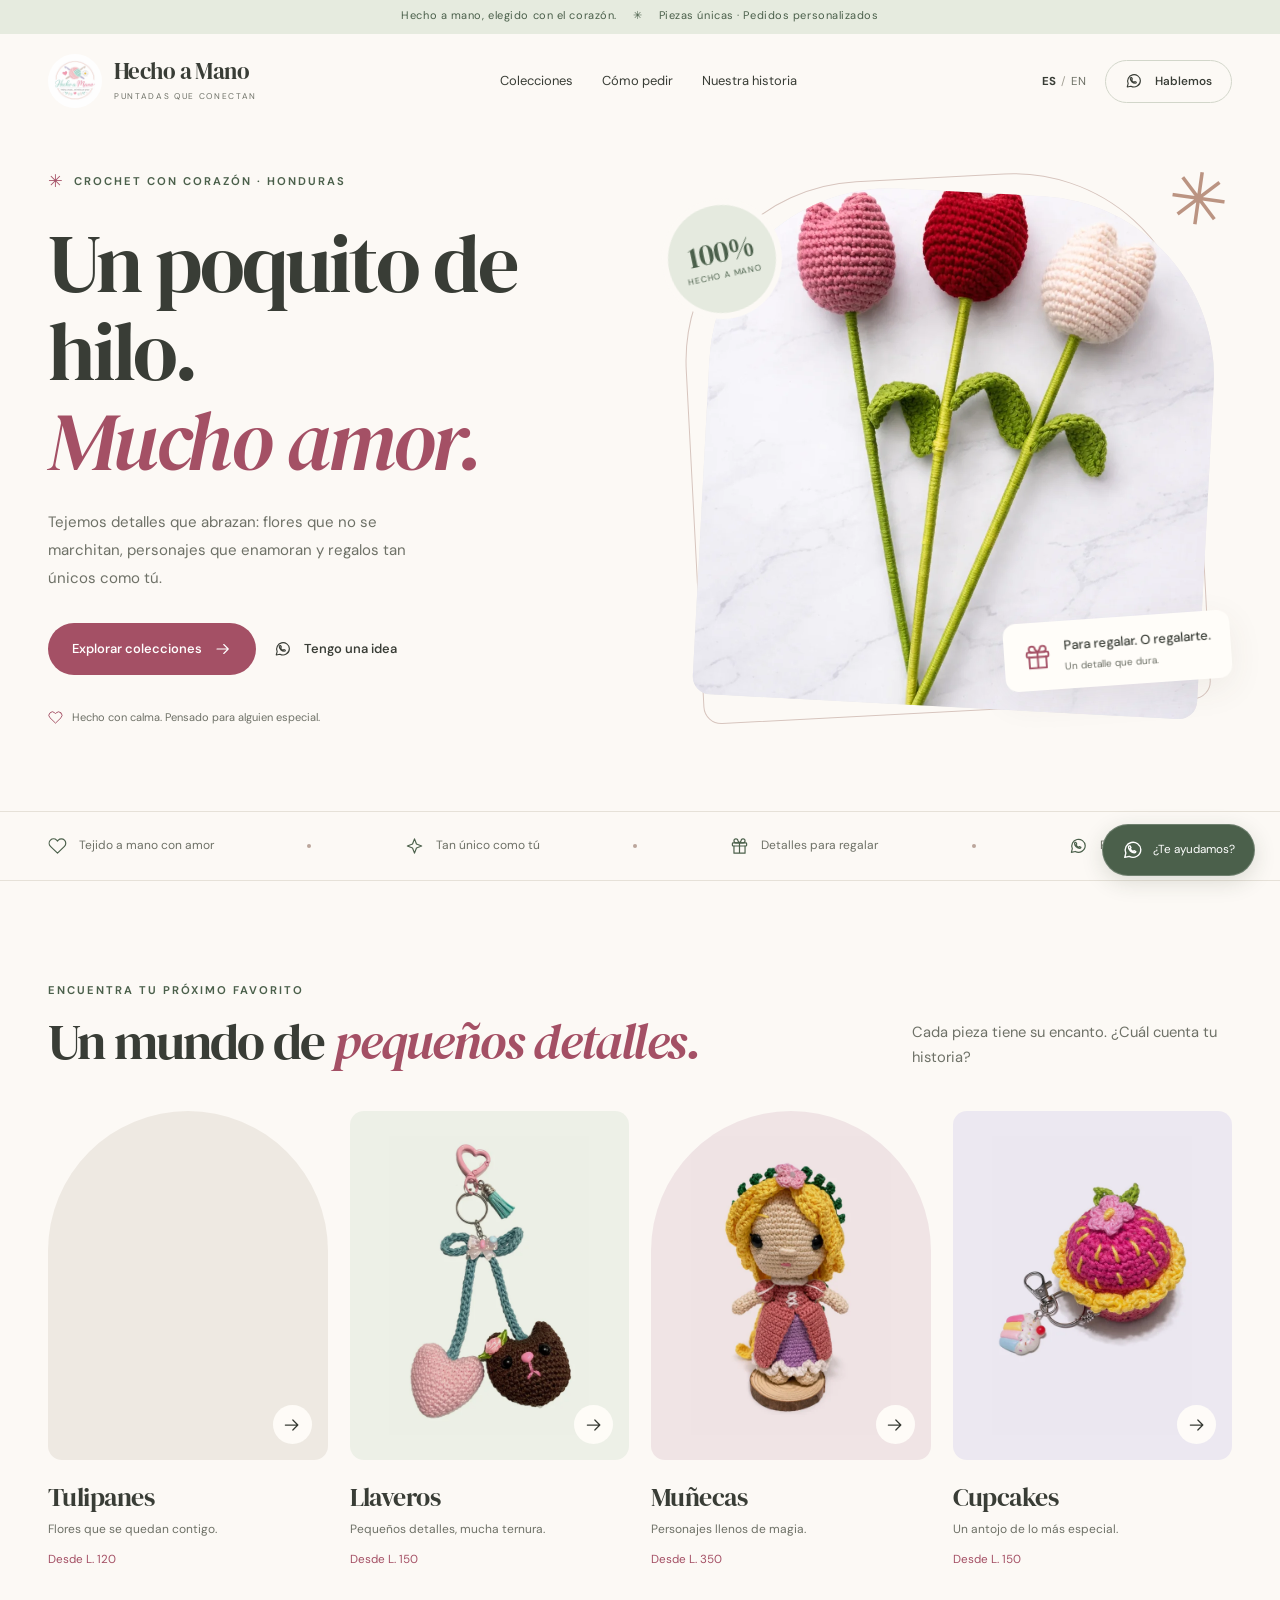
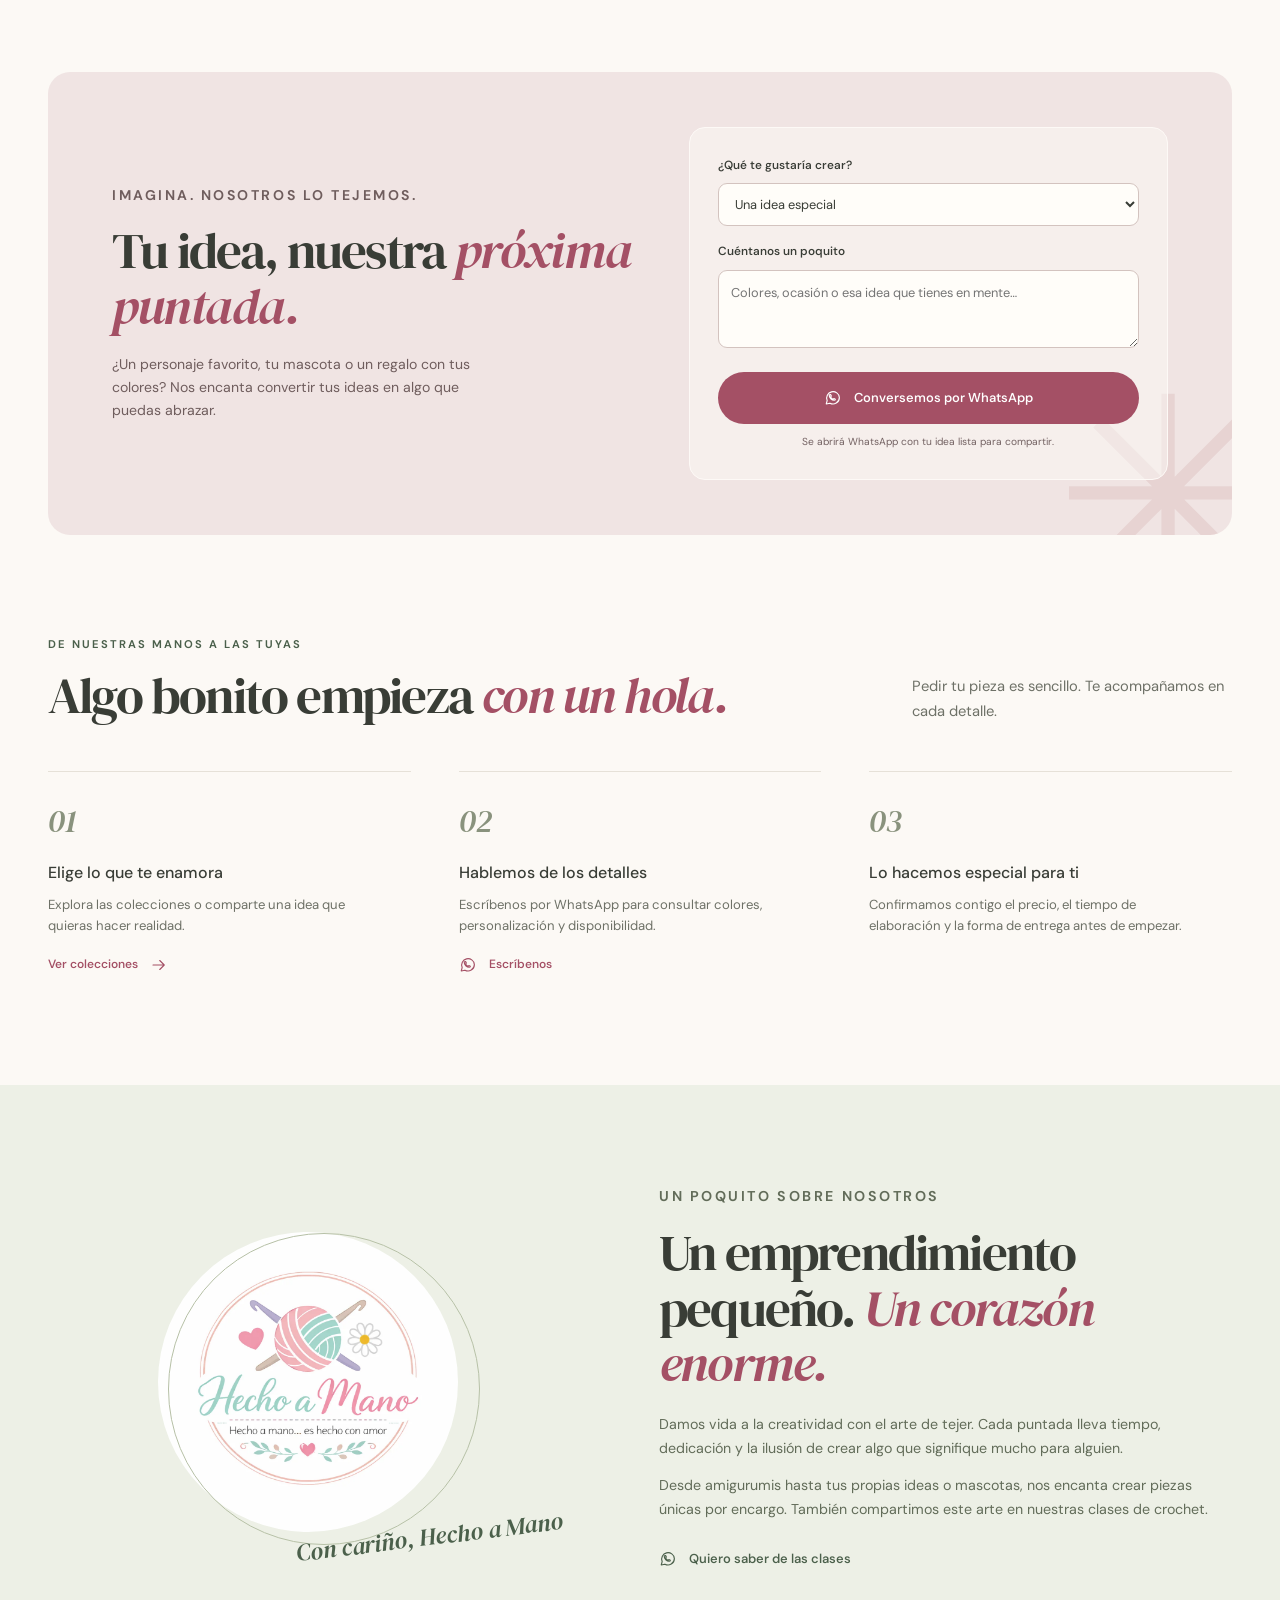
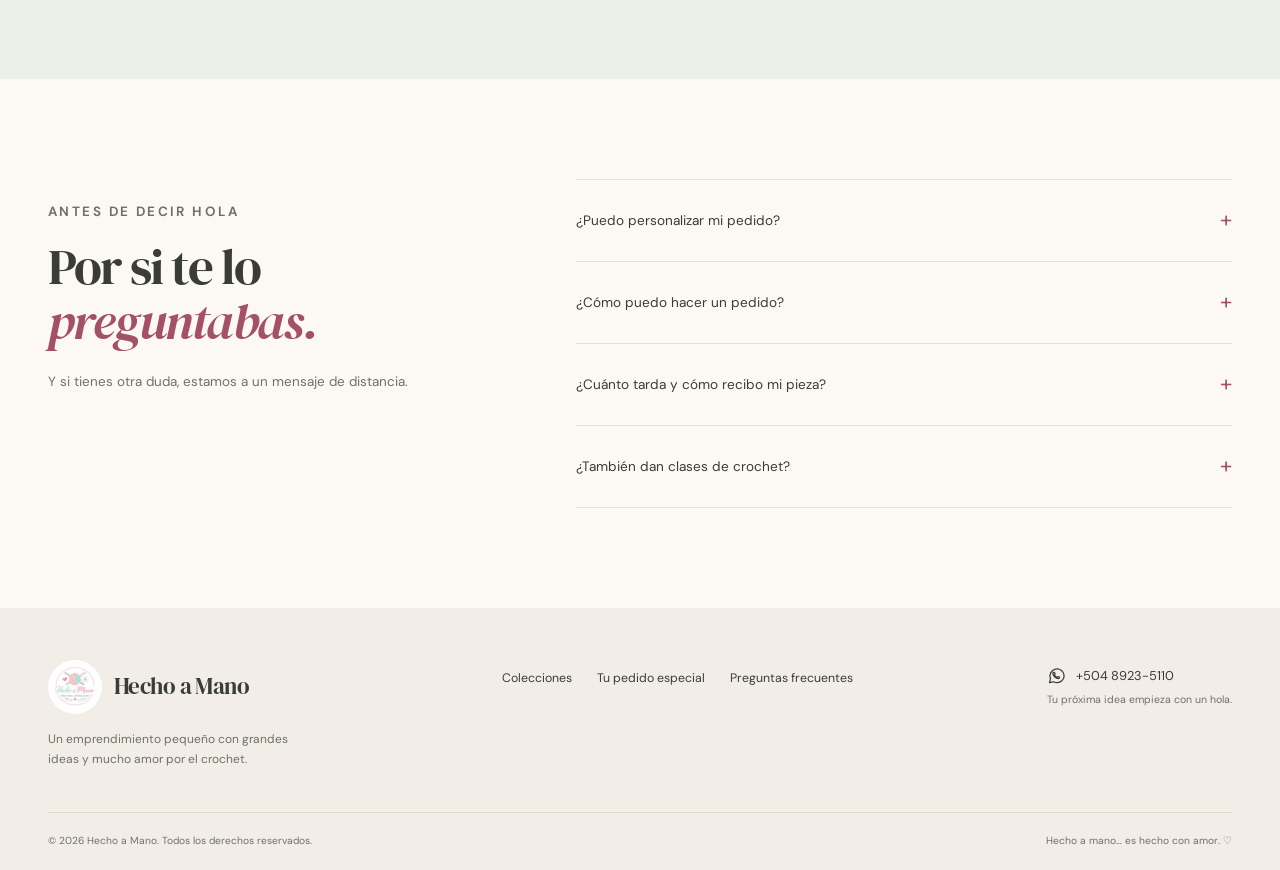
<file: index.html>
<!DOCTYPE html>
<html lang="es">
<head>
  <meta charset="UTF-8">
  <meta name="viewport" content="width=device-width, initial-scale=1.0">
  <meta name="theme-color" content="#fcf9f5">
  <title>Crochet con corazón · Hecho a Mano</title>
  <meta name="description" content="Piezas únicas tejidas a mano en Honduras. Descubre tulipanes, llaveros, muñecas y cupcakes de crochet. Personaliza tu pedido por WhatsApp.">
  <link rel="canonical" href="https://hecho-mano.com/">
  <meta property="og:title" content="Crochet con corazón · Hecho a Mano">
  <meta property="og:description" content="Piezas únicas tejidas a mano en Honduras. Descubre tulipanes, llaveros, muñecas y cupcakes de crochet. Personaliza tu pedido por WhatsApp.">
  <meta property="og:type" content="website">
  <meta property="og:locale" content="es_HN">
  <meta property="og:url" content="https://hecho-mano.com/">
  <meta property="og:image" content="https://hecho-mano.com/images/web/tulipan-modelo.webp">
  <link rel="icon" href="images/web/logo-small.webp" type="image/webp">
  <link rel="preload" href="fonts/dm-sans-normal.woff2" as="font" type="font/woff2" crossorigin>
  <link rel="preload" href="fonts/dm-serif-display-normal.woff2" as="font" type="font/woff2" crossorigin>
  <link rel="stylesheet" href="styles.css">
  <script src="app.js" defer></script>
</head>
<body data-page="home">

<a class="skip-link" href="#main"><span data-es="Saltar al contenido" data-en="Skip to content" >Saltar al contenido</span></a>
<div class="announcement"><span data-es="Hecho a mano, elegido con el corazón." data-en="Handmade with care. Chosen with love." >Hecho a mano, elegido con el corazón.</span><span data-es="Piezas únicas · Pedidos personalizados" data-en="Unique pieces · Custom orders" >Piezas únicas · Pedidos personalizados</span></div>
<header class="site-header" id="site-header">
  <div class="wrap header-inner">
    <a class="brand" href="index.html" aria-label="Hecho a Mano — Inicio">
      <img src="images/web/logo-small.webp" alt="Logo de Hecho a Mano" width="54" height="54">
      <span><span class="brand-name">Hecho a Mano</span><span data-es="PUNTADAS QUE CONECTAN" data-en="STITCHES THAT CONNECT" class="brand-note">PUNTADAS QUE CONECTAN</span></span>
    </a>
    <nav class="main-nav" id="main-nav" aria-label="Navegación principal" data-aria-es="Navegación principal" data-aria-en="Main navigation">
      <a href="#colecciones"><span data-es="Colecciones" data-en="Collections" >Colecciones</span></a>
      <a href="#como-pedir"><span data-es="Cómo pedir" data-en="How to order" >Cómo pedir</span></a>
      <a href="#historia"><span data-es="Nuestra historia" data-en="Our story" >Nuestra historia</span></a>
    </nav>
    <div class="header-actions">
      <button class="language-button" id="language-button" type="button" aria-label="Switch to English"><span class="chosen" lang="es">ES</span><span lang="en">EN</span></button>
      <a class="button button-outline button-small" href="https://wa.me/50489235110?text=%C2%A1Hola%2C+Hecho+a+Mano%21+Me+gustar%C3%ADa+saber+m%C3%A1s+sobre+sus+piezas+tejidas+y+hacer+un+pedido." data-whatsapp-es="¡Hola, Hecho a Mano! Me gustaría saber más sobre sus piezas tejidas y hacer un pedido." data-whatsapp-en="Hello, Hecho a Mano! I&#x27;d like to learn more about your crochet pieces and place an order." target="_blank" rel="noopener noreferrer" ><svg class="whatsapp" viewBox="0 0 24 24" fill="none" stroke="currentColor" stroke-width="1.5" stroke-linecap="round" stroke-linejoin="round" aria-hidden="true"><path d="M20.5 11.5a8.5 8.5 0 0 1-12.6 7.4L3 20l1.2-4.6A8.5 8.5 0 1 1 20.5 11.5Z"/><path d="M8 7.5c-.5 0-1 .5-1 1.3 0 2.9 3.4 6.2 6.5 6.2.8 0 1.6-.7 1.6-1.3l-2-1-1 1c-1.5-.6-2.7-1.8-3.3-3.2l1-1-1-2Z"/></svg><span data-es="Hablemos" data-en="Let’s talk" >Hablemos</span></a>
      <button class="menu-toggle" id="menu-toggle" type="button" aria-label="Abrir menú" data-aria-es="Abrir o cerrar menú" data-aria-en="Open or close menu" aria-expanded="false" aria-controls="main-nav"><svg class="menu" viewBox="0 0 24 24" fill="none" stroke="currentColor" stroke-width="1.5" stroke-linecap="round" stroke-linejoin="round" aria-hidden="true"><path d="M4 7h16M4 12h16M4 17h16"/></svg></button>
    </div>
  </div>
</header>

<main id="main">
  <section class="hero wrap" aria-labelledby="hero-title">
    <div class="hero-copy">
      <p class="eyebrow"><span class="little-flower" aria-hidden="true">✳</span><span data-es="Crochet con corazón · Honduras" data-en="Crochet with heart · Honduras" >Crochet con corazón · Honduras</span></p>
      <h1 id="hero-title"><span data-es="Un poquito de hilo." data-en="A little yarn." >Un poquito de hilo.</span><em data-es="Mucho amor." data-en="A lot of love." >Mucho amor.</em></h1>
      <p data-es="Tejemos detalles que abrazan: flores que no se marchitan, personajes que enamoran y regalos tan únicos como tú." data-en="We crochet little things that feel like a hug: flowers that never fade, lovable characters, and gifts as unique as you." class="hero-description">Tejemos detalles que abrazan: flores que no se marchitan, personajes que enamoran y regalos tan únicos como tú.</p>
      <div class="hero-buttons"><a class="button button-primary" href="#colecciones"><span data-es="Explorar colecciones" data-en="Explore collections" >Explorar colecciones</span><svg class="arrow" viewBox="0 0 24 24" fill="none" stroke="currentColor" stroke-width="1.5" stroke-linecap="round" stroke-linejoin="round" aria-hidden="true"><path d="M4 12h15m-6-6 6 6-6 6"/></svg></a><a class="text-link" href="https://wa.me/50489235110?text=%C2%A1Hola%2C+Hecho+a+Mano%21+Me+gustar%C3%ADa+cotizar+una+pieza+personalizada." data-whatsapp-es="¡Hola, Hecho a Mano! Me gustaría cotizar una pieza personalizada." data-whatsapp-en="Hello, Hecho a Mano! I&#x27;d like a quote for a custom crochet piece." target="_blank" rel="noopener noreferrer" ><svg class="whatsapp" viewBox="0 0 24 24" fill="none" stroke="currentColor" stroke-width="1.5" stroke-linecap="round" stroke-linejoin="round" aria-hidden="true"><path d="M20.5 11.5a8.5 8.5 0 0 1-12.6 7.4L3 20l1.2-4.6A8.5 8.5 0 1 1 20.5 11.5Z"/><path d="M8 7.5c-.5 0-1 .5-1 1.3 0 2.9 3.4 6.2 6.5 6.2.8 0 1.6-.7 1.6-1.3l-2-1-1 1c-1.5-.6-2.7-1.8-3.3-3.2l1-1-1-2Z"/></svg><span data-es="Tengo una idea" data-en="I have an idea" >Tengo una idea</span></a></div>
      <p class="hero-note"><svg class="heart" viewBox="0 0 24 24" fill="none" stroke="currentColor" stroke-width="1.5" stroke-linecap="round" stroke-linejoin="round" aria-hidden="true"><path d="M20.8 4.6a5.5 5.5 0 0 0-7.8 0L12 5.7l-1.1-1.1a5.5 5.5 0 0 0-7.8 7.8L12 21l8.8-8.6a5.5 5.5 0 0 0 0-7.8Z"/></svg><span data-es="Hecho con calma. Pensado para alguien especial." data-en="Made with care. Meant for someone special." >Hecho con calma. Pensado para alguien especial.</span></p>
    </div>
    <div class="hero-art">
      <div class="hero-photo"><img class="" src="images/web/tulip1.webp" srcset="images/web/tulip1-small.webp 480w, images/web/tulip1.webp 1000w" sizes="(max-width: 640px) 85vw, 42vw" alt="Tres tulipanes tejidos en tonos rosa, rojo y crema" data-alt-es="Tres tulipanes tejidos en tonos rosa, rojo y crema" data-alt-en="Three crocheted tulips in pink, red, and cream" fetchpriority="high" decoding="async"></div>
      <div class="hero-stamp"><b>100%</b><span data-es="hecho a mano" data-en="handmade" >hecho a mano</span></div>
      <span class="hero-spark" aria-hidden="true">✳</span>
      <div class="hero-label"><svg class="gift" viewBox="0 0 24 24" fill="none" stroke="currentColor" stroke-width="1.5" stroke-linecap="round" stroke-linejoin="round" aria-hidden="true"><rect x="3" y="8" width="18" height="4" rx="1"/><path d="M5 12v9h14v-9M12 8v13M12 8H7.5A2.5 2.5 0 1 1 10 5.5L12 8Zm0 0h4.5A2.5 2.5 0 1 0 14 5.5L12 8Z"/></svg><div><strong data-es="Para regalar. O regalarte." data-en="To give. Or to keep." >Para regalar. O regalarte.</strong><small data-es="Un detalle que dura." data-en="A little joy that lasts." >Un detalle que dura.</small></div></div>
    </div>
  </section>
  <div class="values-strip"><div class="wrap values-inner">
    <div class="value-item"><svg class="heart" viewBox="0 0 24 24" fill="none" stroke="currentColor" stroke-width="1.5" stroke-linecap="round" stroke-linejoin="round" aria-hidden="true"><path d="M20.8 4.6a5.5 5.5 0 0 0-7.8 0L12 5.7l-1.1-1.1a5.5 5.5 0 0 0-7.8 7.8L12 21l8.8-8.6a5.5 5.5 0 0 0 0-7.8Z"/></svg><span data-es="Tejido a mano con amor" data-en="Crocheted by hand with love" >Tejido a mano con amor</span></div><span class="value-separator" aria-hidden="true"></span>
    <div class="value-item"><svg class="spark" viewBox="0 0 24 24" fill="none" stroke="currentColor" stroke-width="1.5" stroke-linecap="round" stroke-linejoin="round" aria-hidden="true"><path d="m12 3 2.5 6.5L21 12l-6.5 2.5L12 21l-2.5-6.5L3 12l6.5-2.5L12 3Z"/></svg><span data-es="Tan único como tú" data-en="As unique as you" >Tan único como tú</span></div><span class="value-separator" aria-hidden="true"></span>
    <div class="value-item"><svg class="gift" viewBox="0 0 24 24" fill="none" stroke="currentColor" stroke-width="1.5" stroke-linecap="round" stroke-linejoin="round" aria-hidden="true"><rect x="3" y="8" width="18" height="4" rx="1"/><path d="M5 12v9h14v-9M12 8v13M12 8H7.5A2.5 2.5 0 1 1 10 5.5L12 8Zm0 0h4.5A2.5 2.5 0 1 0 14 5.5L12 8Z"/></svg><span data-es="Detalles para regalar" data-en="Thoughtful little gifts" >Detalles para regalar</span></div><span class="value-separator" aria-hidden="true"></span>
    <div class="value-item"><svg class="whatsapp" viewBox="0 0 24 24" fill="none" stroke="currentColor" stroke-width="1.5" stroke-linecap="round" stroke-linejoin="round" aria-hidden="true"><path d="M20.5 11.5a8.5 8.5 0 0 1-12.6 7.4L3 20l1.2-4.6A8.5 8.5 0 1 1 20.5 11.5Z"/><path d="M8 7.5c-.5 0-1 .5-1 1.3 0 2.9 3.4 6.2 6.5 6.2.8 0 1.6-.7 1.6-1.3l-2-1-1 1c-1.5-.6-2.7-1.8-3.3-3.2l1-1-1-2Z"/></svg><span data-es="Pedidos por WhatsApp" data-en="Order on WhatsApp" >Pedidos por WhatsApp</span></div>
  </div></div>
  <section class="wrap section" id="colecciones" aria-labelledby="collections-title">
    <div class="section-heading reveal"><div><p class="eyebrow"><span data-es="Encuentra tu próximo favorito" data-en="Find your next favorite" >Encuentra tu próximo favorito</span></p><h2 id="collections-title"><span data-es="Un mundo de" data-en="A world of" >Un mundo de</span> <em><span data-es="pequeños detalles." data-en="little wonders." >pequeños detalles.</span></em></h2></div><p data-es="Cada pieza tiene su encanto. ¿Cuál cuenta tu historia?" data-en="Every piece has its own charm. Which one tells your story?" >Cada pieza tiene su encanto. ¿Cuál cuenta tu historia?</p></div>
    <div class="collection-grid"><a class="collection-card reveal" href="tulipanes.html"><div class="collection-image photo"><img class="" src="images/web/tulip1.webp" srcset="images/web/tulip1-small.webp 480w, images/web/tulip1.webp 1000w" sizes="(max-width: 640px) 45vw, (max-width: 900px) 45vw, 24vw" alt="Tulipanes tejidos a mano" data-alt-es="Tulipanes tejidos a mano" data-alt-en="Tulips crocheted by hand" loading="lazy" decoding="async"><span class="collection-arrow"><svg class="arrow" viewBox="0 0 24 24" fill="none" stroke="currentColor" stroke-width="1.5" stroke-linecap="round" stroke-linejoin="round" aria-hidden="true"><path d="M4 12h15m-6-6 6 6-6 6"/></svg></span></div><div class="collection-info"><h3 data-es="Tulipanes" data-en="Tulips" >Tulipanes</h3><p data-es="Flores que se quedan contigo." data-en="Flowers to keep forever." >Flores que se quedan contigo.</p><span data-es="Desde L. 120" data-en="From L. 120" class="from-price">Desde L. 120</span></div></a><a class="collection-card reveal" href="llaveros.html"><div class="collection-image "><img class="" src="images/web/llavero1.webp" srcset="images/web/llavero1-small.webp 480w, images/web/llavero1.webp 1000w" sizes="(max-width: 640px) 45vw, (max-width: 900px) 45vw, 24vw" alt="Llaveros tejidos a mano" data-alt-es="Llaveros tejidos a mano" data-alt-en="Keychains crocheted by hand" loading="lazy" decoding="async"><span class="collection-arrow"><svg class="arrow" viewBox="0 0 24 24" fill="none" stroke="currentColor" stroke-width="1.5" stroke-linecap="round" stroke-linejoin="round" aria-hidden="true"><path d="M4 12h15m-6-6 6 6-6 6"/></svg></span></div><div class="collection-info"><h3 data-es="Llaveros" data-en="Keychains" >Llaveros</h3><p data-es="Pequeños detalles, mucha ternura." data-en="Little details, lots of charm." >Pequeños detalles, mucha ternura.</p><span data-es="Desde L. 150" data-en="From L. 150" class="from-price">Desde L. 150</span></div></a><a class="collection-card reveal" href="munecas.html"><div class="collection-image "><img class="" src="images/web/rapunzel1.webp" srcset="images/web/rapunzel1-small.webp 480w, images/web/rapunzel1.webp 1000w" sizes="(max-width: 640px) 45vw, (max-width: 900px) 45vw, 24vw" alt="Muñecas tejidos a mano" data-alt-es="Muñecas tejidos a mano" data-alt-en="Dolls crocheted by hand" loading="lazy" decoding="async"><span class="collection-arrow"><svg class="arrow" viewBox="0 0 24 24" fill="none" stroke="currentColor" stroke-width="1.5" stroke-linecap="round" stroke-linejoin="round" aria-hidden="true"><path d="M4 12h15m-6-6 6 6-6 6"/></svg></span></div><div class="collection-info"><h3 data-es="Muñecas" data-en="Dolls" >Muñecas</h3><p data-es="Personajes llenos de magia." data-en="Characters with a little magic." >Personajes llenos de magia.</p><span data-es="Desde L. 350" data-en="From L. 350" class="from-price">Desde L. 350</span></div></a><a class="collection-card reveal" href="cupcakes.html"><div class="collection-image "><img class="" src="images/web/cupcake1.webp" srcset="images/web/cupcake1-small.webp 480w, images/web/cupcake1.webp 1000w" sizes="(max-width: 640px) 45vw, (max-width: 900px) 45vw, 24vw" alt="Cupcakes tejidos a mano" data-alt-es="Cupcakes tejidos a mano" data-alt-en="Cupcakes crocheted by hand" loading="lazy" decoding="async"><span class="collection-arrow"><svg class="arrow" viewBox="0 0 24 24" fill="none" stroke="currentColor" stroke-width="1.5" stroke-linecap="round" stroke-linejoin="round" aria-hidden="true"><path d="M4 12h15m-6-6 6 6-6 6"/></svg></span></div><div class="collection-info"><h3 data-es="Cupcakes" data-en="Cupcakes" >Cupcakes</h3><p data-es="Un antojo de lo más especial." data-en="A little treat, a lot of joy." >Un antojo de lo más especial.</p><span data-es="Desde L. 150" data-en="From L. 150" class="from-price">Desde L. 150</span></div></a></div>
  </section>
  <section class="custom-section wrap" id="personaliza" aria-labelledby="custom-title">
    <div class="custom-copy"><p class="eyebrow"><span data-es="Imagina. Nosotros lo tejemos." data-en="Imagine it. We’ll crochet it." >Imagina. Nosotros lo tejemos.</span></p><h2 id="custom-title"><span data-es="Tu idea, nuestra" data-en="Your idea, our" >Tu idea, nuestra</span> <em><span data-es="próxima puntada." data-en="next stitch." >próxima puntada.</span></em></h2><p data-es="¿Un personaje favorito, tu mascota o un regalo con tus colores? Nos encanta convertir tus ideas en algo que puedas abrazar." data-en="A favorite character, your pet, or a gift in your colors? We love turning your ideas into something you can hold." >¿Un personaje favorito, tu mascota o un regalo con tus colores? Nos encanta convertir tus ideas en algo que puedas abrazar.</p></div>
    <div class="custom-form">
      <label for="custom-type"><span data-es="¿Qué te gustaría crear?" data-en="What would you like to create?" >¿Qué te gustaría crear?</span></label>
      <select id="custom-type"><option value="especial" data-es="Una idea especial" data-en="Something special">Una idea especial</option><option value="tulipanes" data-es="Tulipanes" data-en="Tulips">Tulipanes</option><option value="llaveros" data-es="Llaveros" data-en="Keychains">Llaveros</option><option value="munecas" data-es="Muñecas o personajes" data-en="Dolls or characters">Muñecas o personajes</option><option value="cupcakes" data-es="Cupcakes" data-en="Cupcakes">Cupcakes</option></select>
      <label for="custom-idea"><span data-es="Cuéntanos un poquito" data-en="Tell us a little more" >Cuéntanos un poquito</span></label>
      <textarea id="custom-idea" maxlength="600" placeholder="Colores, ocasión o esa idea que tienes en mente…" data-placeholder-es="Colores, ocasión o esa idea que tienes en mente…" data-placeholder-en="Colors, the occasion, or that idea you have in mind…" rows="2"></textarea>
      <a class="button button-primary" href="https://wa.me/50489235110?text=%C2%A1Hola%2C+Hecho+a+Mano%21+Me+gustar%C3%ADa+cotizar+una+pieza+personalizada." data-whatsapp-es="¡Hola, Hecho a Mano! Me gustaría cotizar una pieza personalizada." data-whatsapp-en="Hello, Hecho a Mano! I&#x27;d like a quote for a custom crochet piece." target="_blank" rel="noopener noreferrer" id="custom-order"><svg class="whatsapp" viewBox="0 0 24 24" fill="none" stroke="currentColor" stroke-width="1.5" stroke-linecap="round" stroke-linejoin="round" aria-hidden="true"><path d="M20.5 11.5a8.5 8.5 0 0 1-12.6 7.4L3 20l1.2-4.6A8.5 8.5 0 1 1 20.5 11.5Z"/><path d="M8 7.5c-.5 0-1 .5-1 1.3 0 2.9 3.4 6.2 6.5 6.2.8 0 1.6-.7 1.6-1.3l-2-1-1 1c-1.5-.6-2.7-1.8-3.3-3.2l1-1-1-2Z"/></svg><span data-es="Conversemos por WhatsApp" data-en="Let’s chat on WhatsApp" >Conversemos por WhatsApp</span></a>
      <p data-es="Se abrirá WhatsApp con tu idea lista para compartir." data-en="WhatsApp will open with your idea ready to share." class="form-note">Se abrirá WhatsApp con tu idea lista para compartir.</p>
    </div>
  </section>
  <section class="wrap section" id="como-pedir" aria-labelledby="steps-title">
    <div class="section-heading reveal"><div><p class="eyebrow"><span data-es="De nuestras manos a las tuyas" data-en="From our hands to yours" >De nuestras manos a las tuyas</span></p><h2 id="steps-title"><span data-es="Algo bonito empieza" data-en="Something lovely starts" >Algo bonito empieza</span> <em><span data-es="con un hola." data-en="with a hello." >con un hola.</span></em></h2></div><p data-es="Pedir tu pieza es sencillo. Te acompañamos en cada detalle." data-en="Ordering your piece is easy. We’ll help with every little detail." >Pedir tu pieza es sencillo. Te acompañamos en cada detalle.</p></div>
    <div class="steps-grid">
      <article class="step reveal"><span class="step-number">01</span><h3 data-es="Elige lo que te enamora" data-en="Find something you love" >Elige lo que te enamora</h3><p data-es="Explora las colecciones o comparte una idea que quieras hacer realidad." data-en="Browse our collections or share an idea you’d love to bring to life." >Explora las colecciones o comparte una idea que quieras hacer realidad.</p><a class="text-link" href="#colecciones"><span data-es="Ver colecciones" data-en="Browse collections" >Ver colecciones</span><svg class="arrow" viewBox="0 0 24 24" fill="none" stroke="currentColor" stroke-width="1.5" stroke-linecap="round" stroke-linejoin="round" aria-hidden="true"><path d="M4 12h15m-6-6 6 6-6 6"/></svg></a></article>
      <article class="step reveal"><span class="step-number">02</span><h3 data-es="Hablemos de los detalles" data-en="Let’s talk about the details" >Hablemos de los detalles</h3><p data-es="Escríbenos por WhatsApp para consultar colores, personalización y disponibilidad." data-en="Message us on WhatsApp to discuss colors, personalization, and availability." >Escríbenos por WhatsApp para consultar colores, personalización y disponibilidad.</p><a class="text-link" href="https://wa.me/50489235110?text=%C2%A1Hola%2C+Hecho+a+Mano%21+Me+gustar%C3%ADa+saber+m%C3%A1s+sobre+sus+piezas+tejidas+y+hacer+un+pedido." data-whatsapp-es="¡Hola, Hecho a Mano! Me gustaría saber más sobre sus piezas tejidas y hacer un pedido." data-whatsapp-en="Hello, Hecho a Mano! I&#x27;d like to learn more about your crochet pieces and place an order." target="_blank" rel="noopener noreferrer" ><svg class="whatsapp" viewBox="0 0 24 24" fill="none" stroke="currentColor" stroke-width="1.5" stroke-linecap="round" stroke-linejoin="round" aria-hidden="true"><path d="M20.5 11.5a8.5 8.5 0 0 1-12.6 7.4L3 20l1.2-4.6A8.5 8.5 0 1 1 20.5 11.5Z"/><path d="M8 7.5c-.5 0-1 .5-1 1.3 0 2.9 3.4 6.2 6.5 6.2.8 0 1.6-.7 1.6-1.3l-2-1-1 1c-1.5-.6-2.7-1.8-3.3-3.2l1-1-1-2Z"/></svg><span data-es="Escríbenos" data-en="Send us a hello" >Escríbenos</span></a></article>
      <article class="step reveal"><span class="step-number">03</span><h3 data-es="Lo hacemos especial para ti" data-en="We make it special for you" >Lo hacemos especial para ti</h3><p data-es="Confirmamos contigo el precio, el tiempo de elaboración y la forma de entrega antes de empezar." data-en="We’ll confirm the price, creation time, and delivery arrangements with you before we begin." >Confirmamos contigo el precio, el tiempo de elaboración y la forma de entrega antes de empezar.</p></article>
    </div>
  </section>
  <section class="story-section section" id="historia" aria-labelledby="story-title"><div class="wrap story-grid">
    <div class="story-art reveal"><img src="images/web/logo.webp" alt="Hecho a Mano — Hecho a mano es hecho con amor" width="300" height="300" loading="lazy"><span data-es="Con cariño, Hecho a Mano" data-en="With love, Hecho a Mano" class="story-signature">Con cariño, Hecho a Mano</span></div>
    <div class="story-copy reveal"><p class="eyebrow"><span data-es="Un poquito sobre nosotros" data-en="A little about us" >Un poquito sobre nosotros</span></p><h2 id="story-title"><span data-es="Un emprendimiento pequeño." data-en="A small business." >Un emprendimiento pequeño.</span> <em><span data-es="Un corazón enorme." data-en="A whole lot of heart." >Un corazón enorme.</span></em></h2><p data-es="Damos vida a la creatividad con el arte de tejer. Cada puntada lleva tiempo, dedicación y la ilusión de crear algo que signifique mucho para alguien." data-en="We bring creativity to life through crochet. Every stitch carries time, care, and the hope of creating something that means a lot to someone." >Damos vida a la creatividad con el arte de tejer. Cada puntada lleva tiempo, dedicación y la ilusión de crear algo que signifique mucho para alguien.</p><p data-es="Desde amigurumis hasta tus propias ideas o mascotas, nos encanta crear piezas únicas por encargo. También compartimos este arte en nuestras clases de crochet." data-en="From amigurumi to your own ideas or pets, we love creating unique pieces to order. We also share this craft through our crochet classes." >Desde amigurumis hasta tus propias ideas o mascotas, nos encanta crear piezas únicas por encargo. También compartimos este arte en nuestras clases de crochet.</p><a class="text-link" href="https://wa.me/50489235110?text=%C2%A1Hola%2C+Hecho+a+Mano%21+Me+gustar%C3%ADa+recibir+informaci%C3%B3n+sobre+sus+clases+de+crochet." data-whatsapp-es="¡Hola, Hecho a Mano! Me gustaría recibir información sobre sus clases de crochet." data-whatsapp-en="Hello, Hecho a Mano! I’d like more information about your crochet classes." target="_blank" rel="noopener noreferrer" ><svg class="whatsapp" viewBox="0 0 24 24" fill="none" stroke="currentColor" stroke-width="1.5" stroke-linecap="round" stroke-linejoin="round" aria-hidden="true"><path d="M20.5 11.5a8.5 8.5 0 0 1-12.6 7.4L3 20l1.2-4.6A8.5 8.5 0 1 1 20.5 11.5Z"/><path d="M8 7.5c-.5 0-1 .5-1 1.3 0 2.9 3.4 6.2 6.5 6.2.8 0 1.6-.7 1.6-1.3l-2-1-1 1c-1.5-.6-2.7-1.8-3.3-3.2l1-1-1-2Z"/></svg><span data-es="Quiero saber de las clases" data-en="Tell me about the classes" >Quiero saber de las clases</span></a></div>
  </div></section>
  <section class="wrap section faq-grid" id="preguntas" aria-labelledby="faq-title"><div class="reveal"><p class="eyebrow"><span data-es="Antes de decir hola" data-en="Before you say hello" >Antes de decir hola</span></p><h2 id="faq-title"><span data-es="Por si te lo" data-en="Just in case you’re" >Por si te lo</span> <em><span data-es="preguntabas." data-en="wondering." >preguntabas.</span></em></h2><p data-es="Y si tienes otra duda, estamos a un mensaje de distancia." data-en="And if you have another question, we’re just a message away." >Y si tienes otra duda, estamos a un mensaje de distancia.</p></div><div class="faq-list">
    <details><summary><span data-es="¿Puedo personalizar mi pedido?" data-en="Can I personalize my order?" >¿Puedo personalizar mi pedido?</span></summary><p data-es="¡Sí! Cuéntanos tu idea, colores favoritos o personaje por WhatsApp. Revisaremos los detalles contigo y te compartiremos una cotización." data-en="Yes! Share your idea, favorite colors, or character on WhatsApp. We’ll go over the details with you and prepare a quote." >¡Sí! Cuéntanos tu idea, colores favoritos o personaje por WhatsApp. Revisaremos los detalles contigo y te compartiremos una cotización.</p></details>
    <details><summary><span data-es="¿Cómo puedo hacer un pedido?" data-en="How do I place an order?" >¿Cómo puedo hacer un pedido?</span></summary><p data-es="Entra a una colección y elige “Pedir por WhatsApp” en la pieza que te guste. Se abrirá un chat con el producto en el mensaje. Tú lo revisas y lo envías." data-en="Open a collection and choose “Order on WhatsApp” on the piece you like. A chat will open with the product in the message. You can review and send it." >Entra a una colección y elige “Pedir por WhatsApp” en la pieza que te guste. Se abrirá un chat con el producto en el mensaje. Tú lo revisas y lo envías.</p></details>
    <details><summary><span data-es="¿Cuánto tarda y cómo recibo mi pieza?" data-en="How long does it take, and how will I receive it?" >¿Cuánto tarda y cómo recibo mi pieza?</span></summary><p data-es="El tiempo de elaboración depende de la pieza y de la personalización. Escríbenos para confirmar disponibilidad, tiempo y opciones de entrega antes de realizar tu pedido." data-en="Creation time depends on the piece and personalization. Message us to confirm availability, timing, and delivery options before placing your order." >El tiempo de elaboración depende de la pieza y de la personalización. Escríbenos para confirmar disponibilidad, tiempo y opciones de entrega antes de realizar tu pedido.</p></details>
    <details><summary><span data-es="¿También dan clases de crochet?" data-en="Do you also offer crochet classes?" >¿También dan clases de crochet?</span></summary><p data-es="Sí, ofrecemos clases para aprender y desarrollar tu creatividad. Consulta por WhatsApp los horarios, requisitos y disponibilidad." data-en="Yes, we offer classes to help you learn and explore your creativity. Ask us on WhatsApp about schedules, requirements, and availability." >Sí, ofrecemos clases para aprender y desarrollar tu creatividad. Consulta por WhatsApp los horarios, requisitos y disponibilidad.</p></details>
  </div></section>
</main>


<footer class="site-footer">
  <div class="wrap footer-top">
    <div class="footer-brand">
      <a class="brand" href="index.html"><img src="images/web/logo-small.webp" alt="Hecho a Mano" width="54" height="54"><span class="brand-name">Hecho a Mano</span></a>
      <p data-es="Un emprendimiento pequeño con grandes ideas y mucho amor por el crochet." data-en="A small business with big ideas and a love for crochet." >Un emprendimiento pequeño con grandes ideas y mucho amor por el crochet.</p>
    </div>
    <nav class="footer-nav" aria-label="Enlaces del pie de página" data-aria-es="Enlaces del pie de página" data-aria-en="Footer links">
      <a href="#colecciones"><span data-es="Colecciones" data-en="Collections" >Colecciones</span></a>
      <a href="#personaliza"><span data-es="Tu pedido especial" data-en="Your custom order" >Tu pedido especial</span></a>
      <a href="#preguntas"><span data-es="Preguntas frecuentes" data-en="FAQs" >Preguntas frecuentes</span></a>
    </nav>
    <div class="footer-contact"><a href="https://wa.me/50489235110?text=%C2%A1Hola%2C+Hecho+a+Mano%21+Me+gustar%C3%ADa+saber+m%C3%A1s+sobre+sus+piezas+tejidas+y+hacer+un+pedido." target="_blank" rel="noopener noreferrer"><svg class="whatsapp" viewBox="0 0 24 24" fill="none" stroke="currentColor" stroke-width="1.5" stroke-linecap="round" stroke-linejoin="round" aria-hidden="true"><path d="M20.5 11.5a8.5 8.5 0 0 1-12.6 7.4L3 20l1.2-4.6A8.5 8.5 0 1 1 20.5 11.5Z"/><path d="M8 7.5c-.5 0-1 .5-1 1.3 0 2.9 3.4 6.2 6.5 6.2.8 0 1.6-.7 1.6-1.3l-2-1-1 1c-1.5-.6-2.7-1.8-3.3-3.2l1-1-1-2Z"/></svg><span>+504 8923-5110</span></a><p data-es="Tu próxima idea empieza con un hola." data-en="Your next idea begins with a hello." >Tu próxima idea empieza con un hola.</p></div>
  </div>
  <div class="wrap footer-bottom"><p>© <span data-year>2026</span> Hecho a Mano. <span data-es="Todos los derechos reservados." data-en="All rights reserved." >Todos los derechos reservados.</span></p><p><span data-es="Hecho a mano… es hecho con amor." data-en="Made by hand… made with love." >Hecho a mano… es hecho con amor.</span> ♡</p></div>
</footer>
<a class="floating-contact" href="https://wa.me/50489235110?text=%C2%A1Hola%2C+Hecho+a+Mano%21+Me+gustar%C3%ADa+saber+m%C3%A1s+sobre+sus+piezas+tejidas+y+hacer+un+pedido." data-whatsapp-es="¡Hola, Hecho a Mano! Me gustaría saber más sobre sus piezas tejidas y hacer un pedido." data-whatsapp-en="Hello, Hecho a Mano! I&#x27;d like to learn more about your crochet pieces and place an order." target="_blank" rel="noopener noreferrer" aria-label="Escribir a Hecho a Mano por WhatsApp" data-aria-es="Escribir a Hecho a Mano por WhatsApp" data-aria-en="Message Hecho a Mano on WhatsApp"><svg class="whatsapp" viewBox="0 0 24 24" fill="none" stroke="currentColor" stroke-width="1.5" stroke-linecap="round" stroke-linejoin="round" aria-hidden="true"><path d="M20.5 11.5a8.5 8.5 0 0 1-12.6 7.4L3 20l1.2-4.6A8.5 8.5 0 1 1 20.5 11.5Z"/><path d="M8 7.5c-.5 0-1 .5-1 1.3 0 2.9 3.4 6.2 6.5 6.2.8 0 1.6-.7 1.6-1.3l-2-1-1 1c-1.5-.6-2.7-1.8-3.3-3.2l1-1-1-2Z"/></svg><span data-es="¿Te ayudamos?" data-en="Can we help?" >¿Te ayudamos?</span></a>


</body>
</html>
</file>
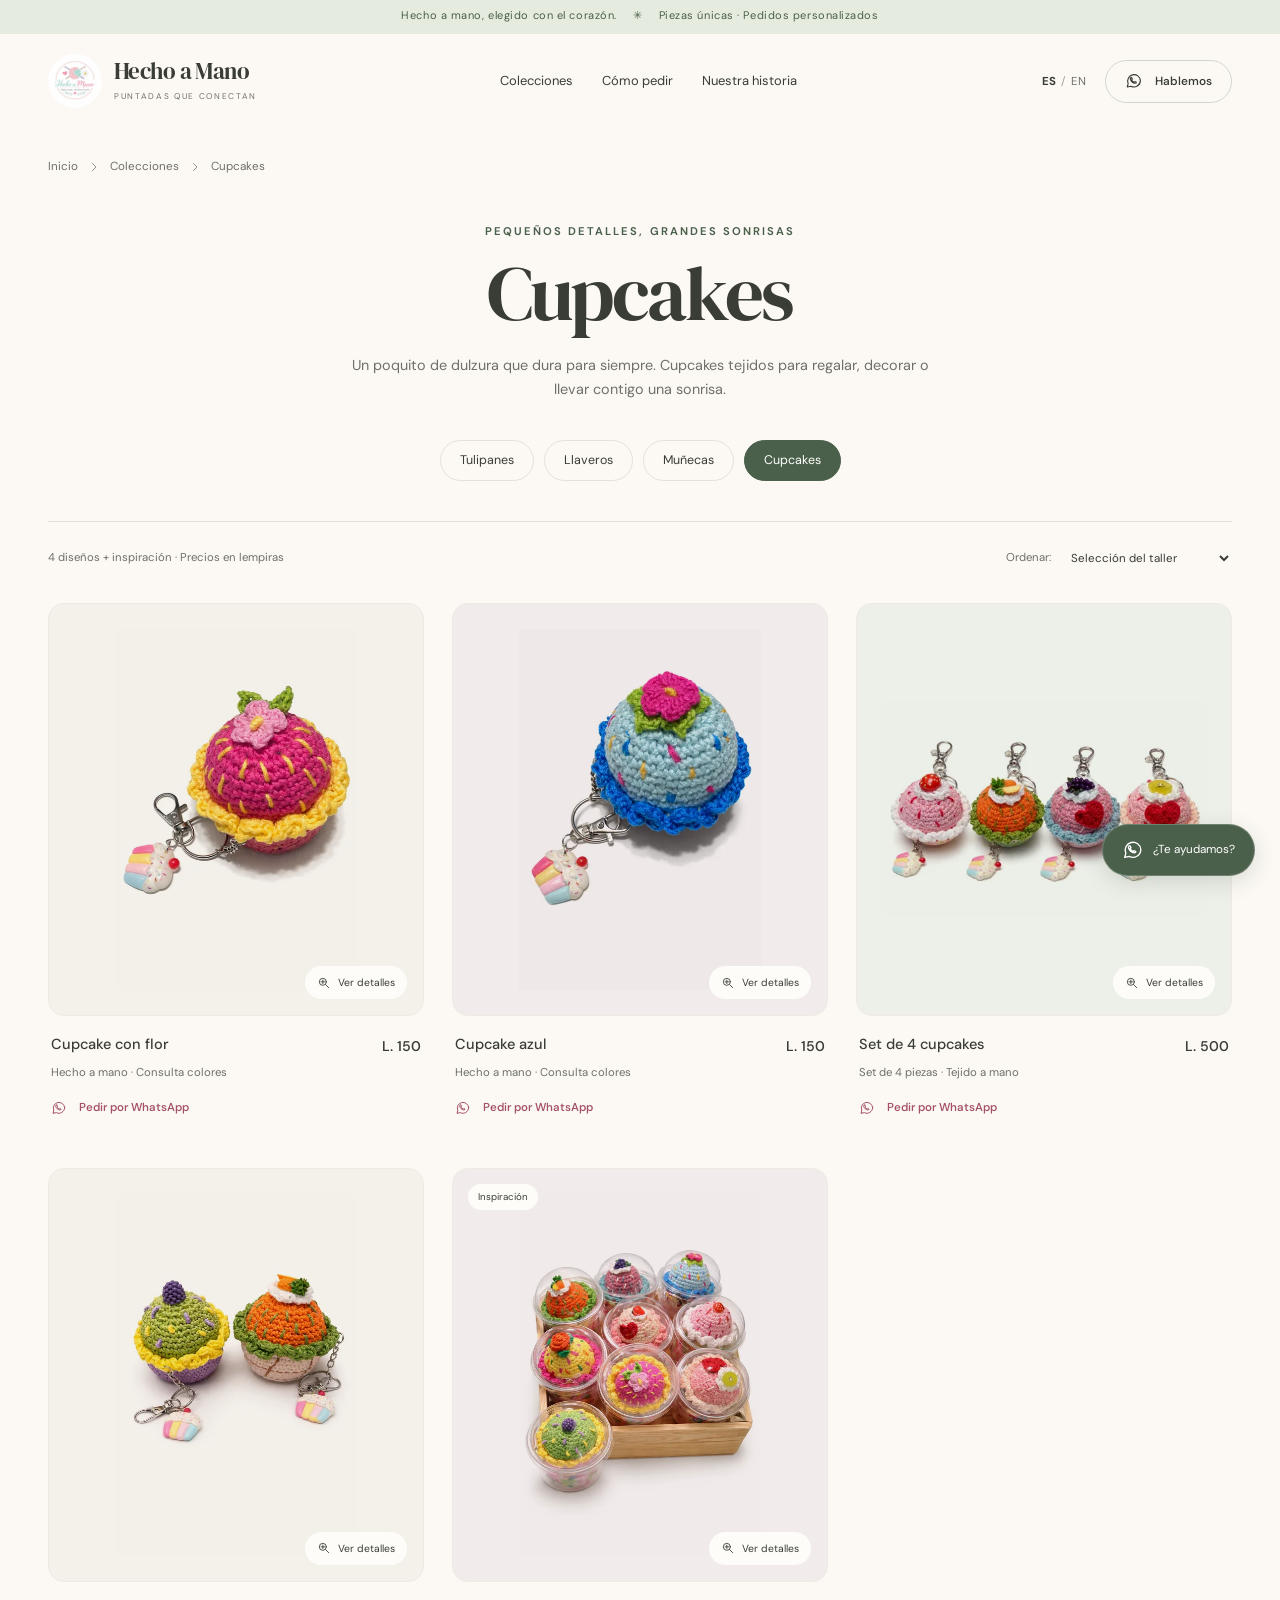
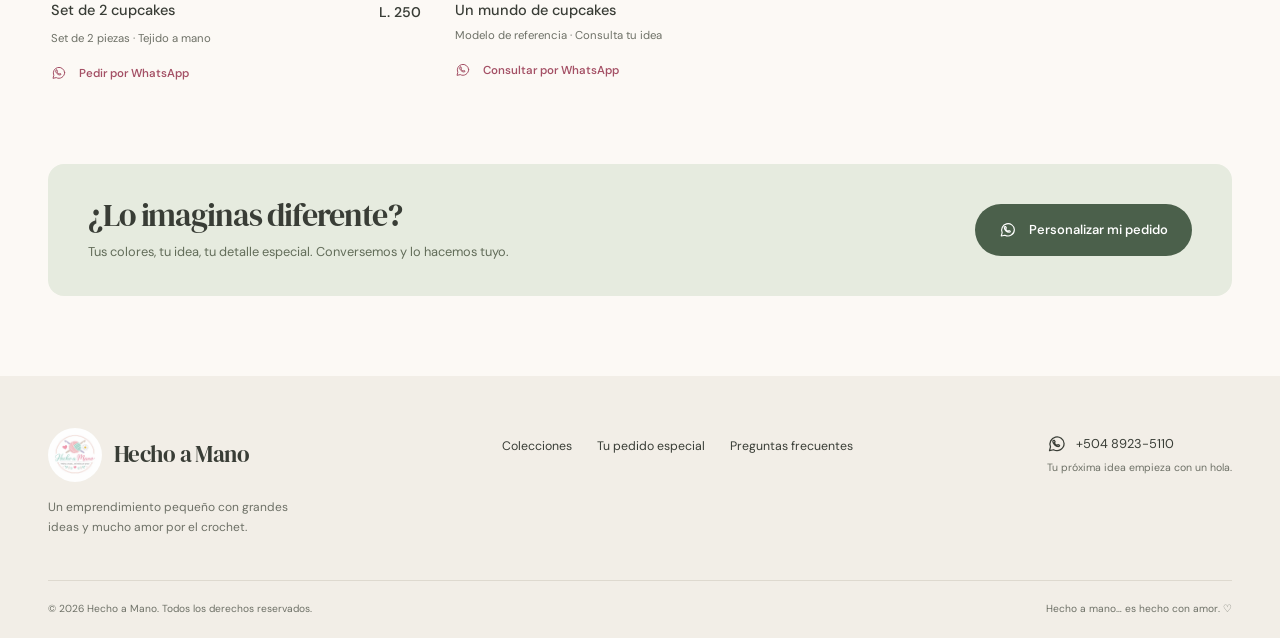
<file: cupcakes.html>
<!DOCTYPE html>
<html lang="es">
<head>
  <meta charset="UTF-8">
  <meta name="viewport" content="width=device-width, initial-scale=1.0">
  <meta name="theme-color" content="#fcf9f5">
  <title>Cupcakes · Hecho a Mano</title>
  <meta name="description" content="Un poquito de dulzura que dura para siempre. Cupcakes tejidos para regalar, decorar o llevar contigo una sonrisa.">
  <link rel="canonical" href="https://hecho-mano.com/cupcakes.html">
  <meta property="og:title" content="Cupcakes · Hecho a Mano">
  <meta property="og:description" content="Un poquito de dulzura que dura para siempre. Cupcakes tejidos para regalar, decorar o llevar contigo una sonrisa.">
  <meta property="og:type" content="website">
  <meta property="og:locale" content="es_HN">
  <meta property="og:url" content="https://hecho-mano.com/cupcakes.html">
  <meta property="og:image" content="https://hecho-mano.com/images/web/tulipan-modelo.webp">
  <link rel="icon" href="images/web/logo-small.webp" type="image/webp">
  <link rel="preload" href="fonts/dm-sans-normal.woff2" as="font" type="font/woff2" crossorigin>
  <link rel="preload" href="fonts/dm-serif-display-normal.woff2" as="font" type="font/woff2" crossorigin>
  <link rel="stylesheet" href="styles.css">
  <script src="app.js" defer></script>
</head>
<body data-page="cupcakes">

<a class="skip-link" href="#main"><span data-es="Saltar al contenido" data-en="Skip to content" >Saltar al contenido</span></a>
<div class="announcement"><span data-es="Hecho a mano, elegido con el corazón." data-en="Handmade with care. Chosen with love." >Hecho a mano, elegido con el corazón.</span><span data-es="Piezas únicas · Pedidos personalizados" data-en="Unique pieces · Custom orders" >Piezas únicas · Pedidos personalizados</span></div>
<header class="site-header" id="site-header">
  <div class="wrap header-inner">
    <a class="brand" href="index.html" aria-label="Hecho a Mano — Inicio">
      <img src="images/web/logo-small.webp" alt="Logo de Hecho a Mano" width="54" height="54">
      <span><span class="brand-name">Hecho a Mano</span><span data-es="PUNTADAS QUE CONECTAN" data-en="STITCHES THAT CONNECT" class="brand-note">PUNTADAS QUE CONECTAN</span></span>
    </a>
    <nav class="main-nav" id="main-nav" aria-label="Navegación principal" data-aria-es="Navegación principal" data-aria-en="Main navigation">
      <a href="index.html#colecciones"><span data-es="Colecciones" data-en="Collections" >Colecciones</span></a>
      <a href="index.html#como-pedir"><span data-es="Cómo pedir" data-en="How to order" >Cómo pedir</span></a>
      <a href="index.html#historia"><span data-es="Nuestra historia" data-en="Our story" >Nuestra historia</span></a>
    </nav>
    <div class="header-actions">
      <button class="language-button" id="language-button" type="button" aria-label="Switch to English"><span class="chosen" lang="es">ES</span><span lang="en">EN</span></button>
      <a class="button button-outline button-small" href="https://wa.me/50489235110?text=%C2%A1Hola%2C+Hecho+a+Mano%21+Me+gustar%C3%ADa+saber+m%C3%A1s+sobre+sus+piezas+tejidas+y+hacer+un+pedido." data-whatsapp-es="¡Hola, Hecho a Mano! Me gustaría saber más sobre sus piezas tejidas y hacer un pedido." data-whatsapp-en="Hello, Hecho a Mano! I&#x27;d like to learn more about your crochet pieces and place an order." target="_blank" rel="noopener noreferrer" ><svg class="whatsapp" viewBox="0 0 24 24" fill="none" stroke="currentColor" stroke-width="1.5" stroke-linecap="round" stroke-linejoin="round" aria-hidden="true"><path d="M20.5 11.5a8.5 8.5 0 0 1-12.6 7.4L3 20l1.2-4.6A8.5 8.5 0 1 1 20.5 11.5Z"/><path d="M8 7.5c-.5 0-1 .5-1 1.3 0 2.9 3.4 6.2 6.5 6.2.8 0 1.6-.7 1.6-1.3l-2-1-1 1c-1.5-.6-2.7-1.8-3.3-3.2l1-1-1-2Z"/></svg><span data-es="Hablemos" data-en="Let’s talk" >Hablemos</span></a>
      <button class="menu-toggle" id="menu-toggle" type="button" aria-label="Abrir menú" data-aria-es="Abrir o cerrar menú" data-aria-en="Open or close menu" aria-expanded="false" aria-controls="main-nav"><svg class="menu" viewBox="0 0 24 24" fill="none" stroke="currentColor" stroke-width="1.5" stroke-linecap="round" stroke-linejoin="round" aria-hidden="true"><path d="M4 7h16M4 12h16M4 17h16"/></svg></button>
    </div>
  </div>
</header>

<main id="main" class="wrap">
  <nav class="breadcrumb" aria-label="Ubicación" data-aria-es="Ubicación" data-aria-en="Breadcrumb"><a href="index.html"><span data-es="Inicio" data-en="Home" >Inicio</span></a><svg class="chevron" viewBox="0 0 24 24" fill="none" stroke="currentColor" stroke-width="1.5" stroke-linecap="round" stroke-linejoin="round" aria-hidden="true"><path d="m9 5 7 7-7 7"/></svg><a href="index.html#colecciones"><span data-es="Colecciones" data-en="Collections" >Colecciones</span></a><svg class="chevron" viewBox="0 0 24 24" fill="none" stroke="currentColor" stroke-width="1.5" stroke-linecap="round" stroke-linejoin="round" aria-hidden="true"><path d="m9 5 7 7-7 7"/></svg><span data-es="Cupcakes" data-en="Cupcakes" >Cupcakes</span></nav>
  <header class="catalog-heading"><p class="eyebrow"><span data-es="Pequeños detalles, grandes sonrisas" data-en="Little details, big smiles" >Pequeños detalles, grandes sonrisas</span></p><h1><span data-es="Cupcakes" data-en="Cupcakes" >Cupcakes</span></h1><p data-es="Un poquito de dulzura que dura para siempre. Cupcakes tejidos para regalar, decorar o llevar contigo una sonrisa." data-en="A little sweetness that lasts forever. Crocheted cupcakes to give, decorate with, or carry a smile along." >Un poquito de dulzura que dura para siempre. Cupcakes tejidos para regalar, decorar o llevar contigo una sonrisa.</p></header>
  <nav class="collection-tabs" aria-label="Colecciones" data-aria-es="Colecciones" data-aria-en="Collections"><a href="tulipanes.html" ><span data-es="Tulipanes" data-en="Tulips" >Tulipanes</span></a><a href="llaveros.html" ><span data-es="Llaveros" data-en="Keychains" >Llaveros</span></a><a href="munecas.html" ><span data-es="Muñecas" data-en="Dolls" >Muñecas</span></a><a href="cupcakes.html" aria-current=page><span data-es="Cupcakes" data-en="Cupcakes" >Cupcakes</span></a></nav>
  <div class="catalog-toolbar"><p data-es="4 diseños + inspiración · Precios en lempiras" data-en="4 designs + inspiration · Prices in HNL" >4 diseños + inspiración · Precios en lempiras</p><label class="sort-label" for="catalog-sort"><span data-es="Ordenar:" data-en="Sort:" >Ordenar:</span><select id="catalog-sort"><option value="featured" data-es="Selección del taller" data-en="Workshop selection">Selección del taller</option><option value="price-asc" data-es="Precio: menor a mayor" data-en="Price: low to high">Precio: menor a mayor</option><option value="price-desc" data-es="Precio: mayor a menor" data-en="Price: high to low">Precio: mayor a menor</option></select></label></div>
  <div class="product-grid" id="product-grid">
      <article class="product-card" id="cupcake-flor" data-price="150" data-original-order="0">
        <button class="product-image-button " type="button" data-product="cupcake-flor" aria-label="Ver detalles de Cupcake con flor" data-aria-es="Ver detalles de Cupcake con flor" data-aria-en="View details of Flower cupcake"><img class="" src="images/web/cupcake1.webp" srcset="images/web/cupcake1-small.webp 480w, images/web/cupcake1.webp 1000w" sizes="(max-width: 640px) 44vw, 30vw" alt="Cupcake con flor tejido a mano" data-alt-es="Cupcake con flor tejido a mano" data-alt-en="Flower cupcake crocheted by hand" fetchpriority="high" decoding="async"><span class="view-pill"><svg class="zoom" viewBox="0 0 24 24" fill="none" stroke="currentColor" stroke-width="1.5" stroke-linecap="round" stroke-linejoin="round" aria-hidden="true"><circle cx="10" cy="10" r="6"/><path d="m15 15 5 5M7 10h6m-3-3v6"/></svg><span data-es="Ver detalles" data-en="View details" >Ver detalles</span></span></button>
        <div class="product-info"><div class="product-title-row"><h2 data-es="Cupcake con flor" data-en="Flower cupcake" >Cupcake con flor</h2><p class="product-price">L. 150</p></div><p data-es="Hecho a mano · Consulta colores" data-en="Handmade · Ask about colors" class="product-meta">Hecho a mano · Consulta colores</p><a class="text-link" href="https://wa.me/50489235110?text=%C2%A1Hola%2C+Hecho+a+Mano%21+Me+interesa%3A+Cupcake+con+flor+%28L.+150%29.+%C2%BFPodr%C3%ADan+confirmarme+disponibilidad+y+detalles%3F+https%3A%2F%2Fhecho-mano.com%2Fcupcakes.html%23cupcake-flor" data-whatsapp-es="¡Hola, Hecho a Mano! Me interesa: Cupcake con flor (L. 150). ¿Podrían confirmarme disponibilidad y detalles? https://hecho-mano.com/cupcakes.html#cupcake-flor" data-whatsapp-en="Hello, Hecho a Mano! I’m interested in: Flower cupcake (L. 150). Could you confirm availability and details? https://hecho-mano.com/cupcakes.html#cupcake-flor" target="_blank" rel="noopener noreferrer" ><svg class="whatsapp" viewBox="0 0 24 24" fill="none" stroke="currentColor" stroke-width="1.5" stroke-linecap="round" stroke-linejoin="round" aria-hidden="true"><path d="M20.5 11.5a8.5 8.5 0 0 1-12.6 7.4L3 20l1.2-4.6A8.5 8.5 0 1 1 20.5 11.5Z"/><path d="M8 7.5c-.5 0-1 .5-1 1.3 0 2.9 3.4 6.2 6.5 6.2.8 0 1.6-.7 1.6-1.3l-2-1-1 1c-1.5-.6-2.7-1.8-3.3-3.2l1-1-1-2Z"/></svg><span data-es="Pedir por WhatsApp" data-en="Order on WhatsApp" >Pedir por WhatsApp</span></a></div>
      </article>
      <article class="product-card" id="cupcake-azul" data-price="150" data-original-order="1">
        <button class="product-image-button " type="button" data-product="cupcake-azul" aria-label="Ver detalles de Cupcake azul" data-aria-es="Ver detalles de Cupcake azul" data-aria-en="View details of Blue cupcake"><img class="" src="images/web/cupcake4.webp" srcset="images/web/cupcake4-small.webp 480w, images/web/cupcake4.webp 1000w" sizes="(max-width: 640px) 44vw, 30vw" alt="Cupcake azul tejido a mano" data-alt-es="Cupcake azul tejido a mano" data-alt-en="Blue cupcake crocheted by hand" fetchpriority="high" decoding="async"><span class="view-pill"><svg class="zoom" viewBox="0 0 24 24" fill="none" stroke="currentColor" stroke-width="1.5" stroke-linecap="round" stroke-linejoin="round" aria-hidden="true"><circle cx="10" cy="10" r="6"/><path d="m15 15 5 5M7 10h6m-3-3v6"/></svg><span data-es="Ver detalles" data-en="View details" >Ver detalles</span></span></button>
        <div class="product-info"><div class="product-title-row"><h2 data-es="Cupcake azul" data-en="Blue cupcake" >Cupcake azul</h2><p class="product-price">L. 150</p></div><p data-es="Hecho a mano · Consulta colores" data-en="Handmade · Ask about colors" class="product-meta">Hecho a mano · Consulta colores</p><a class="text-link" href="https://wa.me/50489235110?text=%C2%A1Hola%2C+Hecho+a+Mano%21+Me+interesa%3A+Cupcake+azul+%28L.+150%29.+%C2%BFPodr%C3%ADan+confirmarme+disponibilidad+y+detalles%3F+https%3A%2F%2Fhecho-mano.com%2Fcupcakes.html%23cupcake-azul" data-whatsapp-es="¡Hola, Hecho a Mano! Me interesa: Cupcake azul (L. 150). ¿Podrían confirmarme disponibilidad y detalles? https://hecho-mano.com/cupcakes.html#cupcake-azul" data-whatsapp-en="Hello, Hecho a Mano! I’m interested in: Blue cupcake (L. 150). Could you confirm availability and details? https://hecho-mano.com/cupcakes.html#cupcake-azul" target="_blank" rel="noopener noreferrer" ><svg class="whatsapp" viewBox="0 0 24 24" fill="none" stroke="currentColor" stroke-width="1.5" stroke-linecap="round" stroke-linejoin="round" aria-hidden="true"><path d="M20.5 11.5a8.5 8.5 0 0 1-12.6 7.4L3 20l1.2-4.6A8.5 8.5 0 1 1 20.5 11.5Z"/><path d="M8 7.5c-.5 0-1 .5-1 1.3 0 2.9 3.4 6.2 6.5 6.2.8 0 1.6-.7 1.6-1.3l-2-1-1 1c-1.5-.6-2.7-1.8-3.3-3.2l1-1-1-2Z"/></svg><span data-es="Pedir por WhatsApp" data-en="Order on WhatsApp" >Pedir por WhatsApp</span></a></div>
      </article>
      <article class="product-card" id="set-cuatro" data-price="500" data-original-order="2">
        <button class="product-image-button " type="button" data-product="set-cuatro" aria-label="Ver detalles de Set de 4 cupcakes" data-aria-es="Ver detalles de Set de 4 cupcakes" data-aria-en="View details of Set of 4 cupcakes"><img class="" src="images/web/cupcake3.webp" srcset="images/web/cupcake3-small.webp 480w, images/web/cupcake3.webp 1000w" sizes="(max-width: 640px) 44vw, 30vw" alt="Set de 4 cupcakes tejido a mano" data-alt-es="Set de 4 cupcakes tejido a mano" data-alt-en="Set of 4 cupcakes crocheted by hand" fetchpriority="high" decoding="async"><span class="view-pill"><svg class="zoom" viewBox="0 0 24 24" fill="none" stroke="currentColor" stroke-width="1.5" stroke-linecap="round" stroke-linejoin="round" aria-hidden="true"><circle cx="10" cy="10" r="6"/><path d="m15 15 5 5M7 10h6m-3-3v6"/></svg><span data-es="Ver detalles" data-en="View details" >Ver detalles</span></span></button>
        <div class="product-info"><div class="product-title-row"><h2 data-es="Set de 4 cupcakes" data-en="Set of 4 cupcakes" >Set de 4 cupcakes</h2><p class="product-price">L. 500</p></div><p data-es="Set de 4 piezas · Tejido a mano" data-en="Set of 4 · Handmade" class="product-meta">Set de 4 piezas · Tejido a mano</p><a class="text-link" href="https://wa.me/50489235110?text=%C2%A1Hola%2C+Hecho+a+Mano%21+Me+interesa%3A+Set+de+4+cupcakes+%28L.+500%29.+%C2%BFPodr%C3%ADan+confirmarme+disponibilidad+y+detalles%3F+https%3A%2F%2Fhecho-mano.com%2Fcupcakes.html%23set-cuatro" data-whatsapp-es="¡Hola, Hecho a Mano! Me interesa: Set de 4 cupcakes (L. 500). ¿Podrían confirmarme disponibilidad y detalles? https://hecho-mano.com/cupcakes.html#set-cuatro" data-whatsapp-en="Hello, Hecho a Mano! I’m interested in: Set of 4 cupcakes (L. 500). Could you confirm availability and details? https://hecho-mano.com/cupcakes.html#set-cuatro" target="_blank" rel="noopener noreferrer" ><svg class="whatsapp" viewBox="0 0 24 24" fill="none" stroke="currentColor" stroke-width="1.5" stroke-linecap="round" stroke-linejoin="round" aria-hidden="true"><path d="M20.5 11.5a8.5 8.5 0 0 1-12.6 7.4L3 20l1.2-4.6A8.5 8.5 0 1 1 20.5 11.5Z"/><path d="M8 7.5c-.5 0-1 .5-1 1.3 0 2.9 3.4 6.2 6.5 6.2.8 0 1.6-.7 1.6-1.3l-2-1-1 1c-1.5-.6-2.7-1.8-3.3-3.2l1-1-1-2Z"/></svg><span data-es="Pedir por WhatsApp" data-en="Order on WhatsApp" >Pedir por WhatsApp</span></a></div>
      </article>
      <article class="product-card" id="set-dos" data-price="250" data-original-order="3">
        <button class="product-image-button " type="button" data-product="set-dos" aria-label="Ver detalles de Set de 2 cupcakes" data-aria-es="Ver detalles de Set de 2 cupcakes" data-aria-en="View details of Set of 2 cupcakes"><img class="" src="images/web/cupcake5.webp" srcset="images/web/cupcake5-small.webp 480w, images/web/cupcake5.webp 1000w" sizes="(max-width: 640px) 44vw, 30vw" alt="Set de 2 cupcakes tejido a mano" data-alt-es="Set de 2 cupcakes tejido a mano" data-alt-en="Set of 2 cupcakes crocheted by hand" loading="lazy" decoding="async"><span class="view-pill"><svg class="zoom" viewBox="0 0 24 24" fill="none" stroke="currentColor" stroke-width="1.5" stroke-linecap="round" stroke-linejoin="round" aria-hidden="true"><circle cx="10" cy="10" r="6"/><path d="m15 15 5 5M7 10h6m-3-3v6"/></svg><span data-es="Ver detalles" data-en="View details" >Ver detalles</span></span></button>
        <div class="product-info"><div class="product-title-row"><h2 data-es="Set de 2 cupcakes" data-en="Set of 2 cupcakes" >Set de 2 cupcakes</h2><p class="product-price">L. 250</p></div><p data-es="Set de 2 piezas · Tejido a mano" data-en="Set of 2 · Handmade" class="product-meta">Set de 2 piezas · Tejido a mano</p><a class="text-link" href="https://wa.me/50489235110?text=%C2%A1Hola%2C+Hecho+a+Mano%21+Me+interesa%3A+Set+de+2+cupcakes+%28L.+250%29.+%C2%BFPodr%C3%ADan+confirmarme+disponibilidad+y+detalles%3F+https%3A%2F%2Fhecho-mano.com%2Fcupcakes.html%23set-dos" data-whatsapp-es="¡Hola, Hecho a Mano! Me interesa: Set de 2 cupcakes (L. 250). ¿Podrían confirmarme disponibilidad y detalles? https://hecho-mano.com/cupcakes.html#set-dos" data-whatsapp-en="Hello, Hecho a Mano! I’m interested in: Set of 2 cupcakes (L. 250). Could you confirm availability and details? https://hecho-mano.com/cupcakes.html#set-dos" target="_blank" rel="noopener noreferrer" ><svg class="whatsapp" viewBox="0 0 24 24" fill="none" stroke="currentColor" stroke-width="1.5" stroke-linecap="round" stroke-linejoin="round" aria-hidden="true"><path d="M20.5 11.5a8.5 8.5 0 0 1-12.6 7.4L3 20l1.2-4.6A8.5 8.5 0 1 1 20.5 11.5Z"/><path d="M8 7.5c-.5 0-1 .5-1 1.3 0 2.9 3.4 6.2 6.5 6.2.8 0 1.6-.7 1.6-1.3l-2-1-1 1c-1.5-.6-2.7-1.8-3.3-3.2l1-1-1-2Z"/></svg><span data-es="Pedir por WhatsApp" data-en="Order on WhatsApp" >Pedir por WhatsApp</span></a></div>
      </article>
      <article class="product-card" id="cupcakes-inspiracion" data-price="Infinity" data-original-order="4">
        <button class="product-image-button " type="button" data-product="cupcakes-inspiracion" aria-label="Ver detalles de Un mundo de cupcakes" data-aria-es="Ver detalles de Un mundo de cupcakes" data-aria-en="View details of A world of cupcakes"><img class="" src="images/web/cupcake2.webp" srcset="images/web/cupcake2-small.webp 480w, images/web/cupcake2.webp 1000w" sizes="(max-width: 640px) 44vw, 30vw" alt="Un mundo de cupcakes tejido a mano" data-alt-es="Un mundo de cupcakes tejido a mano" data-alt-en="A world of cupcakes crocheted by hand" loading="lazy" decoding="async"><span data-es="Inspiración" data-en="Inspiration" class="product-tag">Inspiración</span><span class="view-pill"><svg class="zoom" viewBox="0 0 24 24" fill="none" stroke="currentColor" stroke-width="1.5" stroke-linecap="round" stroke-linejoin="round" aria-hidden="true"><circle cx="10" cy="10" r="6"/><path d="m15 15 5 5M7 10h6m-3-3v6"/></svg><span data-es="Ver detalles" data-en="View details" >Ver detalles</span></span></button>
        <div class="product-info"><div class="product-title-row"><h2 data-es="Un mundo de cupcakes" data-en="A world of cupcakes" >Un mundo de cupcakes</h2></div><p data-es="Modelo de referencia · Consulta tu idea" data-en="Reference model · Ask us about your idea" class="product-meta">Modelo de referencia · Consulta tu idea</p><a class="text-link" href="https://wa.me/50489235110?text=%C2%A1Hola%2C+Hecho+a+Mano%21+Me+gustar%C3%ADa+cotizar+una+pieza+inspirada+en%3A+Un+mundo+de+cupcakes.+https%3A%2F%2Fhecho-mano.com%2Fcupcakes.html%23cupcakes-inspiracion" data-whatsapp-es="¡Hola, Hecho a Mano! Me gustaría cotizar una pieza inspirada en: Un mundo de cupcakes. https://hecho-mano.com/cupcakes.html#cupcakes-inspiracion" data-whatsapp-en="Hello, Hecho a Mano! I’d like a quote for a piece inspired by: A world of cupcakes. https://hecho-mano.com/cupcakes.html#cupcakes-inspiracion" target="_blank" rel="noopener noreferrer" ><svg class="whatsapp" viewBox="0 0 24 24" fill="none" stroke="currentColor" stroke-width="1.5" stroke-linecap="round" stroke-linejoin="round" aria-hidden="true"><path d="M20.5 11.5a8.5 8.5 0 0 1-12.6 7.4L3 20l1.2-4.6A8.5 8.5 0 1 1 20.5 11.5Z"/><path d="M8 7.5c-.5 0-1 .5-1 1.3 0 2.9 3.4 6.2 6.5 6.2.8 0 1.6-.7 1.6-1.3l-2-1-1 1c-1.5-.6-2.7-1.8-3.3-3.2l1-1-1-2Z"/></svg><span data-es="Consultar por WhatsApp" data-en="Ask on WhatsApp" >Consultar por WhatsApp</span></a></div>
      </article></div>
  <section class="catalog-note"><div><h2><span data-es="¿Lo imaginas diferente?" data-en="Imagining something different?" >¿Lo imaginas diferente?</span></h2><p data-es="Tus colores, tu idea, tu detalle especial. Conversemos y lo hacemos tuyo." data-en="Your colors, your idea, your special little detail. Let’s make it yours." >Tus colores, tu idea, tu detalle especial. Conversemos y lo hacemos tuyo.</p></div><a class="button button-green" href="https://wa.me/50489235110?text=%C2%A1Hola%2C+Hecho+a+Mano%21+Me+gustar%C3%ADa+cotizar+una+pieza+personalizada." data-whatsapp-es="¡Hola, Hecho a Mano! Me gustaría cotizar una pieza personalizada." data-whatsapp-en="Hello, Hecho a Mano! I&#x27;d like a quote for a custom crochet piece." target="_blank" rel="noopener noreferrer" ><svg class="whatsapp" viewBox="0 0 24 24" fill="none" stroke="currentColor" stroke-width="1.5" stroke-linecap="round" stroke-linejoin="round" aria-hidden="true"><path d="M20.5 11.5a8.5 8.5 0 0 1-12.6 7.4L3 20l1.2-4.6A8.5 8.5 0 1 1 20.5 11.5Z"/><path d="M8 7.5c-.5 0-1 .5-1 1.3 0 2.9 3.4 6.2 6.5 6.2.8 0 1.6-.7 1.6-1.3l-2-1-1 1c-1.5-.6-2.7-1.8-3.3-3.2l1-1-1-2Z"/></svg><span data-es="Personalizar mi pedido" data-en="Personalize my order" >Personalizar mi pedido</span></a></section>
</main>

<footer class="site-footer">
  <div class="wrap footer-top">
    <div class="footer-brand">
      <a class="brand" href="index.html"><img src="images/web/logo-small.webp" alt="Hecho a Mano" width="54" height="54"><span class="brand-name">Hecho a Mano</span></a>
      <p data-es="Un emprendimiento pequeño con grandes ideas y mucho amor por el crochet." data-en="A small business with big ideas and a love for crochet." >Un emprendimiento pequeño con grandes ideas y mucho amor por el crochet.</p>
    </div>
    <nav class="footer-nav" aria-label="Enlaces del pie de página" data-aria-es="Enlaces del pie de página" data-aria-en="Footer links">
      <a href="index.html#colecciones"><span data-es="Colecciones" data-en="Collections" >Colecciones</span></a>
      <a href="index.html#personaliza"><span data-es="Tu pedido especial" data-en="Your custom order" >Tu pedido especial</span></a>
      <a href="index.html#preguntas"><span data-es="Preguntas frecuentes" data-en="FAQs" >Preguntas frecuentes</span></a>
    </nav>
    <div class="footer-contact"><a href="https://wa.me/50489235110?text=%C2%A1Hola%2C+Hecho+a+Mano%21+Me+gustar%C3%ADa+saber+m%C3%A1s+sobre+sus+piezas+tejidas+y+hacer+un+pedido." target="_blank" rel="noopener noreferrer"><svg class="whatsapp" viewBox="0 0 24 24" fill="none" stroke="currentColor" stroke-width="1.5" stroke-linecap="round" stroke-linejoin="round" aria-hidden="true"><path d="M20.5 11.5a8.5 8.5 0 0 1-12.6 7.4L3 20l1.2-4.6A8.5 8.5 0 1 1 20.5 11.5Z"/><path d="M8 7.5c-.5 0-1 .5-1 1.3 0 2.9 3.4 6.2 6.5 6.2.8 0 1.6-.7 1.6-1.3l-2-1-1 1c-1.5-.6-2.7-1.8-3.3-3.2l1-1-1-2Z"/></svg><span>+504 8923-5110</span></a><p data-es="Tu próxima idea empieza con un hola." data-en="Your next idea begins with a hello." >Tu próxima idea empieza con un hola.</p></div>
  </div>
  <div class="wrap footer-bottom"><p>© <span data-year>2026</span> Hecho a Mano. <span data-es="Todos los derechos reservados." data-en="All rights reserved." >Todos los derechos reservados.</span></p><p><span data-es="Hecho a mano… es hecho con amor." data-en="Made by hand… made with love." >Hecho a mano… es hecho con amor.</span> ♡</p></div>
</footer>
<a class="floating-contact" href="https://wa.me/50489235110?text=%C2%A1Hola%2C+Hecho+a+Mano%21+Me+gustar%C3%ADa+saber+m%C3%A1s+sobre+sus+piezas+tejidas+y+hacer+un+pedido." data-whatsapp-es="¡Hola, Hecho a Mano! Me gustaría saber más sobre sus piezas tejidas y hacer un pedido." data-whatsapp-en="Hello, Hecho a Mano! I&#x27;d like to learn more about your crochet pieces and place an order." target="_blank" rel="noopener noreferrer" aria-label="Escribir a Hecho a Mano por WhatsApp" data-aria-es="Escribir a Hecho a Mano por WhatsApp" data-aria-en="Message Hecho a Mano on WhatsApp"><svg class="whatsapp" viewBox="0 0 24 24" fill="none" stroke="currentColor" stroke-width="1.5" stroke-linecap="round" stroke-linejoin="round" aria-hidden="true"><path d="M20.5 11.5a8.5 8.5 0 0 1-12.6 7.4L3 20l1.2-4.6A8.5 8.5 0 1 1 20.5 11.5Z"/><path d="M8 7.5c-.5 0-1 .5-1 1.3 0 2.9 3.4 6.2 6.5 6.2.8 0 1.6-.7 1.6-1.3l-2-1-1 1c-1.5-.6-2.7-1.8-3.3-3.2l1-1-1-2Z"/></svg><span data-es="¿Te ayudamos?" data-en="Can we help?" >¿Te ayudamos?</span></a>


<dialog class="product-dialog" id="product-dialog" aria-labelledby="dialog-title">
  <button class="dialog-close" id="dialog-close" type="button" aria-label="Cerrar" data-aria-es="Cerrar" data-aria-en="Close"><svg class="close" viewBox="0 0 24 24" fill="none" stroke="currentColor" stroke-width="1.5" stroke-linecap="round" stroke-linejoin="round" aria-hidden="true"><path d="m6 6 12 12M6 18 18 6"/></svg></button>
  <div class="dialog-inner">
    <div class="dialog-media"><img id="dialog-image" alt="" width="500" height="400"><div class="dialog-controls" id="dialog-controls"><button type="button" id="dialog-prev" aria-label="Foto anterior" data-aria-es="Foto anterior" data-aria-en="Previous photo"><svg class="arrow" viewBox="0 0 24 24" fill="none" stroke="currentColor" stroke-width="1.5" stroke-linecap="round" stroke-linejoin="round" aria-hidden="true"><path d="M4 12h15m-6-6 6 6-6 6"/></svg></button><span id="dialog-count" aria-live="polite"></span><button type="button" id="dialog-next" aria-label="Foto siguiente" data-aria-es="Foto siguiente" data-aria-en="Next photo"><svg class="arrow" viewBox="0 0 24 24" fill="none" stroke="currentColor" stroke-width="1.5" stroke-linecap="round" stroke-linejoin="round" aria-hidden="true"><path d="M4 12h15m-6-6 6 6-6 6"/></svg></button></div></div>
    <div class="dialog-copy"><p class="eyebrow"><span data-es="Una pieza con historia" data-en="A piece with a story" >Una pieza con historia</span></p><h2 id="dialog-title"></h2><p class="dialog-price" id="dialog-price"></p><p id="dialog-description"></p><a id="dialog-order" class="button button-primary" target="_blank" rel="noopener noreferrer"><svg class="whatsapp" viewBox="0 0 24 24" fill="none" stroke="currentColor" stroke-width="1.5" stroke-linecap="round" stroke-linejoin="round" aria-hidden="true"><path d="M20.5 11.5a8.5 8.5 0 0 1-12.6 7.4L3 20l1.2-4.6A8.5 8.5 0 1 1 20.5 11.5Z"/><path d="M8 7.5c-.5 0-1 .5-1 1.3 0 2.9 3.4 6.2 6.5 6.2.8 0 1.6-.7 1.6-1.3l-2-1-1 1c-1.5-.6-2.7-1.8-3.3-3.2l1-1-1-2Z"/></svg><span data-es="Pedir por WhatsApp" data-en="Order on WhatsApp" >Pedir por WhatsApp</span></a><p data-es="Conversemos sobre colores, detalles y disponibilidad." data-en="Let’s talk about colors, details, and availability." >Conversemos sobre colores, detalles y disponibilidad.</p></div>
  </div>
</dialog>
<script type="application/json" id="catalog-data">[{"id": "cupcake-flor", "name": {"es": "Cupcake con flor", "en": "Flower cupcake"}, "images": ["images/web/cupcake1.webp"], "price": 150, "url": "https://hecho-mano.com/cupcakes.html#cupcake-flor", "message": {"es": "¡Hola, Hecho a Mano! Me interesa: Cupcake con flor (L. 150). ¿Podrían confirmarme disponibilidad y detalles? https://hecho-mano.com/cupcakes.html#cupcake-flor", "en": "Hello, Hecho a Mano! I’m interested in: Flower cupcake (L. 150). Could you confirm availability and details? https://hecho-mano.com/cupcakes.html#cupcake-flor"}, "description": {"es": "Hecho a mano · Consulta colores", "en": "Handmade · Ask about colors"}}, {"id": "cupcake-azul", "name": {"es": "Cupcake azul", "en": "Blue cupcake"}, "images": ["images/web/cupcake4.webp"], "price": 150, "url": "https://hecho-mano.com/cupcakes.html#cupcake-azul", "message": {"es": "¡Hola, Hecho a Mano! Me interesa: Cupcake azul (L. 150). ¿Podrían confirmarme disponibilidad y detalles? https://hecho-mano.com/cupcakes.html#cupcake-azul", "en": "Hello, Hecho a Mano! I’m interested in: Blue cupcake (L. 150). Could you confirm availability and details? https://hecho-mano.com/cupcakes.html#cupcake-azul"}, "description": {"es": "Hecho a mano · Consulta colores", "en": "Handmade · Ask about colors"}}, {"id": "set-cuatro", "name": {"es": "Set de 4 cupcakes", "en": "Set of 4 cupcakes"}, "images": ["images/web/cupcake3.webp"], "price": 500, "set_size": 4, "url": "https://hecho-mano.com/cupcakes.html#set-cuatro", "message": {"es": "¡Hola, Hecho a Mano! Me interesa: Set de 4 cupcakes (L. 500). ¿Podrían confirmarme disponibilidad y detalles? https://hecho-mano.com/cupcakes.html#set-cuatro", "en": "Hello, Hecho a Mano! I’m interested in: Set of 4 cupcakes (L. 500). Could you confirm availability and details? https://hecho-mano.com/cupcakes.html#set-cuatro"}, "description": {"es": "Set de 4 piezas · Tejido a mano", "en": "Set of 4 · Handmade"}}, {"id": "set-dos", "name": {"es": "Set de 2 cupcakes", "en": "Set of 2 cupcakes"}, "images": ["images/web/cupcake5.webp"], "price": 250, "set_size": 2, "url": "https://hecho-mano.com/cupcakes.html#set-dos", "message": {"es": "¡Hola, Hecho a Mano! Me interesa: Set de 2 cupcakes (L. 250). ¿Podrían confirmarme disponibilidad y detalles? https://hecho-mano.com/cupcakes.html#set-dos", "en": "Hello, Hecho a Mano! I’m interested in: Set of 2 cupcakes (L. 250). Could you confirm availability and details? https://hecho-mano.com/cupcakes.html#set-dos"}, "description": {"es": "Set de 2 piezas · Tejido a mano", "en": "Set of 2 · Handmade"}}, {"id": "cupcakes-inspiracion", "name": {"es": "Un mundo de cupcakes", "en": "A world of cupcakes"}, "images": ["images/web/cupcake2.webp"], "price": null, "reference": true, "url": "https://hecho-mano.com/cupcakes.html#cupcakes-inspiracion", "message": {"es": "¡Hola, Hecho a Mano! Me gustaría cotizar una pieza inspirada en: Un mundo de cupcakes. https://hecho-mano.com/cupcakes.html#cupcakes-inspiracion", "en": "Hello, Hecho a Mano! I’d like a quote for a piece inspired by: A world of cupcakes. https://hecho-mano.com/cupcakes.html#cupcakes-inspiracion"}, "description": {"es": "Modelo de referencia · Consulta tu idea", "en": "Reference model · Ask us about your idea"}}]</script>
</body>
</html>
</file>
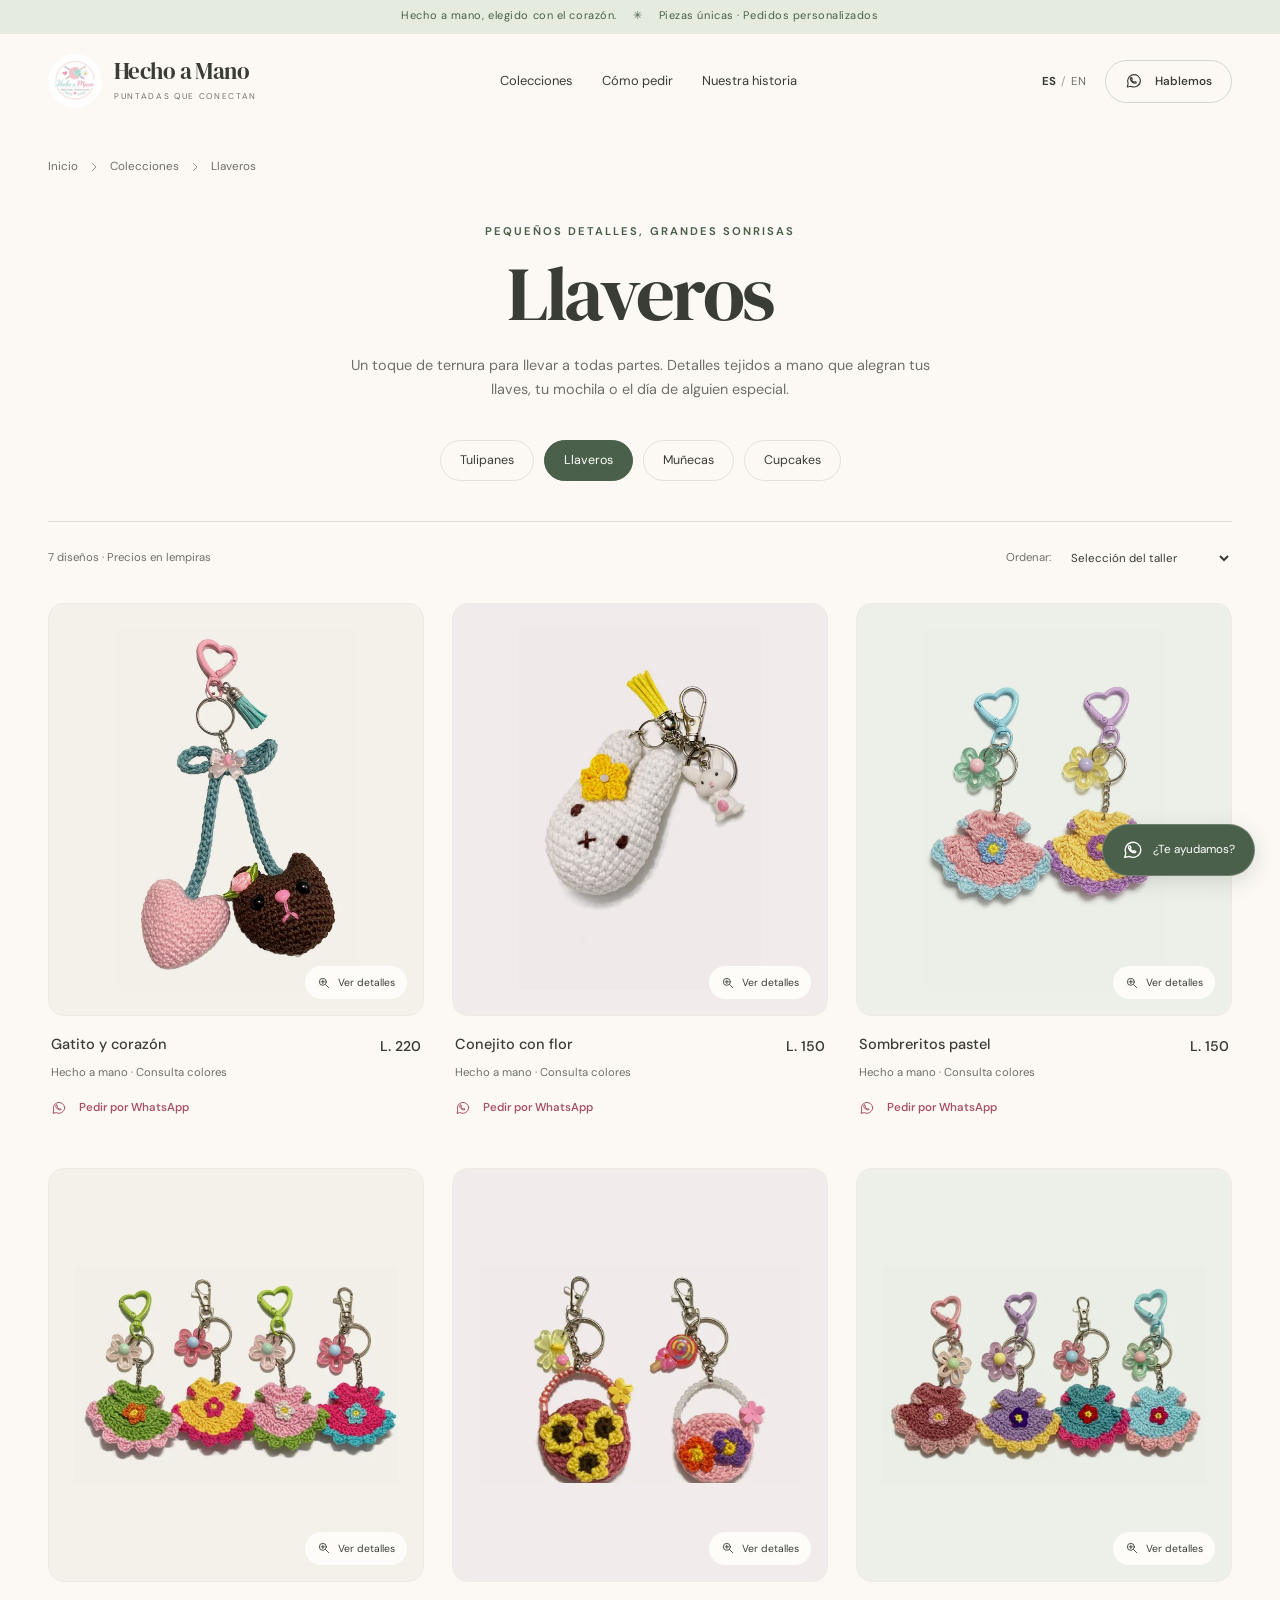
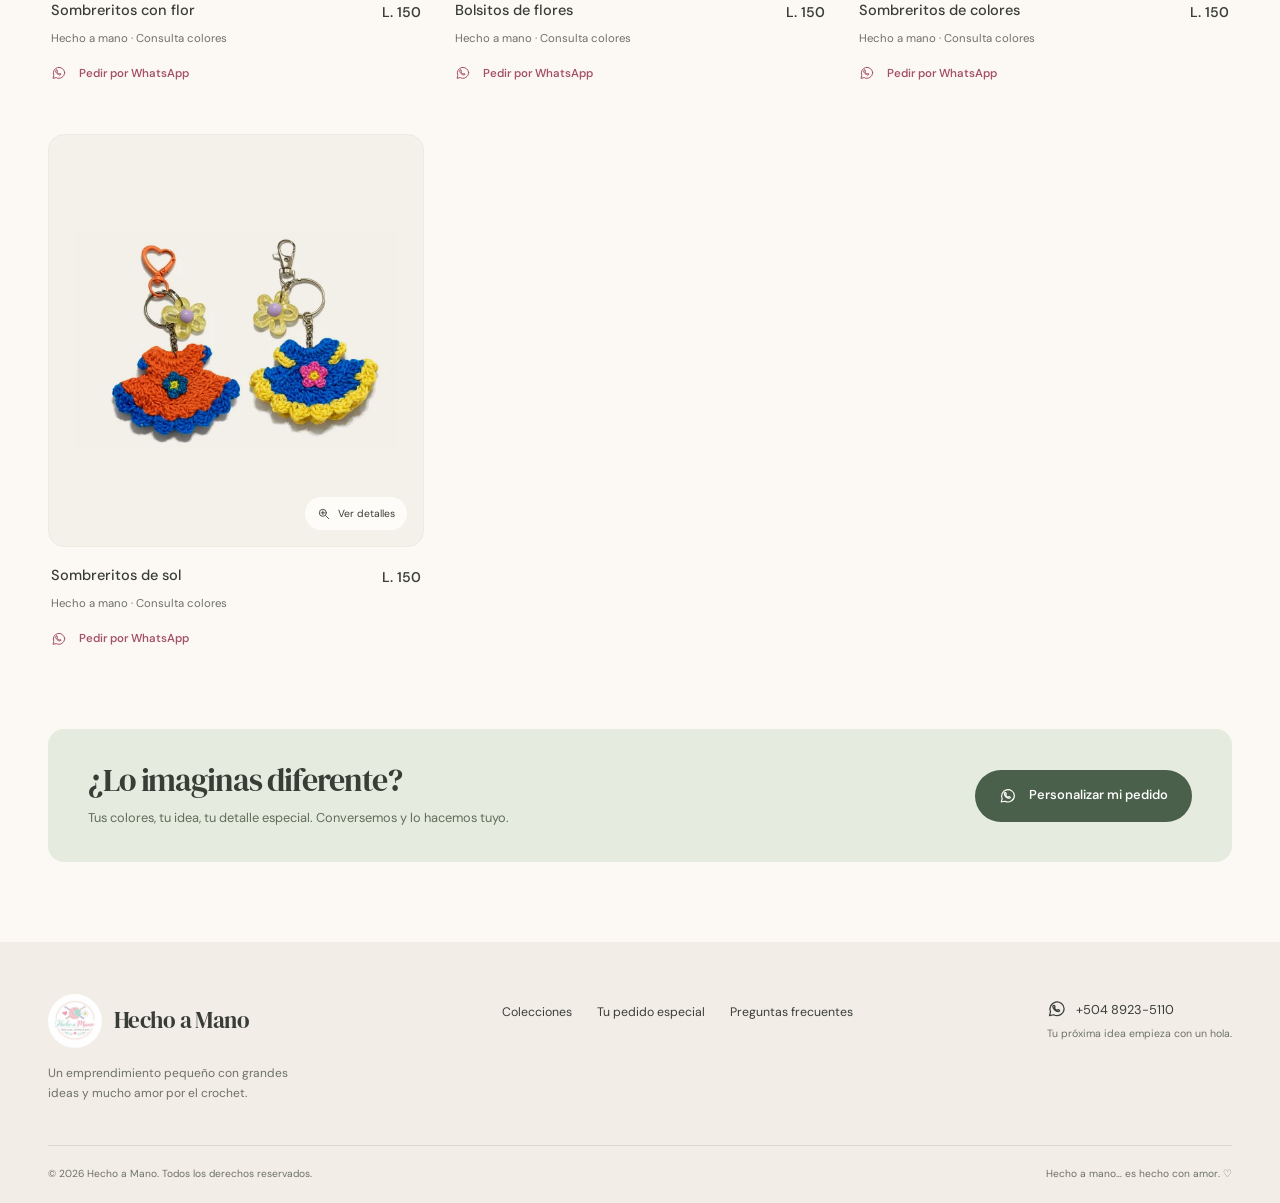
<file: llaveros.html>
<!DOCTYPE html>
<html lang="es">
<head>
  <meta charset="UTF-8">
  <meta name="viewport" content="width=device-width, initial-scale=1.0">
  <meta name="theme-color" content="#fcf9f5">
  <title>Llaveros · Hecho a Mano</title>
  <meta name="description" content="Un toque de ternura para llevar a todas partes. Detalles tejidos a mano que alegran tus llaves, tu mochila o el día de alguien especial.">
  <link rel="canonical" href="https://hecho-mano.com/llaveros.html">
  <meta property="og:title" content="Llaveros · Hecho a Mano">
  <meta property="og:description" content="Un toque de ternura para llevar a todas partes. Detalles tejidos a mano que alegran tus llaves, tu mochila o el día de alguien especial.">
  <meta property="og:type" content="website">
  <meta property="og:locale" content="es_HN">
  <meta property="og:url" content="https://hecho-mano.com/llaveros.html">
  <meta property="og:image" content="https://hecho-mano.com/images/web/tulipan-modelo.webp">
  <link rel="icon" href="images/web/logo-small.webp" type="image/webp">
  <link rel="preload" href="fonts/dm-sans-normal.woff2" as="font" type="font/woff2" crossorigin>
  <link rel="preload" href="fonts/dm-serif-display-normal.woff2" as="font" type="font/woff2" crossorigin>
  <link rel="stylesheet" href="styles.css">
  <script src="app.js" defer></script>
</head>
<body data-page="llaveros">

<a class="skip-link" href="#main"><span data-es="Saltar al contenido" data-en="Skip to content" >Saltar al contenido</span></a>
<div class="announcement"><span data-es="Hecho a mano, elegido con el corazón." data-en="Handmade with care. Chosen with love." >Hecho a mano, elegido con el corazón.</span><span data-es="Piezas únicas · Pedidos personalizados" data-en="Unique pieces · Custom orders" >Piezas únicas · Pedidos personalizados</span></div>
<header class="site-header" id="site-header">
  <div class="wrap header-inner">
    <a class="brand" href="index.html" aria-label="Hecho a Mano — Inicio">
      <img src="images/web/logo-small.webp" alt="Logo de Hecho a Mano" width="54" height="54">
      <span><span class="brand-name">Hecho a Mano</span><span data-es="PUNTADAS QUE CONECTAN" data-en="STITCHES THAT CONNECT" class="brand-note">PUNTADAS QUE CONECTAN</span></span>
    </a>
    <nav class="main-nav" id="main-nav" aria-label="Navegación principal" data-aria-es="Navegación principal" data-aria-en="Main navigation">
      <a href="index.html#colecciones"><span data-es="Colecciones" data-en="Collections" >Colecciones</span></a>
      <a href="index.html#como-pedir"><span data-es="Cómo pedir" data-en="How to order" >Cómo pedir</span></a>
      <a href="index.html#historia"><span data-es="Nuestra historia" data-en="Our story" >Nuestra historia</span></a>
    </nav>
    <div class="header-actions">
      <button class="language-button" id="language-button" type="button" aria-label="Switch to English"><span class="chosen" lang="es">ES</span><span lang="en">EN</span></button>
      <a class="button button-outline button-small" href="https://wa.me/50489235110?text=%C2%A1Hola%2C+Hecho+a+Mano%21+Me+gustar%C3%ADa+saber+m%C3%A1s+sobre+sus+piezas+tejidas+y+hacer+un+pedido." data-whatsapp-es="¡Hola, Hecho a Mano! Me gustaría saber más sobre sus piezas tejidas y hacer un pedido." data-whatsapp-en="Hello, Hecho a Mano! I&#x27;d like to learn more about your crochet pieces and place an order." target="_blank" rel="noopener noreferrer" ><svg class="whatsapp" viewBox="0 0 24 24" fill="none" stroke="currentColor" stroke-width="1.5" stroke-linecap="round" stroke-linejoin="round" aria-hidden="true"><path d="M20.5 11.5a8.5 8.5 0 0 1-12.6 7.4L3 20l1.2-4.6A8.5 8.5 0 1 1 20.5 11.5Z"/><path d="M8 7.5c-.5 0-1 .5-1 1.3 0 2.9 3.4 6.2 6.5 6.2.8 0 1.6-.7 1.6-1.3l-2-1-1 1c-1.5-.6-2.7-1.8-3.3-3.2l1-1-1-2Z"/></svg><span data-es="Hablemos" data-en="Let’s talk" >Hablemos</span></a>
      <button class="menu-toggle" id="menu-toggle" type="button" aria-label="Abrir menú" data-aria-es="Abrir o cerrar menú" data-aria-en="Open or close menu" aria-expanded="false" aria-controls="main-nav"><svg class="menu" viewBox="0 0 24 24" fill="none" stroke="currentColor" stroke-width="1.5" stroke-linecap="round" stroke-linejoin="round" aria-hidden="true"><path d="M4 7h16M4 12h16M4 17h16"/></svg></button>
    </div>
  </div>
</header>

<main id="main" class="wrap">
  <nav class="breadcrumb" aria-label="Ubicación" data-aria-es="Ubicación" data-aria-en="Breadcrumb"><a href="index.html"><span data-es="Inicio" data-en="Home" >Inicio</span></a><svg class="chevron" viewBox="0 0 24 24" fill="none" stroke="currentColor" stroke-width="1.5" stroke-linecap="round" stroke-linejoin="round" aria-hidden="true"><path d="m9 5 7 7-7 7"/></svg><a href="index.html#colecciones"><span data-es="Colecciones" data-en="Collections" >Colecciones</span></a><svg class="chevron" viewBox="0 0 24 24" fill="none" stroke="currentColor" stroke-width="1.5" stroke-linecap="round" stroke-linejoin="round" aria-hidden="true"><path d="m9 5 7 7-7 7"/></svg><span data-es="Llaveros" data-en="Keychains" >Llaveros</span></nav>
  <header class="catalog-heading"><p class="eyebrow"><span data-es="Pequeños detalles, grandes sonrisas" data-en="Little details, big smiles" >Pequeños detalles, grandes sonrisas</span></p><h1><span data-es="Llaveros" data-en="Keychains" >Llaveros</span></h1><p data-es="Un toque de ternura para llevar a todas partes. Detalles tejidos a mano que alegran tus llaves, tu mochila o el día de alguien especial." data-en="A little charm to take everywhere. Handmade details to brighten your keys, your bag, or someone special’s day." >Un toque de ternura para llevar a todas partes. Detalles tejidos a mano que alegran tus llaves, tu mochila o el día de alguien especial.</p></header>
  <nav class="collection-tabs" aria-label="Colecciones" data-aria-es="Colecciones" data-aria-en="Collections"><a href="tulipanes.html" ><span data-es="Tulipanes" data-en="Tulips" >Tulipanes</span></a><a href="llaveros.html" aria-current=page><span data-es="Llaveros" data-en="Keychains" >Llaveros</span></a><a href="munecas.html" ><span data-es="Muñecas" data-en="Dolls" >Muñecas</span></a><a href="cupcakes.html" ><span data-es="Cupcakes" data-en="Cupcakes" >Cupcakes</span></a></nav>
  <div class="catalog-toolbar"><p data-es="7 diseños · Precios en lempiras" data-en="7 designs · Prices in HNL" >7 diseños · Precios en lempiras</p><label class="sort-label" for="catalog-sort"><span data-es="Ordenar:" data-en="Sort:" >Ordenar:</span><select id="catalog-sort"><option value="featured" data-es="Selección del taller" data-en="Workshop selection">Selección del taller</option><option value="price-asc" data-es="Precio: menor a mayor" data-en="Price: low to high">Precio: menor a mayor</option><option value="price-desc" data-es="Precio: mayor a menor" data-en="Price: high to low">Precio: mayor a menor</option></select></label></div>
  <div class="product-grid" id="product-grid">
      <article class="product-card" id="gatito-corazon" data-price="220" data-original-order="0">
        <button class="product-image-button " type="button" data-product="gatito-corazon" aria-label="Ver detalles de Gatito y corazón" data-aria-es="Ver detalles de Gatito y corazón" data-aria-en="View details of Kitten &amp; heart"><img class="" src="images/web/llavero1.webp" srcset="images/web/llavero1-small.webp 480w, images/web/llavero1.webp 1000w" sizes="(max-width: 640px) 44vw, 30vw" alt="Gatito y corazón tejido a mano" data-alt-es="Gatito y corazón tejido a mano" data-alt-en="Kitten &amp; heart crocheted by hand" fetchpriority="high" decoding="async"><span class="view-pill"><svg class="zoom" viewBox="0 0 24 24" fill="none" stroke="currentColor" stroke-width="1.5" stroke-linecap="round" stroke-linejoin="round" aria-hidden="true"><circle cx="10" cy="10" r="6"/><path d="m15 15 5 5M7 10h6m-3-3v6"/></svg><span data-es="Ver detalles" data-en="View details" >Ver detalles</span></span></button>
        <div class="product-info"><div class="product-title-row"><h2 data-es="Gatito y corazón" data-en="Kitten &amp; heart" >Gatito y corazón</h2><p class="product-price">L. 220</p></div><p data-es="Hecho a mano · Consulta colores" data-en="Handmade · Ask about colors" class="product-meta">Hecho a mano · Consulta colores</p><a class="text-link" href="https://wa.me/50489235110?text=%C2%A1Hola%2C+Hecho+a+Mano%21+Me+interesa%3A+Gatito+y+coraz%C3%B3n+%28L.+220%29.+%C2%BFPodr%C3%ADan+confirmarme+disponibilidad+y+detalles%3F+https%3A%2F%2Fhecho-mano.com%2Fllaveros.html%23gatito-corazon" data-whatsapp-es="¡Hola, Hecho a Mano! Me interesa: Gatito y corazón (L. 220). ¿Podrían confirmarme disponibilidad y detalles? https://hecho-mano.com/llaveros.html#gatito-corazon" data-whatsapp-en="Hello, Hecho a Mano! I’m interested in: Kitten &amp; heart (L. 220). Could you confirm availability and details? https://hecho-mano.com/llaveros.html#gatito-corazon" target="_blank" rel="noopener noreferrer" ><svg class="whatsapp" viewBox="0 0 24 24" fill="none" stroke="currentColor" stroke-width="1.5" stroke-linecap="round" stroke-linejoin="round" aria-hidden="true"><path d="M20.5 11.5a8.5 8.5 0 0 1-12.6 7.4L3 20l1.2-4.6A8.5 8.5 0 1 1 20.5 11.5Z"/><path d="M8 7.5c-.5 0-1 .5-1 1.3 0 2.9 3.4 6.2 6.5 6.2.8 0 1.6-.7 1.6-1.3l-2-1-1 1c-1.5-.6-2.7-1.8-3.3-3.2l1-1-1-2Z"/></svg><span data-es="Pedir por WhatsApp" data-en="Order on WhatsApp" >Pedir por WhatsApp</span></a></div>
      </article>
      <article class="product-card" id="conejito" data-price="150" data-original-order="1">
        <button class="product-image-button " type="button" data-product="conejito" aria-label="Ver detalles de Conejito con flor" data-aria-es="Ver detalles de Conejito con flor" data-aria-en="View details of Bunny with a flower"><img class="" src="images/web/llavero2.webp" srcset="images/web/llavero2-small.webp 480w, images/web/llavero2.webp 1000w" sizes="(max-width: 640px) 44vw, 30vw" alt="Conejito con flor tejido a mano" data-alt-es="Conejito con flor tejido a mano" data-alt-en="Bunny with a flower crocheted by hand" fetchpriority="high" decoding="async"><span class="view-pill"><svg class="zoom" viewBox="0 0 24 24" fill="none" stroke="currentColor" stroke-width="1.5" stroke-linecap="round" stroke-linejoin="round" aria-hidden="true"><circle cx="10" cy="10" r="6"/><path d="m15 15 5 5M7 10h6m-3-3v6"/></svg><span data-es="Ver detalles" data-en="View details" >Ver detalles</span></span></button>
        <div class="product-info"><div class="product-title-row"><h2 data-es="Conejito con flor" data-en="Bunny with a flower" >Conejito con flor</h2><p class="product-price">L. 150</p></div><p data-es="Hecho a mano · Consulta colores" data-en="Handmade · Ask about colors" class="product-meta">Hecho a mano · Consulta colores</p><a class="text-link" href="https://wa.me/50489235110?text=%C2%A1Hola%2C+Hecho+a+Mano%21+Me+interesa%3A+Conejito+con+flor+%28L.+150%29.+%C2%BFPodr%C3%ADan+confirmarme+disponibilidad+y+detalles%3F+https%3A%2F%2Fhecho-mano.com%2Fllaveros.html%23conejito" data-whatsapp-es="¡Hola, Hecho a Mano! Me interesa: Conejito con flor (L. 150). ¿Podrían confirmarme disponibilidad y detalles? https://hecho-mano.com/llaveros.html#conejito" data-whatsapp-en="Hello, Hecho a Mano! I’m interested in: Bunny with a flower (L. 150). Could you confirm availability and details? https://hecho-mano.com/llaveros.html#conejito" target="_blank" rel="noopener noreferrer" ><svg class="whatsapp" viewBox="0 0 24 24" fill="none" stroke="currentColor" stroke-width="1.5" stroke-linecap="round" stroke-linejoin="round" aria-hidden="true"><path d="M20.5 11.5a8.5 8.5 0 0 1-12.6 7.4L3 20l1.2-4.6A8.5 8.5 0 1 1 20.5 11.5Z"/><path d="M8 7.5c-.5 0-1 .5-1 1.3 0 2.9 3.4 6.2 6.5 6.2.8 0 1.6-.7 1.6-1.3l-2-1-1 1c-1.5-.6-2.7-1.8-3.3-3.2l1-1-1-2Z"/></svg><span data-es="Pedir por WhatsApp" data-en="Order on WhatsApp" >Pedir por WhatsApp</span></a></div>
      </article>
      <article class="product-card" id="sombreritos-pastel" data-price="150" data-original-order="2">
        <button class="product-image-button " type="button" data-product="sombreritos-pastel" aria-label="Ver detalles de Sombreritos pastel" data-aria-es="Ver detalles de Sombreritos pastel" data-aria-en="View details of Pastel little hats"><img class="" src="images/web/llavero3.webp" srcset="images/web/llavero3-small.webp 480w, images/web/llavero3.webp 1000w" sizes="(max-width: 640px) 44vw, 30vw" alt="Sombreritos pastel tejido a mano" data-alt-es="Sombreritos pastel tejido a mano" data-alt-en="Pastel little hats crocheted by hand" fetchpriority="high" decoding="async"><span class="view-pill"><svg class="zoom" viewBox="0 0 24 24" fill="none" stroke="currentColor" stroke-width="1.5" stroke-linecap="round" stroke-linejoin="round" aria-hidden="true"><circle cx="10" cy="10" r="6"/><path d="m15 15 5 5M7 10h6m-3-3v6"/></svg><span data-es="Ver detalles" data-en="View details" >Ver detalles</span></span></button>
        <div class="product-info"><div class="product-title-row"><h2 data-es="Sombreritos pastel" data-en="Pastel little hats" >Sombreritos pastel</h2><p class="product-price">L. 150</p></div><p data-es="Hecho a mano · Consulta colores" data-en="Handmade · Ask about colors" class="product-meta">Hecho a mano · Consulta colores</p><a class="text-link" href="https://wa.me/50489235110?text=%C2%A1Hola%2C+Hecho+a+Mano%21+Me+interesa%3A+Sombreritos+pastel+%28L.+150%29.+%C2%BFPodr%C3%ADan+confirmarme+disponibilidad+y+detalles%3F+https%3A%2F%2Fhecho-mano.com%2Fllaveros.html%23sombreritos-pastel" data-whatsapp-es="¡Hola, Hecho a Mano! Me interesa: Sombreritos pastel (L. 150). ¿Podrían confirmarme disponibilidad y detalles? https://hecho-mano.com/llaveros.html#sombreritos-pastel" data-whatsapp-en="Hello, Hecho a Mano! I’m interested in: Pastel little hats (L. 150). Could you confirm availability and details? https://hecho-mano.com/llaveros.html#sombreritos-pastel" target="_blank" rel="noopener noreferrer" ><svg class="whatsapp" viewBox="0 0 24 24" fill="none" stroke="currentColor" stroke-width="1.5" stroke-linecap="round" stroke-linejoin="round" aria-hidden="true"><path d="M20.5 11.5a8.5 8.5 0 0 1-12.6 7.4L3 20l1.2-4.6A8.5 8.5 0 1 1 20.5 11.5Z"/><path d="M8 7.5c-.5 0-1 .5-1 1.3 0 2.9 3.4 6.2 6.5 6.2.8 0 1.6-.7 1.6-1.3l-2-1-1 1c-1.5-.6-2.7-1.8-3.3-3.2l1-1-1-2Z"/></svg><span data-es="Pedir por WhatsApp" data-en="Order on WhatsApp" >Pedir por WhatsApp</span></a></div>
      </article>
      <article class="product-card" id="sombreritos-flor" data-price="150" data-original-order="3">
        <button class="product-image-button " type="button" data-product="sombreritos-flor" aria-label="Ver detalles de Sombreritos con flor" data-aria-es="Ver detalles de Sombreritos con flor" data-aria-en="View details of Flower little hats"><img class="" src="images/web/llavero4.webp" srcset="images/web/llavero4-small.webp 480w, images/web/llavero4.webp 1000w" sizes="(max-width: 640px) 44vw, 30vw" alt="Sombreritos con flor tejido a mano" data-alt-es="Sombreritos con flor tejido a mano" data-alt-en="Flower little hats crocheted by hand" loading="lazy" decoding="async"><span class="view-pill"><svg class="zoom" viewBox="0 0 24 24" fill="none" stroke="currentColor" stroke-width="1.5" stroke-linecap="round" stroke-linejoin="round" aria-hidden="true"><circle cx="10" cy="10" r="6"/><path d="m15 15 5 5M7 10h6m-3-3v6"/></svg><span data-es="Ver detalles" data-en="View details" >Ver detalles</span></span></button>
        <div class="product-info"><div class="product-title-row"><h2 data-es="Sombreritos con flor" data-en="Flower little hats" >Sombreritos con flor</h2><p class="product-price">L. 150</p></div><p data-es="Hecho a mano · Consulta colores" data-en="Handmade · Ask about colors" class="product-meta">Hecho a mano · Consulta colores</p><a class="text-link" href="https://wa.me/50489235110?text=%C2%A1Hola%2C+Hecho+a+Mano%21+Me+interesa%3A+Sombreritos+con+flor+%28L.+150%29.+%C2%BFPodr%C3%ADan+confirmarme+disponibilidad+y+detalles%3F+https%3A%2F%2Fhecho-mano.com%2Fllaveros.html%23sombreritos-flor" data-whatsapp-es="¡Hola, Hecho a Mano! Me interesa: Sombreritos con flor (L. 150). ¿Podrían confirmarme disponibilidad y detalles? https://hecho-mano.com/llaveros.html#sombreritos-flor" data-whatsapp-en="Hello, Hecho a Mano! I’m interested in: Flower little hats (L. 150). Could you confirm availability and details? https://hecho-mano.com/llaveros.html#sombreritos-flor" target="_blank" rel="noopener noreferrer" ><svg class="whatsapp" viewBox="0 0 24 24" fill="none" stroke="currentColor" stroke-width="1.5" stroke-linecap="round" stroke-linejoin="round" aria-hidden="true"><path d="M20.5 11.5a8.5 8.5 0 0 1-12.6 7.4L3 20l1.2-4.6A8.5 8.5 0 1 1 20.5 11.5Z"/><path d="M8 7.5c-.5 0-1 .5-1 1.3 0 2.9 3.4 6.2 6.5 6.2.8 0 1.6-.7 1.6-1.3l-2-1-1 1c-1.5-.6-2.7-1.8-3.3-3.2l1-1-1-2Z"/></svg><span data-es="Pedir por WhatsApp" data-en="Order on WhatsApp" >Pedir por WhatsApp</span></a></div>
      </article>
      <article class="product-card" id="bolsitos" data-price="150" data-original-order="4">
        <button class="product-image-button " type="button" data-product="bolsitos" aria-label="Ver detalles de Bolsitos de flores" data-aria-es="Ver detalles de Bolsitos de flores" data-aria-en="View details of Little flower bags"><img class="" src="images/web/llavero5.webp" srcset="images/web/llavero5-small.webp 480w, images/web/llavero5.webp 1000w" sizes="(max-width: 640px) 44vw, 30vw" alt="Bolsitos de flores tejido a mano" data-alt-es="Bolsitos de flores tejido a mano" data-alt-en="Little flower bags crocheted by hand" loading="lazy" decoding="async"><span class="view-pill"><svg class="zoom" viewBox="0 0 24 24" fill="none" stroke="currentColor" stroke-width="1.5" stroke-linecap="round" stroke-linejoin="round" aria-hidden="true"><circle cx="10" cy="10" r="6"/><path d="m15 15 5 5M7 10h6m-3-3v6"/></svg><span data-es="Ver detalles" data-en="View details" >Ver detalles</span></span></button>
        <div class="product-info"><div class="product-title-row"><h2 data-es="Bolsitos de flores" data-en="Little flower bags" >Bolsitos de flores</h2><p class="product-price">L. 150</p></div><p data-es="Hecho a mano · Consulta colores" data-en="Handmade · Ask about colors" class="product-meta">Hecho a mano · Consulta colores</p><a class="text-link" href="https://wa.me/50489235110?text=%C2%A1Hola%2C+Hecho+a+Mano%21+Me+interesa%3A+Bolsitos+de+flores+%28L.+150%29.+%C2%BFPodr%C3%ADan+confirmarme+disponibilidad+y+detalles%3F+https%3A%2F%2Fhecho-mano.com%2Fllaveros.html%23bolsitos" data-whatsapp-es="¡Hola, Hecho a Mano! Me interesa: Bolsitos de flores (L. 150). ¿Podrían confirmarme disponibilidad y detalles? https://hecho-mano.com/llaveros.html#bolsitos" data-whatsapp-en="Hello, Hecho a Mano! I’m interested in: Little flower bags (L. 150). Could you confirm availability and details? https://hecho-mano.com/llaveros.html#bolsitos" target="_blank" rel="noopener noreferrer" ><svg class="whatsapp" viewBox="0 0 24 24" fill="none" stroke="currentColor" stroke-width="1.5" stroke-linecap="round" stroke-linejoin="round" aria-hidden="true"><path d="M20.5 11.5a8.5 8.5 0 0 1-12.6 7.4L3 20l1.2-4.6A8.5 8.5 0 1 1 20.5 11.5Z"/><path d="M8 7.5c-.5 0-1 .5-1 1.3 0 2.9 3.4 6.2 6.5 6.2.8 0 1.6-.7 1.6-1.3l-2-1-1 1c-1.5-.6-2.7-1.8-3.3-3.2l1-1-1-2Z"/></svg><span data-es="Pedir por WhatsApp" data-en="Order on WhatsApp" >Pedir por WhatsApp</span></a></div>
      </article>
      <article class="product-card" id="sombreritos-color" data-price="150" data-original-order="5">
        <button class="product-image-button " type="button" data-product="sombreritos-color" aria-label="Ver detalles de Sombreritos de colores" data-aria-es="Ver detalles de Sombreritos de colores" data-aria-en="View details of Colorful little hats"><img class="" src="images/web/llavero6.webp" srcset="images/web/llavero6-small.webp 480w, images/web/llavero6.webp 1000w" sizes="(max-width: 640px) 44vw, 30vw" alt="Sombreritos de colores tejido a mano" data-alt-es="Sombreritos de colores tejido a mano" data-alt-en="Colorful little hats crocheted by hand" loading="lazy" decoding="async"><span class="view-pill"><svg class="zoom" viewBox="0 0 24 24" fill="none" stroke="currentColor" stroke-width="1.5" stroke-linecap="round" stroke-linejoin="round" aria-hidden="true"><circle cx="10" cy="10" r="6"/><path d="m15 15 5 5M7 10h6m-3-3v6"/></svg><span data-es="Ver detalles" data-en="View details" >Ver detalles</span></span></button>
        <div class="product-info"><div class="product-title-row"><h2 data-es="Sombreritos de colores" data-en="Colorful little hats" >Sombreritos de colores</h2><p class="product-price">L. 150</p></div><p data-es="Hecho a mano · Consulta colores" data-en="Handmade · Ask about colors" class="product-meta">Hecho a mano · Consulta colores</p><a class="text-link" href="https://wa.me/50489235110?text=%C2%A1Hola%2C+Hecho+a+Mano%21+Me+interesa%3A+Sombreritos+de+colores+%28L.+150%29.+%C2%BFPodr%C3%ADan+confirmarme+disponibilidad+y+detalles%3F+https%3A%2F%2Fhecho-mano.com%2Fllaveros.html%23sombreritos-color" data-whatsapp-es="¡Hola, Hecho a Mano! Me interesa: Sombreritos de colores (L. 150). ¿Podrían confirmarme disponibilidad y detalles? https://hecho-mano.com/llaveros.html#sombreritos-color" data-whatsapp-en="Hello, Hecho a Mano! I’m interested in: Colorful little hats (L. 150). Could you confirm availability and details? https://hecho-mano.com/llaveros.html#sombreritos-color" target="_blank" rel="noopener noreferrer" ><svg class="whatsapp" viewBox="0 0 24 24" fill="none" stroke="currentColor" stroke-width="1.5" stroke-linecap="round" stroke-linejoin="round" aria-hidden="true"><path d="M20.5 11.5a8.5 8.5 0 0 1-12.6 7.4L3 20l1.2-4.6A8.5 8.5 0 1 1 20.5 11.5Z"/><path d="M8 7.5c-.5 0-1 .5-1 1.3 0 2.9 3.4 6.2 6.5 6.2.8 0 1.6-.7 1.6-1.3l-2-1-1 1c-1.5-.6-2.7-1.8-3.3-3.2l1-1-1-2Z"/></svg><span data-es="Pedir por WhatsApp" data-en="Order on WhatsApp" >Pedir por WhatsApp</span></a></div>
      </article>
      <article class="product-card" id="sombreritos-sol" data-price="150" data-original-order="6">
        <button class="product-image-button " type="button" data-product="sombreritos-sol" aria-label="Ver detalles de Sombreritos de sol" data-aria-es="Ver detalles de Sombreritos de sol" data-aria-en="View details of Sunny little hats"><img class="" src="images/web/llavero7.webp" srcset="images/web/llavero7-small.webp 480w, images/web/llavero7.webp 1000w" sizes="(max-width: 640px) 44vw, 30vw" alt="Sombreritos de sol tejido a mano" data-alt-es="Sombreritos de sol tejido a mano" data-alt-en="Sunny little hats crocheted by hand" loading="lazy" decoding="async"><span class="view-pill"><svg class="zoom" viewBox="0 0 24 24" fill="none" stroke="currentColor" stroke-width="1.5" stroke-linecap="round" stroke-linejoin="round" aria-hidden="true"><circle cx="10" cy="10" r="6"/><path d="m15 15 5 5M7 10h6m-3-3v6"/></svg><span data-es="Ver detalles" data-en="View details" >Ver detalles</span></span></button>
        <div class="product-info"><div class="product-title-row"><h2 data-es="Sombreritos de sol" data-en="Sunny little hats" >Sombreritos de sol</h2><p class="product-price">L. 150</p></div><p data-es="Hecho a mano · Consulta colores" data-en="Handmade · Ask about colors" class="product-meta">Hecho a mano · Consulta colores</p><a class="text-link" href="https://wa.me/50489235110?text=%C2%A1Hola%2C+Hecho+a+Mano%21+Me+interesa%3A+Sombreritos+de+sol+%28L.+150%29.+%C2%BFPodr%C3%ADan+confirmarme+disponibilidad+y+detalles%3F+https%3A%2F%2Fhecho-mano.com%2Fllaveros.html%23sombreritos-sol" data-whatsapp-es="¡Hola, Hecho a Mano! Me interesa: Sombreritos de sol (L. 150). ¿Podrían confirmarme disponibilidad y detalles? https://hecho-mano.com/llaveros.html#sombreritos-sol" data-whatsapp-en="Hello, Hecho a Mano! I’m interested in: Sunny little hats (L. 150). Could you confirm availability and details? https://hecho-mano.com/llaveros.html#sombreritos-sol" target="_blank" rel="noopener noreferrer" ><svg class="whatsapp" viewBox="0 0 24 24" fill="none" stroke="currentColor" stroke-width="1.5" stroke-linecap="round" stroke-linejoin="round" aria-hidden="true"><path d="M20.5 11.5a8.5 8.5 0 0 1-12.6 7.4L3 20l1.2-4.6A8.5 8.5 0 1 1 20.5 11.5Z"/><path d="M8 7.5c-.5 0-1 .5-1 1.3 0 2.9 3.4 6.2 6.5 6.2.8 0 1.6-.7 1.6-1.3l-2-1-1 1c-1.5-.6-2.7-1.8-3.3-3.2l1-1-1-2Z"/></svg><span data-es="Pedir por WhatsApp" data-en="Order on WhatsApp" >Pedir por WhatsApp</span></a></div>
      </article></div>
  <section class="catalog-note"><div><h2><span data-es="¿Lo imaginas diferente?" data-en="Imagining something different?" >¿Lo imaginas diferente?</span></h2><p data-es="Tus colores, tu idea, tu detalle especial. Conversemos y lo hacemos tuyo." data-en="Your colors, your idea, your special little detail. Let’s make it yours." >Tus colores, tu idea, tu detalle especial. Conversemos y lo hacemos tuyo.</p></div><a class="button button-green" href="https://wa.me/50489235110?text=%C2%A1Hola%2C+Hecho+a+Mano%21+Me+gustar%C3%ADa+cotizar+una+pieza+personalizada." data-whatsapp-es="¡Hola, Hecho a Mano! Me gustaría cotizar una pieza personalizada." data-whatsapp-en="Hello, Hecho a Mano! I&#x27;d like a quote for a custom crochet piece." target="_blank" rel="noopener noreferrer" ><svg class="whatsapp" viewBox="0 0 24 24" fill="none" stroke="currentColor" stroke-width="1.5" stroke-linecap="round" stroke-linejoin="round" aria-hidden="true"><path d="M20.5 11.5a8.5 8.5 0 0 1-12.6 7.4L3 20l1.2-4.6A8.5 8.5 0 1 1 20.5 11.5Z"/><path d="M8 7.5c-.5 0-1 .5-1 1.3 0 2.9 3.4 6.2 6.5 6.2.8 0 1.6-.7 1.6-1.3l-2-1-1 1c-1.5-.6-2.7-1.8-3.3-3.2l1-1-1-2Z"/></svg><span data-es="Personalizar mi pedido" data-en="Personalize my order" >Personalizar mi pedido</span></a></section>
</main>

<footer class="site-footer">
  <div class="wrap footer-top">
    <div class="footer-brand">
      <a class="brand" href="index.html"><img src="images/web/logo-small.webp" alt="Hecho a Mano" width="54" height="54"><span class="brand-name">Hecho a Mano</span></a>
      <p data-es="Un emprendimiento pequeño con grandes ideas y mucho amor por el crochet." data-en="A small business with big ideas and a love for crochet." >Un emprendimiento pequeño con grandes ideas y mucho amor por el crochet.</p>
    </div>
    <nav class="footer-nav" aria-label="Enlaces del pie de página" data-aria-es="Enlaces del pie de página" data-aria-en="Footer links">
      <a href="index.html#colecciones"><span data-es="Colecciones" data-en="Collections" >Colecciones</span></a>
      <a href="index.html#personaliza"><span data-es="Tu pedido especial" data-en="Your custom order" >Tu pedido especial</span></a>
      <a href="index.html#preguntas"><span data-es="Preguntas frecuentes" data-en="FAQs" >Preguntas frecuentes</span></a>
    </nav>
    <div class="footer-contact"><a href="https://wa.me/50489235110?text=%C2%A1Hola%2C+Hecho+a+Mano%21+Me+gustar%C3%ADa+saber+m%C3%A1s+sobre+sus+piezas+tejidas+y+hacer+un+pedido." target="_blank" rel="noopener noreferrer"><svg class="whatsapp" viewBox="0 0 24 24" fill="none" stroke="currentColor" stroke-width="1.5" stroke-linecap="round" stroke-linejoin="round" aria-hidden="true"><path d="M20.5 11.5a8.5 8.5 0 0 1-12.6 7.4L3 20l1.2-4.6A8.5 8.5 0 1 1 20.5 11.5Z"/><path d="M8 7.5c-.5 0-1 .5-1 1.3 0 2.9 3.4 6.2 6.5 6.2.8 0 1.6-.7 1.6-1.3l-2-1-1 1c-1.5-.6-2.7-1.8-3.3-3.2l1-1-1-2Z"/></svg><span>+504 8923-5110</span></a><p data-es="Tu próxima idea empieza con un hola." data-en="Your next idea begins with a hello." >Tu próxima idea empieza con un hola.</p></div>
  </div>
  <div class="wrap footer-bottom"><p>© <span data-year>2026</span> Hecho a Mano. <span data-es="Todos los derechos reservados." data-en="All rights reserved." >Todos los derechos reservados.</span></p><p><span data-es="Hecho a mano… es hecho con amor." data-en="Made by hand… made with love." >Hecho a mano… es hecho con amor.</span> ♡</p></div>
</footer>
<a class="floating-contact" href="https://wa.me/50489235110?text=%C2%A1Hola%2C+Hecho+a+Mano%21+Me+gustar%C3%ADa+saber+m%C3%A1s+sobre+sus+piezas+tejidas+y+hacer+un+pedido." data-whatsapp-es="¡Hola, Hecho a Mano! Me gustaría saber más sobre sus piezas tejidas y hacer un pedido." data-whatsapp-en="Hello, Hecho a Mano! I&#x27;d like to learn more about your crochet pieces and place an order." target="_blank" rel="noopener noreferrer" aria-label="Escribir a Hecho a Mano por WhatsApp" data-aria-es="Escribir a Hecho a Mano por WhatsApp" data-aria-en="Message Hecho a Mano on WhatsApp"><svg class="whatsapp" viewBox="0 0 24 24" fill="none" stroke="currentColor" stroke-width="1.5" stroke-linecap="round" stroke-linejoin="round" aria-hidden="true"><path d="M20.5 11.5a8.5 8.5 0 0 1-12.6 7.4L3 20l1.2-4.6A8.5 8.5 0 1 1 20.5 11.5Z"/><path d="M8 7.5c-.5 0-1 .5-1 1.3 0 2.9 3.4 6.2 6.5 6.2.8 0 1.6-.7 1.6-1.3l-2-1-1 1c-1.5-.6-2.7-1.8-3.3-3.2l1-1-1-2Z"/></svg><span data-es="¿Te ayudamos?" data-en="Can we help?" >¿Te ayudamos?</span></a>


<dialog class="product-dialog" id="product-dialog" aria-labelledby="dialog-title">
  <button class="dialog-close" id="dialog-close" type="button" aria-label="Cerrar" data-aria-es="Cerrar" data-aria-en="Close"><svg class="close" viewBox="0 0 24 24" fill="none" stroke="currentColor" stroke-width="1.5" stroke-linecap="round" stroke-linejoin="round" aria-hidden="true"><path d="m6 6 12 12M6 18 18 6"/></svg></button>
  <div class="dialog-inner">
    <div class="dialog-media"><img id="dialog-image" alt="" width="500" height="400"><div class="dialog-controls" id="dialog-controls"><button type="button" id="dialog-prev" aria-label="Foto anterior" data-aria-es="Foto anterior" data-aria-en="Previous photo"><svg class="arrow" viewBox="0 0 24 24" fill="none" stroke="currentColor" stroke-width="1.5" stroke-linecap="round" stroke-linejoin="round" aria-hidden="true"><path d="M4 12h15m-6-6 6 6-6 6"/></svg></button><span id="dialog-count" aria-live="polite"></span><button type="button" id="dialog-next" aria-label="Foto siguiente" data-aria-es="Foto siguiente" data-aria-en="Next photo"><svg class="arrow" viewBox="0 0 24 24" fill="none" stroke="currentColor" stroke-width="1.5" stroke-linecap="round" stroke-linejoin="round" aria-hidden="true"><path d="M4 12h15m-6-6 6 6-6 6"/></svg></button></div></div>
    <div class="dialog-copy"><p class="eyebrow"><span data-es="Una pieza con historia" data-en="A piece with a story" >Una pieza con historia</span></p><h2 id="dialog-title"></h2><p class="dialog-price" id="dialog-price"></p><p id="dialog-description"></p><a id="dialog-order" class="button button-primary" target="_blank" rel="noopener noreferrer"><svg class="whatsapp" viewBox="0 0 24 24" fill="none" stroke="currentColor" stroke-width="1.5" stroke-linecap="round" stroke-linejoin="round" aria-hidden="true"><path d="M20.5 11.5a8.5 8.5 0 0 1-12.6 7.4L3 20l1.2-4.6A8.5 8.5 0 1 1 20.5 11.5Z"/><path d="M8 7.5c-.5 0-1 .5-1 1.3 0 2.9 3.4 6.2 6.5 6.2.8 0 1.6-.7 1.6-1.3l-2-1-1 1c-1.5-.6-2.7-1.8-3.3-3.2l1-1-1-2Z"/></svg><span data-es="Pedir por WhatsApp" data-en="Order on WhatsApp" >Pedir por WhatsApp</span></a><p data-es="Conversemos sobre colores, detalles y disponibilidad." data-en="Let’s talk about colors, details, and availability." >Conversemos sobre colores, detalles y disponibilidad.</p></div>
  </div>
</dialog>
<script type="application/json" id="catalog-data">[{"id": "gatito-corazon", "name": {"es": "Gatito y corazón", "en": "Kitten & heart"}, "images": ["images/web/llavero1.webp"], "price": 220, "url": "https://hecho-mano.com/llaveros.html#gatito-corazon", "message": {"es": "¡Hola, Hecho a Mano! Me interesa: Gatito y corazón (L. 220). ¿Podrían confirmarme disponibilidad y detalles? https://hecho-mano.com/llaveros.html#gatito-corazon", "en": "Hello, Hecho a Mano! I’m interested in: Kitten & heart (L. 220). Could you confirm availability and details? https://hecho-mano.com/llaveros.html#gatito-corazon"}, "description": {"es": "Hecho a mano · Consulta colores", "en": "Handmade · Ask about colors"}}, {"id": "conejito", "name": {"es": "Conejito con flor", "en": "Bunny with a flower"}, "images": ["images/web/llavero2.webp"], "price": 150, "url": "https://hecho-mano.com/llaveros.html#conejito", "message": {"es": "¡Hola, Hecho a Mano! Me interesa: Conejito con flor (L. 150). ¿Podrían confirmarme disponibilidad y detalles? https://hecho-mano.com/llaveros.html#conejito", "en": "Hello, Hecho a Mano! I’m interested in: Bunny with a flower (L. 150). Could you confirm availability and details? https://hecho-mano.com/llaveros.html#conejito"}, "description": {"es": "Hecho a mano · Consulta colores", "en": "Handmade · Ask about colors"}}, {"id": "sombreritos-pastel", "name": {"es": "Sombreritos pastel", "en": "Pastel little hats"}, "images": ["images/web/llavero3.webp"], "price": 150, "url": "https://hecho-mano.com/llaveros.html#sombreritos-pastel", "message": {"es": "¡Hola, Hecho a Mano! Me interesa: Sombreritos pastel (L. 150). ¿Podrían confirmarme disponibilidad y detalles? https://hecho-mano.com/llaveros.html#sombreritos-pastel", "en": "Hello, Hecho a Mano! I’m interested in: Pastel little hats (L. 150). Could you confirm availability and details? https://hecho-mano.com/llaveros.html#sombreritos-pastel"}, "description": {"es": "Hecho a mano · Consulta colores", "en": "Handmade · Ask about colors"}}, {"id": "sombreritos-flor", "name": {"es": "Sombreritos con flor", "en": "Flower little hats"}, "images": ["images/web/llavero4.webp"], "price": 150, "url": "https://hecho-mano.com/llaveros.html#sombreritos-flor", "message": {"es": "¡Hola, Hecho a Mano! Me interesa: Sombreritos con flor (L. 150). ¿Podrían confirmarme disponibilidad y detalles? https://hecho-mano.com/llaveros.html#sombreritos-flor", "en": "Hello, Hecho a Mano! I’m interested in: Flower little hats (L. 150). Could you confirm availability and details? https://hecho-mano.com/llaveros.html#sombreritos-flor"}, "description": {"es": "Hecho a mano · Consulta colores", "en": "Handmade · Ask about colors"}}, {"id": "bolsitos", "name": {"es": "Bolsitos de flores", "en": "Little flower bags"}, "images": ["images/web/llavero5.webp"], "price": 150, "url": "https://hecho-mano.com/llaveros.html#bolsitos", "message": {"es": "¡Hola, Hecho a Mano! Me interesa: Bolsitos de flores (L. 150). ¿Podrían confirmarme disponibilidad y detalles? https://hecho-mano.com/llaveros.html#bolsitos", "en": "Hello, Hecho a Mano! I’m interested in: Little flower bags (L. 150). Could you confirm availability and details? https://hecho-mano.com/llaveros.html#bolsitos"}, "description": {"es": "Hecho a mano · Consulta colores", "en": "Handmade · Ask about colors"}}, {"id": "sombreritos-color", "name": {"es": "Sombreritos de colores", "en": "Colorful little hats"}, "images": ["images/web/llavero6.webp"], "price": 150, "url": "https://hecho-mano.com/llaveros.html#sombreritos-color", "message": {"es": "¡Hola, Hecho a Mano! Me interesa: Sombreritos de colores (L. 150). ¿Podrían confirmarme disponibilidad y detalles? https://hecho-mano.com/llaveros.html#sombreritos-color", "en": "Hello, Hecho a Mano! I’m interested in: Colorful little hats (L. 150). Could you confirm availability and details? https://hecho-mano.com/llaveros.html#sombreritos-color"}, "description": {"es": "Hecho a mano · Consulta colores", "en": "Handmade · Ask about colors"}}, {"id": "sombreritos-sol", "name": {"es": "Sombreritos de sol", "en": "Sunny little hats"}, "images": ["images/web/llavero7.webp"], "price": 150, "url": "https://hecho-mano.com/llaveros.html#sombreritos-sol", "message": {"es": "¡Hola, Hecho a Mano! Me interesa: Sombreritos de sol (L. 150). ¿Podrían confirmarme disponibilidad y detalles? https://hecho-mano.com/llaveros.html#sombreritos-sol", "en": "Hello, Hecho a Mano! I’m interested in: Sunny little hats (L. 150). Could you confirm availability and details? https://hecho-mano.com/llaveros.html#sombreritos-sol"}, "description": {"es": "Hecho a mano · Consulta colores", "en": "Handmade · Ask about colors"}}]</script>
</body>
</html>
</file>
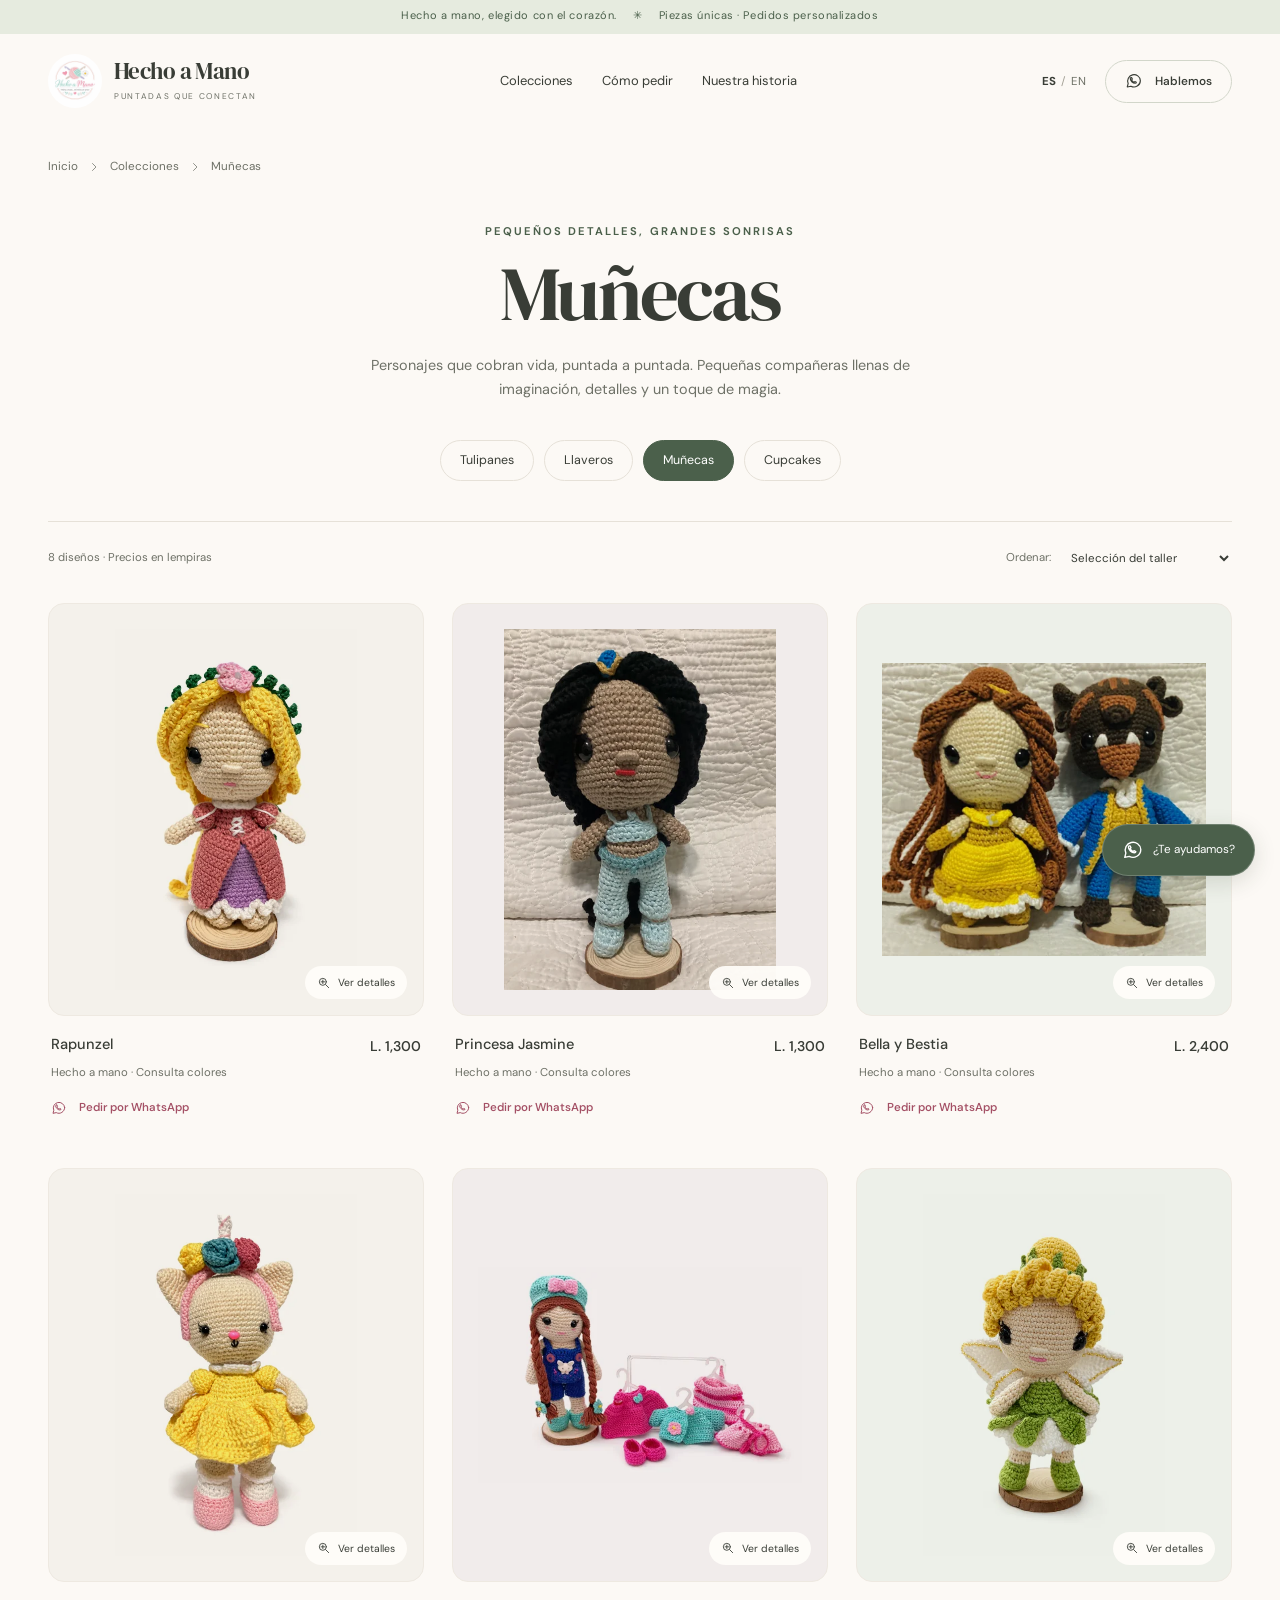
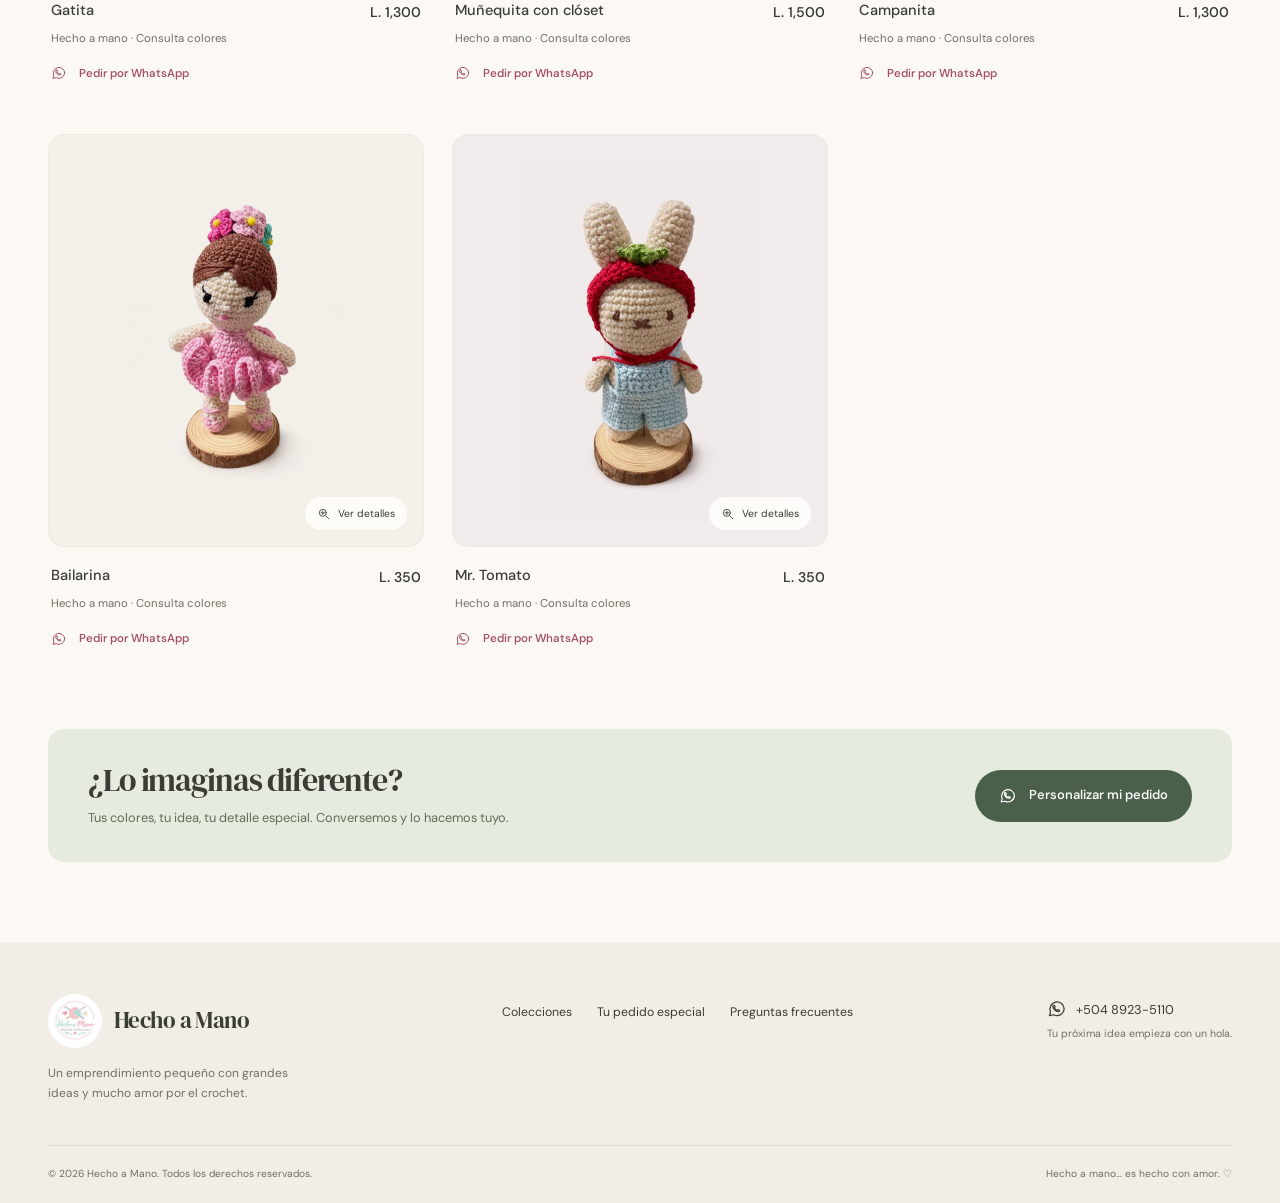
<file: munecas.html>
<!DOCTYPE html>
<html lang="es">
<head>
  <meta charset="UTF-8">
  <meta name="viewport" content="width=device-width, initial-scale=1.0">
  <meta name="theme-color" content="#fcf9f5">
  <title>Muñecas · Hecho a Mano</title>
  <meta name="description" content="Personajes que cobran vida, puntada a puntada. Pequeñas compañeras llenas de imaginación, detalles y un toque de magia.">
  <link rel="canonical" href="https://hecho-mano.com/munecas.html">
  <meta property="og:title" content="Muñecas · Hecho a Mano">
  <meta property="og:description" content="Personajes que cobran vida, puntada a puntada. Pequeñas compañeras llenas de imaginación, detalles y un toque de magia.">
  <meta property="og:type" content="website">
  <meta property="og:locale" content="es_HN">
  <meta property="og:url" content="https://hecho-mano.com/munecas.html">
  <meta property="og:image" content="https://hecho-mano.com/images/web/tulipan-modelo.webp">
  <link rel="icon" href="images/web/logo-small.webp" type="image/webp">
  <link rel="preload" href="fonts/dm-sans-normal.woff2" as="font" type="font/woff2" crossorigin>
  <link rel="preload" href="fonts/dm-serif-display-normal.woff2" as="font" type="font/woff2" crossorigin>
  <link rel="stylesheet" href="styles.css">
  <script src="app.js" defer></script>
</head>
<body data-page="munecas">

<a class="skip-link" href="#main"><span data-es="Saltar al contenido" data-en="Skip to content" >Saltar al contenido</span></a>
<div class="announcement"><span data-es="Hecho a mano, elegido con el corazón." data-en="Handmade with care. Chosen with love." >Hecho a mano, elegido con el corazón.</span><span data-es="Piezas únicas · Pedidos personalizados" data-en="Unique pieces · Custom orders" >Piezas únicas · Pedidos personalizados</span></div>
<header class="site-header" id="site-header">
  <div class="wrap header-inner">
    <a class="brand" href="index.html" aria-label="Hecho a Mano — Inicio">
      <img src="images/web/logo-small.webp" alt="Logo de Hecho a Mano" width="54" height="54">
      <span><span class="brand-name">Hecho a Mano</span><span data-es="PUNTADAS QUE CONECTAN" data-en="STITCHES THAT CONNECT" class="brand-note">PUNTADAS QUE CONECTAN</span></span>
    </a>
    <nav class="main-nav" id="main-nav" aria-label="Navegación principal" data-aria-es="Navegación principal" data-aria-en="Main navigation">
      <a href="index.html#colecciones"><span data-es="Colecciones" data-en="Collections" >Colecciones</span></a>
      <a href="index.html#como-pedir"><span data-es="Cómo pedir" data-en="How to order" >Cómo pedir</span></a>
      <a href="index.html#historia"><span data-es="Nuestra historia" data-en="Our story" >Nuestra historia</span></a>
    </nav>
    <div class="header-actions">
      <button class="language-button" id="language-button" type="button" aria-label="Switch to English"><span class="chosen" lang="es">ES</span><span lang="en">EN</span></button>
      <a class="button button-outline button-small" href="https://wa.me/50489235110?text=%C2%A1Hola%2C+Hecho+a+Mano%21+Me+gustar%C3%ADa+saber+m%C3%A1s+sobre+sus+piezas+tejidas+y+hacer+un+pedido." data-whatsapp-es="¡Hola, Hecho a Mano! Me gustaría saber más sobre sus piezas tejidas y hacer un pedido." data-whatsapp-en="Hello, Hecho a Mano! I&#x27;d like to learn more about your crochet pieces and place an order." target="_blank" rel="noopener noreferrer" ><svg class="whatsapp" viewBox="0 0 24 24" fill="none" stroke="currentColor" stroke-width="1.5" stroke-linecap="round" stroke-linejoin="round" aria-hidden="true"><path d="M20.5 11.5a8.5 8.5 0 0 1-12.6 7.4L3 20l1.2-4.6A8.5 8.5 0 1 1 20.5 11.5Z"/><path d="M8 7.5c-.5 0-1 .5-1 1.3 0 2.9 3.4 6.2 6.5 6.2.8 0 1.6-.7 1.6-1.3l-2-1-1 1c-1.5-.6-2.7-1.8-3.3-3.2l1-1-1-2Z"/></svg><span data-es="Hablemos" data-en="Let’s talk" >Hablemos</span></a>
      <button class="menu-toggle" id="menu-toggle" type="button" aria-label="Abrir menú" data-aria-es="Abrir o cerrar menú" data-aria-en="Open or close menu" aria-expanded="false" aria-controls="main-nav"><svg class="menu" viewBox="0 0 24 24" fill="none" stroke="currentColor" stroke-width="1.5" stroke-linecap="round" stroke-linejoin="round" aria-hidden="true"><path d="M4 7h16M4 12h16M4 17h16"/></svg></button>
    </div>
  </div>
</header>

<main id="main" class="wrap">
  <nav class="breadcrumb" aria-label="Ubicación" data-aria-es="Ubicación" data-aria-en="Breadcrumb"><a href="index.html"><span data-es="Inicio" data-en="Home" >Inicio</span></a><svg class="chevron" viewBox="0 0 24 24" fill="none" stroke="currentColor" stroke-width="1.5" stroke-linecap="round" stroke-linejoin="round" aria-hidden="true"><path d="m9 5 7 7-7 7"/></svg><a href="index.html#colecciones"><span data-es="Colecciones" data-en="Collections" >Colecciones</span></a><svg class="chevron" viewBox="0 0 24 24" fill="none" stroke="currentColor" stroke-width="1.5" stroke-linecap="round" stroke-linejoin="round" aria-hidden="true"><path d="m9 5 7 7-7 7"/></svg><span data-es="Muñecas" data-en="Dolls" >Muñecas</span></nav>
  <header class="catalog-heading"><p class="eyebrow"><span data-es="Pequeños detalles, grandes sonrisas" data-en="Little details, big smiles" >Pequeños detalles, grandes sonrisas</span></p><h1><span data-es="Muñecas" data-en="Dolls" >Muñecas</span></h1><p data-es="Personajes que cobran vida, puntada a puntada. Pequeñas compañeras llenas de imaginación, detalles y un toque de magia." data-en="Characters brought to life, stitch by stitch. Little companions full of imagination, detail, and a touch of magic." >Personajes que cobran vida, puntada a puntada. Pequeñas compañeras llenas de imaginación, detalles y un toque de magia.</p></header>
  <nav class="collection-tabs" aria-label="Colecciones" data-aria-es="Colecciones" data-aria-en="Collections"><a href="tulipanes.html" ><span data-es="Tulipanes" data-en="Tulips" >Tulipanes</span></a><a href="llaveros.html" ><span data-es="Llaveros" data-en="Keychains" >Llaveros</span></a><a href="munecas.html" aria-current=page><span data-es="Muñecas" data-en="Dolls" >Muñecas</span></a><a href="cupcakes.html" ><span data-es="Cupcakes" data-en="Cupcakes" >Cupcakes</span></a></nav>
  <div class="catalog-toolbar"><p data-es="8 diseños · Precios en lempiras" data-en="8 designs · Prices in HNL" >8 diseños · Precios en lempiras</p><label class="sort-label" for="catalog-sort"><span data-es="Ordenar:" data-en="Sort:" >Ordenar:</span><select id="catalog-sort"><option value="featured" data-es="Selección del taller" data-en="Workshop selection">Selección del taller</option><option value="price-asc" data-es="Precio: menor a mayor" data-en="Price: low to high">Precio: menor a mayor</option><option value="price-desc" data-es="Precio: mayor a menor" data-en="Price: high to low">Precio: mayor a menor</option></select></label></div>
  <div class="product-grid" id="product-grid">
      <article class="product-card" id="rapunzel" data-price="1300" data-original-order="0">
        <button class="product-image-button " type="button" data-product="rapunzel" aria-label="Ver detalles de Rapunzel" data-aria-es="Ver detalles de Rapunzel" data-aria-en="View details of Rapunzel"><img class="" src="images/web/rapunzel1.webp" srcset="images/web/rapunzel1-small.webp 480w, images/web/rapunzel1.webp 1000w" sizes="(max-width: 640px) 44vw, 30vw" alt="Rapunzel tejido a mano" data-alt-es="Rapunzel tejido a mano" data-alt-en="Rapunzel crocheted by hand" fetchpriority="high" decoding="async"><span class="view-pill"><svg class="zoom" viewBox="0 0 24 24" fill="none" stroke="currentColor" stroke-width="1.5" stroke-linecap="round" stroke-linejoin="round" aria-hidden="true"><circle cx="10" cy="10" r="6"/><path d="m15 15 5 5M7 10h6m-3-3v6"/></svg><span data-es="Ver detalles" data-en="View details" >Ver detalles</span></span></button>
        <div class="product-info"><div class="product-title-row"><h2 data-es="Rapunzel" data-en="Rapunzel" >Rapunzel</h2><p class="product-price">L. 1,300</p></div><p data-es="Hecho a mano · Consulta colores" data-en="Handmade · Ask about colors" class="product-meta">Hecho a mano · Consulta colores</p><a class="text-link" href="https://wa.me/50489235110?text=%C2%A1Hola%2C+Hecho+a+Mano%21+Me+interesa%3A+Rapunzel+%28L.+1%2C300%29.+%C2%BFPodr%C3%ADan+confirmarme+disponibilidad+y+detalles%3F+https%3A%2F%2Fhecho-mano.com%2Fmunecas.html%23rapunzel" data-whatsapp-es="¡Hola, Hecho a Mano! Me interesa: Rapunzel (L. 1,300). ¿Podrían confirmarme disponibilidad y detalles? https://hecho-mano.com/munecas.html#rapunzel" data-whatsapp-en="Hello, Hecho a Mano! I’m interested in: Rapunzel (L. 1,300). Could you confirm availability and details? https://hecho-mano.com/munecas.html#rapunzel" target="_blank" rel="noopener noreferrer" ><svg class="whatsapp" viewBox="0 0 24 24" fill="none" stroke="currentColor" stroke-width="1.5" stroke-linecap="round" stroke-linejoin="round" aria-hidden="true"><path d="M20.5 11.5a8.5 8.5 0 0 1-12.6 7.4L3 20l1.2-4.6A8.5 8.5 0 1 1 20.5 11.5Z"/><path d="M8 7.5c-.5 0-1 .5-1 1.3 0 2.9 3.4 6.2 6.5 6.2.8 0 1.6-.7 1.6-1.3l-2-1-1 1c-1.5-.6-2.7-1.8-3.3-3.2l1-1-1-2Z"/></svg><span data-es="Pedir por WhatsApp" data-en="Order on WhatsApp" >Pedir por WhatsApp</span></a></div>
      </article>
      <article class="product-card" id="jasmine" data-price="1300" data-original-order="1">
        <button class="product-image-button " type="button" data-product="jasmine" aria-label="Ver detalles de Princesa Jasmine" data-aria-es="Ver detalles de Princesa Jasmine" data-aria-en="View details of Princess Jasmine"><img class="" src="images/web/jasmine1.webp" srcset="images/web/jasmine1-small.webp 480w, images/web/jasmine1.webp 1000w" sizes="(max-width: 640px) 44vw, 30vw" alt="Princesa Jasmine tejido a mano" data-alt-es="Princesa Jasmine tejido a mano" data-alt-en="Princess Jasmine crocheted by hand" fetchpriority="high" decoding="async"><span class="view-pill"><svg class="zoom" viewBox="0 0 24 24" fill="none" stroke="currentColor" stroke-width="1.5" stroke-linecap="round" stroke-linejoin="round" aria-hidden="true"><circle cx="10" cy="10" r="6"/><path d="m15 15 5 5M7 10h6m-3-3v6"/></svg><span data-es="Ver detalles" data-en="View details" >Ver detalles</span></span></button>
        <div class="product-info"><div class="product-title-row"><h2 data-es="Princesa Jasmine" data-en="Princess Jasmine" >Princesa Jasmine</h2><p class="product-price">L. 1,300</p></div><p data-es="Hecho a mano · Consulta colores" data-en="Handmade · Ask about colors" class="product-meta">Hecho a mano · Consulta colores</p><a class="text-link" href="https://wa.me/50489235110?text=%C2%A1Hola%2C+Hecho+a+Mano%21+Me+interesa%3A+Princesa+Jasmine+%28L.+1%2C300%29.+%C2%BFPodr%C3%ADan+confirmarme+disponibilidad+y+detalles%3F+https%3A%2F%2Fhecho-mano.com%2Fmunecas.html%23jasmine" data-whatsapp-es="¡Hola, Hecho a Mano! Me interesa: Princesa Jasmine (L. 1,300). ¿Podrían confirmarme disponibilidad y detalles? https://hecho-mano.com/munecas.html#jasmine" data-whatsapp-en="Hello, Hecho a Mano! I’m interested in: Princess Jasmine (L. 1,300). Could you confirm availability and details? https://hecho-mano.com/munecas.html#jasmine" target="_blank" rel="noopener noreferrer" ><svg class="whatsapp" viewBox="0 0 24 24" fill="none" stroke="currentColor" stroke-width="1.5" stroke-linecap="round" stroke-linejoin="round" aria-hidden="true"><path d="M20.5 11.5a8.5 8.5 0 0 1-12.6 7.4L3 20l1.2-4.6A8.5 8.5 0 1 1 20.5 11.5Z"/><path d="M8 7.5c-.5 0-1 .5-1 1.3 0 2.9 3.4 6.2 6.5 6.2.8 0 1.6-.7 1.6-1.3l-2-1-1 1c-1.5-.6-2.7-1.8-3.3-3.2l1-1-1-2Z"/></svg><span data-es="Pedir por WhatsApp" data-en="Order on WhatsApp" >Pedir por WhatsApp</span></a></div>
      </article>
      <article class="product-card" id="bella-bestia" data-price="2400" data-original-order="2">
        <button class="product-image-button " type="button" data-product="bella-bestia" aria-label="Ver detalles de Bella y Bestia" data-aria-es="Ver detalles de Bella y Bestia" data-aria-en="View details of Beauty and the Beast"><img class="" src="images/web/bella1.webp" srcset="images/web/bella1-small.webp 480w, images/web/bella1.webp 1000w" sizes="(max-width: 640px) 44vw, 30vw" alt="Bella y Bestia tejido a mano" data-alt-es="Bella y Bestia tejido a mano" data-alt-en="Beauty and the Beast crocheted by hand" fetchpriority="high" decoding="async"><span class="view-pill"><svg class="zoom" viewBox="0 0 24 24" fill="none" stroke="currentColor" stroke-width="1.5" stroke-linecap="round" stroke-linejoin="round" aria-hidden="true"><circle cx="10" cy="10" r="6"/><path d="m15 15 5 5M7 10h6m-3-3v6"/></svg><span data-es="Ver detalles" data-en="View details" >Ver detalles</span></span></button>
        <div class="product-info"><div class="product-title-row"><h2 data-es="Bella y Bestia" data-en="Beauty and the Beast" >Bella y Bestia</h2><p class="product-price">L. 2,400</p></div><p data-es="Hecho a mano · Consulta colores" data-en="Handmade · Ask about colors" class="product-meta">Hecho a mano · Consulta colores</p><a class="text-link" href="https://wa.me/50489235110?text=%C2%A1Hola%2C+Hecho+a+Mano%21+Me+interesa%3A+Bella+y+Bestia+%28L.+2%2C400%29.+%C2%BFPodr%C3%ADan+confirmarme+disponibilidad+y+detalles%3F+https%3A%2F%2Fhecho-mano.com%2Fmunecas.html%23bella-bestia" data-whatsapp-es="¡Hola, Hecho a Mano! Me interesa: Bella y Bestia (L. 2,400). ¿Podrían confirmarme disponibilidad y detalles? https://hecho-mano.com/munecas.html#bella-bestia" data-whatsapp-en="Hello, Hecho a Mano! I’m interested in: Beauty and the Beast (L. 2,400). Could you confirm availability and details? https://hecho-mano.com/munecas.html#bella-bestia" target="_blank" rel="noopener noreferrer" ><svg class="whatsapp" viewBox="0 0 24 24" fill="none" stroke="currentColor" stroke-width="1.5" stroke-linecap="round" stroke-linejoin="round" aria-hidden="true"><path d="M20.5 11.5a8.5 8.5 0 0 1-12.6 7.4L3 20l1.2-4.6A8.5 8.5 0 1 1 20.5 11.5Z"/><path d="M8 7.5c-.5 0-1 .5-1 1.3 0 2.9 3.4 6.2 6.5 6.2.8 0 1.6-.7 1.6-1.3l-2-1-1 1c-1.5-.6-2.7-1.8-3.3-3.2l1-1-1-2Z"/></svg><span data-es="Pedir por WhatsApp" data-en="Order on WhatsApp" >Pedir por WhatsApp</span></a></div>
      </article>
      <article class="product-card" id="gatita" data-price="1300" data-original-order="3">
        <button class="product-image-button " type="button" data-product="gatita" aria-label="Ver detalles de Gatita" data-aria-es="Ver detalles de Gatita" data-aria-en="View details of Kitten"><img class="" src="images/web/gatita1.webp" srcset="images/web/gatita1-small.webp 480w, images/web/gatita1.webp 1000w" sizes="(max-width: 640px) 44vw, 30vw" alt="Gatita tejido a mano" data-alt-es="Gatita tejido a mano" data-alt-en="Kitten crocheted by hand" loading="lazy" decoding="async"><span class="view-pill"><svg class="zoom" viewBox="0 0 24 24" fill="none" stroke="currentColor" stroke-width="1.5" stroke-linecap="round" stroke-linejoin="round" aria-hidden="true"><circle cx="10" cy="10" r="6"/><path d="m15 15 5 5M7 10h6m-3-3v6"/></svg><span data-es="Ver detalles" data-en="View details" >Ver detalles</span></span></button>
        <div class="product-info"><div class="product-title-row"><h2 data-es="Gatita" data-en="Kitten" >Gatita</h2><p class="product-price">L. 1,300</p></div><p data-es="Hecho a mano · Consulta colores" data-en="Handmade · Ask about colors" class="product-meta">Hecho a mano · Consulta colores</p><a class="text-link" href="https://wa.me/50489235110?text=%C2%A1Hola%2C+Hecho+a+Mano%21+Me+interesa%3A+Gatita+%28L.+1%2C300%29.+%C2%BFPodr%C3%ADan+confirmarme+disponibilidad+y+detalles%3F+https%3A%2F%2Fhecho-mano.com%2Fmunecas.html%23gatita" data-whatsapp-es="¡Hola, Hecho a Mano! Me interesa: Gatita (L. 1,300). ¿Podrían confirmarme disponibilidad y detalles? https://hecho-mano.com/munecas.html#gatita" data-whatsapp-en="Hello, Hecho a Mano! I’m interested in: Kitten (L. 1,300). Could you confirm availability and details? https://hecho-mano.com/munecas.html#gatita" target="_blank" rel="noopener noreferrer" ><svg class="whatsapp" viewBox="0 0 24 24" fill="none" stroke="currentColor" stroke-width="1.5" stroke-linecap="round" stroke-linejoin="round" aria-hidden="true"><path d="M20.5 11.5a8.5 8.5 0 0 1-12.6 7.4L3 20l1.2-4.6A8.5 8.5 0 1 1 20.5 11.5Z"/><path d="M8 7.5c-.5 0-1 .5-1 1.3 0 2.9 3.4 6.2 6.5 6.2.8 0 1.6-.7 1.6-1.3l-2-1-1 1c-1.5-.6-2.7-1.8-3.3-3.2l1-1-1-2Z"/></svg><span data-es="Pedir por WhatsApp" data-en="Order on WhatsApp" >Pedir por WhatsApp</span></a></div>
      </article>
      <article class="product-card" id="closet" data-price="1500" data-original-order="4">
        <button class="product-image-button " type="button" data-product="closet" aria-label="Ver detalles de Muñequita con clóset" data-aria-es="Ver detalles de Muñequita con clóset" data-aria-en="View details of Doll with a closet"><img class="" src="images/web/closet1.webp" srcset="images/web/closet1-small.webp 480w, images/web/closet1.webp 1000w" sizes="(max-width: 640px) 44vw, 30vw" alt="Muñequita con clóset tejido a mano" data-alt-es="Muñequita con clóset tejido a mano" data-alt-en="Doll with a closet crocheted by hand" loading="lazy" decoding="async"><span class="view-pill"><svg class="zoom" viewBox="0 0 24 24" fill="none" stroke="currentColor" stroke-width="1.5" stroke-linecap="round" stroke-linejoin="round" aria-hidden="true"><circle cx="10" cy="10" r="6"/><path d="m15 15 5 5M7 10h6m-3-3v6"/></svg><span data-es="Ver detalles" data-en="View details" >Ver detalles</span></span></button>
        <div class="product-info"><div class="product-title-row"><h2 data-es="Muñequita con clóset" data-en="Doll with a closet" >Muñequita con clóset</h2><p class="product-price">L. 1,500</p></div><p data-es="Hecho a mano · Consulta colores" data-en="Handmade · Ask about colors" class="product-meta">Hecho a mano · Consulta colores</p><a class="text-link" href="https://wa.me/50489235110?text=%C2%A1Hola%2C+Hecho+a+Mano%21+Me+interesa%3A+Mu%C3%B1equita+con+cl%C3%B3set+%28L.+1%2C500%29.+%C2%BFPodr%C3%ADan+confirmarme+disponibilidad+y+detalles%3F+https%3A%2F%2Fhecho-mano.com%2Fmunecas.html%23closet" data-whatsapp-es="¡Hola, Hecho a Mano! Me interesa: Muñequita con clóset (L. 1,500). ¿Podrían confirmarme disponibilidad y detalles? https://hecho-mano.com/munecas.html#closet" data-whatsapp-en="Hello, Hecho a Mano! I’m interested in: Doll with a closet (L. 1,500). Could you confirm availability and details? https://hecho-mano.com/munecas.html#closet" target="_blank" rel="noopener noreferrer" ><svg class="whatsapp" viewBox="0 0 24 24" fill="none" stroke="currentColor" stroke-width="1.5" stroke-linecap="round" stroke-linejoin="round" aria-hidden="true"><path d="M20.5 11.5a8.5 8.5 0 0 1-12.6 7.4L3 20l1.2-4.6A8.5 8.5 0 1 1 20.5 11.5Z"/><path d="M8 7.5c-.5 0-1 .5-1 1.3 0 2.9 3.4 6.2 6.5 6.2.8 0 1.6-.7 1.6-1.3l-2-1-1 1c-1.5-.6-2.7-1.8-3.3-3.2l1-1-1-2Z"/></svg><span data-es="Pedir por WhatsApp" data-en="Order on WhatsApp" >Pedir por WhatsApp</span></a></div>
      </article>
      <article class="product-card" id="campanita" data-price="1300" data-original-order="5">
        <button class="product-image-button " type="button" data-product="campanita" aria-label="Ver detalles de Campanita" data-aria-es="Ver detalles de Campanita" data-aria-en="View details of Tinker Bell"><img class="" src="images/web/tinkerbell1.webp" srcset="images/web/tinkerbell1-small.webp 480w, images/web/tinkerbell1.webp 1000w" sizes="(max-width: 640px) 44vw, 30vw" alt="Campanita tejido a mano" data-alt-es="Campanita tejido a mano" data-alt-en="Tinker Bell crocheted by hand" loading="lazy" decoding="async"><span class="view-pill"><svg class="zoom" viewBox="0 0 24 24" fill="none" stroke="currentColor" stroke-width="1.5" stroke-linecap="round" stroke-linejoin="round" aria-hidden="true"><circle cx="10" cy="10" r="6"/><path d="m15 15 5 5M7 10h6m-3-3v6"/></svg><span data-es="Ver detalles" data-en="View details" >Ver detalles</span></span></button>
        <div class="product-info"><div class="product-title-row"><h2 data-es="Campanita" data-en="Tinker Bell" >Campanita</h2><p class="product-price">L. 1,300</p></div><p data-es="Hecho a mano · Consulta colores" data-en="Handmade · Ask about colors" class="product-meta">Hecho a mano · Consulta colores</p><a class="text-link" href="https://wa.me/50489235110?text=%C2%A1Hola%2C+Hecho+a+Mano%21+Me+interesa%3A+Campanita+%28L.+1%2C300%29.+%C2%BFPodr%C3%ADan+confirmarme+disponibilidad+y+detalles%3F+https%3A%2F%2Fhecho-mano.com%2Fmunecas.html%23campanita" data-whatsapp-es="¡Hola, Hecho a Mano! Me interesa: Campanita (L. 1,300). ¿Podrían confirmarme disponibilidad y detalles? https://hecho-mano.com/munecas.html#campanita" data-whatsapp-en="Hello, Hecho a Mano! I’m interested in: Tinker Bell (L. 1,300). Could you confirm availability and details? https://hecho-mano.com/munecas.html#campanita" target="_blank" rel="noopener noreferrer" ><svg class="whatsapp" viewBox="0 0 24 24" fill="none" stroke="currentColor" stroke-width="1.5" stroke-linecap="round" stroke-linejoin="round" aria-hidden="true"><path d="M20.5 11.5a8.5 8.5 0 0 1-12.6 7.4L3 20l1.2-4.6A8.5 8.5 0 1 1 20.5 11.5Z"/><path d="M8 7.5c-.5 0-1 .5-1 1.3 0 2.9 3.4 6.2 6.5 6.2.8 0 1.6-.7 1.6-1.3l-2-1-1 1c-1.5-.6-2.7-1.8-3.3-3.2l1-1-1-2Z"/></svg><span data-es="Pedir por WhatsApp" data-en="Order on WhatsApp" >Pedir por WhatsApp</span></a></div>
      </article>
      <article class="product-card" id="bailarina" data-price="350" data-original-order="6">
        <button class="product-image-button " type="button" data-product="bailarina" aria-label="Ver detalles de Bailarina" data-aria-es="Ver detalles de Bailarina" data-aria-en="View details of Ballerina"><img class="" src="images/web/bailarina1.webp" srcset="images/web/bailarina1-small.webp 480w, images/web/bailarina1.webp 1000w" sizes="(max-width: 640px) 44vw, 30vw" alt="Bailarina tejido a mano" data-alt-es="Bailarina tejido a mano" data-alt-en="Ballerina crocheted by hand" loading="lazy" decoding="async"><span class="view-pill"><svg class="zoom" viewBox="0 0 24 24" fill="none" stroke="currentColor" stroke-width="1.5" stroke-linecap="round" stroke-linejoin="round" aria-hidden="true"><circle cx="10" cy="10" r="6"/><path d="m15 15 5 5M7 10h6m-3-3v6"/></svg><span data-es="Ver detalles" data-en="View details" >Ver detalles</span></span></button>
        <div class="product-info"><div class="product-title-row"><h2 data-es="Bailarina" data-en="Ballerina" >Bailarina</h2><p class="product-price">L. 350</p></div><p data-es="Hecho a mano · Consulta colores" data-en="Handmade · Ask about colors" class="product-meta">Hecho a mano · Consulta colores</p><a class="text-link" href="https://wa.me/50489235110?text=%C2%A1Hola%2C+Hecho+a+Mano%21+Me+interesa%3A+Bailarina+%28L.+350%29.+%C2%BFPodr%C3%ADan+confirmarme+disponibilidad+y+detalles%3F+https%3A%2F%2Fhecho-mano.com%2Fmunecas.html%23bailarina" data-whatsapp-es="¡Hola, Hecho a Mano! Me interesa: Bailarina (L. 350). ¿Podrían confirmarme disponibilidad y detalles? https://hecho-mano.com/munecas.html#bailarina" data-whatsapp-en="Hello, Hecho a Mano! I’m interested in: Ballerina (L. 350). Could you confirm availability and details? https://hecho-mano.com/munecas.html#bailarina" target="_blank" rel="noopener noreferrer" ><svg class="whatsapp" viewBox="0 0 24 24" fill="none" stroke="currentColor" stroke-width="1.5" stroke-linecap="round" stroke-linejoin="round" aria-hidden="true"><path d="M20.5 11.5a8.5 8.5 0 0 1-12.6 7.4L3 20l1.2-4.6A8.5 8.5 0 1 1 20.5 11.5Z"/><path d="M8 7.5c-.5 0-1 .5-1 1.3 0 2.9 3.4 6.2 6.5 6.2.8 0 1.6-.7 1.6-1.3l-2-1-1 1c-1.5-.6-2.7-1.8-3.3-3.2l1-1-1-2Z"/></svg><span data-es="Pedir por WhatsApp" data-en="Order on WhatsApp" >Pedir por WhatsApp</span></a></div>
      </article>
      <article class="product-card" id="tomato" data-price="350" data-original-order="7">
        <button class="product-image-button " type="button" data-product="tomato" aria-label="Ver detalles de Mr. Tomato" data-aria-es="Ver detalles de Mr. Tomato" data-aria-en="View details of Mr. Tomato"><img class="" src="images/web/tomato1.webp" srcset="images/web/tomato1-small.webp 480w, images/web/tomato1.webp 1000w" sizes="(max-width: 640px) 44vw, 30vw" alt="Mr. Tomato tejido a mano" data-alt-es="Mr. Tomato tejido a mano" data-alt-en="Mr. Tomato crocheted by hand" loading="lazy" decoding="async"><span class="view-pill"><svg class="zoom" viewBox="0 0 24 24" fill="none" stroke="currentColor" stroke-width="1.5" stroke-linecap="round" stroke-linejoin="round" aria-hidden="true"><circle cx="10" cy="10" r="6"/><path d="m15 15 5 5M7 10h6m-3-3v6"/></svg><span data-es="Ver detalles" data-en="View details" >Ver detalles</span></span></button>
        <div class="product-info"><div class="product-title-row"><h2 data-es="Mr. Tomato" data-en="Mr. Tomato" >Mr. Tomato</h2><p class="product-price">L. 350</p></div><p data-es="Hecho a mano · Consulta colores" data-en="Handmade · Ask about colors" class="product-meta">Hecho a mano · Consulta colores</p><a class="text-link" href="https://wa.me/50489235110?text=%C2%A1Hola%2C+Hecho+a+Mano%21+Me+interesa%3A+Mr.+Tomato+%28L.+350%29.+%C2%BFPodr%C3%ADan+confirmarme+disponibilidad+y+detalles%3F+https%3A%2F%2Fhecho-mano.com%2Fmunecas.html%23tomato" data-whatsapp-es="¡Hola, Hecho a Mano! Me interesa: Mr. Tomato (L. 350). ¿Podrían confirmarme disponibilidad y detalles? https://hecho-mano.com/munecas.html#tomato" data-whatsapp-en="Hello, Hecho a Mano! I’m interested in: Mr. Tomato (L. 350). Could you confirm availability and details? https://hecho-mano.com/munecas.html#tomato" target="_blank" rel="noopener noreferrer" ><svg class="whatsapp" viewBox="0 0 24 24" fill="none" stroke="currentColor" stroke-width="1.5" stroke-linecap="round" stroke-linejoin="round" aria-hidden="true"><path d="M20.5 11.5a8.5 8.5 0 0 1-12.6 7.4L3 20l1.2-4.6A8.5 8.5 0 1 1 20.5 11.5Z"/><path d="M8 7.5c-.5 0-1 .5-1 1.3 0 2.9 3.4 6.2 6.5 6.2.8 0 1.6-.7 1.6-1.3l-2-1-1 1c-1.5-.6-2.7-1.8-3.3-3.2l1-1-1-2Z"/></svg><span data-es="Pedir por WhatsApp" data-en="Order on WhatsApp" >Pedir por WhatsApp</span></a></div>
      </article></div>
  <section class="catalog-note"><div><h2><span data-es="¿Lo imaginas diferente?" data-en="Imagining something different?" >¿Lo imaginas diferente?</span></h2><p data-es="Tus colores, tu idea, tu detalle especial. Conversemos y lo hacemos tuyo." data-en="Your colors, your idea, your special little detail. Let’s make it yours." >Tus colores, tu idea, tu detalle especial. Conversemos y lo hacemos tuyo.</p></div><a class="button button-green" href="https://wa.me/50489235110?text=%C2%A1Hola%2C+Hecho+a+Mano%21+Me+gustar%C3%ADa+cotizar+una+pieza+personalizada." data-whatsapp-es="¡Hola, Hecho a Mano! Me gustaría cotizar una pieza personalizada." data-whatsapp-en="Hello, Hecho a Mano! I&#x27;d like a quote for a custom crochet piece." target="_blank" rel="noopener noreferrer" ><svg class="whatsapp" viewBox="0 0 24 24" fill="none" stroke="currentColor" stroke-width="1.5" stroke-linecap="round" stroke-linejoin="round" aria-hidden="true"><path d="M20.5 11.5a8.5 8.5 0 0 1-12.6 7.4L3 20l1.2-4.6A8.5 8.5 0 1 1 20.5 11.5Z"/><path d="M8 7.5c-.5 0-1 .5-1 1.3 0 2.9 3.4 6.2 6.5 6.2.8 0 1.6-.7 1.6-1.3l-2-1-1 1c-1.5-.6-2.7-1.8-3.3-3.2l1-1-1-2Z"/></svg><span data-es="Personalizar mi pedido" data-en="Personalize my order" >Personalizar mi pedido</span></a></section>
</main>

<footer class="site-footer">
  <div class="wrap footer-top">
    <div class="footer-brand">
      <a class="brand" href="index.html"><img src="images/web/logo-small.webp" alt="Hecho a Mano" width="54" height="54"><span class="brand-name">Hecho a Mano</span></a>
      <p data-es="Un emprendimiento pequeño con grandes ideas y mucho amor por el crochet." data-en="A small business with big ideas and a love for crochet." >Un emprendimiento pequeño con grandes ideas y mucho amor por el crochet.</p>
    </div>
    <nav class="footer-nav" aria-label="Enlaces del pie de página" data-aria-es="Enlaces del pie de página" data-aria-en="Footer links">
      <a href="index.html#colecciones"><span data-es="Colecciones" data-en="Collections" >Colecciones</span></a>
      <a href="index.html#personaliza"><span data-es="Tu pedido especial" data-en="Your custom order" >Tu pedido especial</span></a>
      <a href="index.html#preguntas"><span data-es="Preguntas frecuentes" data-en="FAQs" >Preguntas frecuentes</span></a>
    </nav>
    <div class="footer-contact"><a href="https://wa.me/50489235110?text=%C2%A1Hola%2C+Hecho+a+Mano%21+Me+gustar%C3%ADa+saber+m%C3%A1s+sobre+sus+piezas+tejidas+y+hacer+un+pedido." target="_blank" rel="noopener noreferrer"><svg class="whatsapp" viewBox="0 0 24 24" fill="none" stroke="currentColor" stroke-width="1.5" stroke-linecap="round" stroke-linejoin="round" aria-hidden="true"><path d="M20.5 11.5a8.5 8.5 0 0 1-12.6 7.4L3 20l1.2-4.6A8.5 8.5 0 1 1 20.5 11.5Z"/><path d="M8 7.5c-.5 0-1 .5-1 1.3 0 2.9 3.4 6.2 6.5 6.2.8 0 1.6-.7 1.6-1.3l-2-1-1 1c-1.5-.6-2.7-1.8-3.3-3.2l1-1-1-2Z"/></svg><span>+504 8923-5110</span></a><p data-es="Tu próxima idea empieza con un hola." data-en="Your next idea begins with a hello." >Tu próxima idea empieza con un hola.</p></div>
  </div>
  <div class="wrap footer-bottom"><p>© <span data-year>2026</span> Hecho a Mano. <span data-es="Todos los derechos reservados." data-en="All rights reserved." >Todos los derechos reservados.</span></p><p><span data-es="Hecho a mano… es hecho con amor." data-en="Made by hand… made with love." >Hecho a mano… es hecho con amor.</span> ♡</p></div>
</footer>
<a class="floating-contact" href="https://wa.me/50489235110?text=%C2%A1Hola%2C+Hecho+a+Mano%21+Me+gustar%C3%ADa+saber+m%C3%A1s+sobre+sus+piezas+tejidas+y+hacer+un+pedido." data-whatsapp-es="¡Hola, Hecho a Mano! Me gustaría saber más sobre sus piezas tejidas y hacer un pedido." data-whatsapp-en="Hello, Hecho a Mano! I&#x27;d like to learn more about your crochet pieces and place an order." target="_blank" rel="noopener noreferrer" aria-label="Escribir a Hecho a Mano por WhatsApp" data-aria-es="Escribir a Hecho a Mano por WhatsApp" data-aria-en="Message Hecho a Mano on WhatsApp"><svg class="whatsapp" viewBox="0 0 24 24" fill="none" stroke="currentColor" stroke-width="1.5" stroke-linecap="round" stroke-linejoin="round" aria-hidden="true"><path d="M20.5 11.5a8.5 8.5 0 0 1-12.6 7.4L3 20l1.2-4.6A8.5 8.5 0 1 1 20.5 11.5Z"/><path d="M8 7.5c-.5 0-1 .5-1 1.3 0 2.9 3.4 6.2 6.5 6.2.8 0 1.6-.7 1.6-1.3l-2-1-1 1c-1.5-.6-2.7-1.8-3.3-3.2l1-1-1-2Z"/></svg><span data-es="¿Te ayudamos?" data-en="Can we help?" >¿Te ayudamos?</span></a>


<dialog class="product-dialog" id="product-dialog" aria-labelledby="dialog-title">
  <button class="dialog-close" id="dialog-close" type="button" aria-label="Cerrar" data-aria-es="Cerrar" data-aria-en="Close"><svg class="close" viewBox="0 0 24 24" fill="none" stroke="currentColor" stroke-width="1.5" stroke-linecap="round" stroke-linejoin="round" aria-hidden="true"><path d="m6 6 12 12M6 18 18 6"/></svg></button>
  <div class="dialog-inner">
    <div class="dialog-media"><img id="dialog-image" alt="" width="500" height="400"><div class="dialog-controls" id="dialog-controls"><button type="button" id="dialog-prev" aria-label="Foto anterior" data-aria-es="Foto anterior" data-aria-en="Previous photo"><svg class="arrow" viewBox="0 0 24 24" fill="none" stroke="currentColor" stroke-width="1.5" stroke-linecap="round" stroke-linejoin="round" aria-hidden="true"><path d="M4 12h15m-6-6 6 6-6 6"/></svg></button><span id="dialog-count" aria-live="polite"></span><button type="button" id="dialog-next" aria-label="Foto siguiente" data-aria-es="Foto siguiente" data-aria-en="Next photo"><svg class="arrow" viewBox="0 0 24 24" fill="none" stroke="currentColor" stroke-width="1.5" stroke-linecap="round" stroke-linejoin="round" aria-hidden="true"><path d="M4 12h15m-6-6 6 6-6 6"/></svg></button></div></div>
    <div class="dialog-copy"><p class="eyebrow"><span data-es="Una pieza con historia" data-en="A piece with a story" >Una pieza con historia</span></p><h2 id="dialog-title"></h2><p class="dialog-price" id="dialog-price"></p><p id="dialog-description"></p><a id="dialog-order" class="button button-primary" target="_blank" rel="noopener noreferrer"><svg class="whatsapp" viewBox="0 0 24 24" fill="none" stroke="currentColor" stroke-width="1.5" stroke-linecap="round" stroke-linejoin="round" aria-hidden="true"><path d="M20.5 11.5a8.5 8.5 0 0 1-12.6 7.4L3 20l1.2-4.6A8.5 8.5 0 1 1 20.5 11.5Z"/><path d="M8 7.5c-.5 0-1 .5-1 1.3 0 2.9 3.4 6.2 6.5 6.2.8 0 1.6-.7 1.6-1.3l-2-1-1 1c-1.5-.6-2.7-1.8-3.3-3.2l1-1-1-2Z"/></svg><span data-es="Pedir por WhatsApp" data-en="Order on WhatsApp" >Pedir por WhatsApp</span></a><p data-es="Conversemos sobre colores, detalles y disponibilidad." data-en="Let’s talk about colors, details, and availability." >Conversemos sobre colores, detalles y disponibilidad.</p></div>
  </div>
</dialog>
<script type="application/json" id="catalog-data">[{"id": "rapunzel", "name": {"es": "Rapunzel", "en": "Rapunzel"}, "images": ["images/web/rapunzel1.webp", "images/web/rapunzel2.webp", "images/web/rapunzel3.webp"], "price": 1300, "url": "https://hecho-mano.com/munecas.html#rapunzel", "message": {"es": "¡Hola, Hecho a Mano! Me interesa: Rapunzel (L. 1,300). ¿Podrían confirmarme disponibilidad y detalles? https://hecho-mano.com/munecas.html#rapunzel", "en": "Hello, Hecho a Mano! I’m interested in: Rapunzel (L. 1,300). Could you confirm availability and details? https://hecho-mano.com/munecas.html#rapunzel"}, "description": {"es": "Hecho a mano · Consulta colores", "en": "Handmade · Ask about colors"}}, {"id": "jasmine", "name": {"es": "Princesa Jasmine", "en": "Princess Jasmine"}, "images": ["images/web/jasmine1.webp", "images/web/jasmine2.webp"], "price": 1300, "url": "https://hecho-mano.com/munecas.html#jasmine", "message": {"es": "¡Hola, Hecho a Mano! Me interesa: Princesa Jasmine (L. 1,300). ¿Podrían confirmarme disponibilidad y detalles? https://hecho-mano.com/munecas.html#jasmine", "en": "Hello, Hecho a Mano! I’m interested in: Princess Jasmine (L. 1,300). Could you confirm availability and details? https://hecho-mano.com/munecas.html#jasmine"}, "description": {"es": "Hecho a mano · Consulta colores", "en": "Handmade · Ask about colors"}}, {"id": "bella-bestia", "name": {"es": "Bella y Bestia", "en": "Beauty and the Beast"}, "images": ["images/web/bella1.webp", "images/web/bella2.webp", "images/web/bella3.webp", "images/web/bella4.webp"], "price": 2400, "url": "https://hecho-mano.com/munecas.html#bella-bestia", "message": {"es": "¡Hola, Hecho a Mano! Me interesa: Bella y Bestia (L. 2,400). ¿Podrían confirmarme disponibilidad y detalles? https://hecho-mano.com/munecas.html#bella-bestia", "en": "Hello, Hecho a Mano! I’m interested in: Beauty and the Beast (L. 2,400). Could you confirm availability and details? https://hecho-mano.com/munecas.html#bella-bestia"}, "description": {"es": "Hecho a mano · Consulta colores", "en": "Handmade · Ask about colors"}}, {"id": "gatita", "name": {"es": "Gatita", "en": "Kitten"}, "images": ["images/web/gatita1.webp"], "price": 1300, "url": "https://hecho-mano.com/munecas.html#gatita", "message": {"es": "¡Hola, Hecho a Mano! Me interesa: Gatita (L. 1,300). ¿Podrían confirmarme disponibilidad y detalles? https://hecho-mano.com/munecas.html#gatita", "en": "Hello, Hecho a Mano! I’m interested in: Kitten (L. 1,300). Could you confirm availability and details? https://hecho-mano.com/munecas.html#gatita"}, "description": {"es": "Hecho a mano · Consulta colores", "en": "Handmade · Ask about colors"}}, {"id": "closet", "name": {"es": "Muñequita con clóset", "en": "Doll with a closet"}, "images": ["images/web/closet1.webp", "images/web/closet2.webp"], "price": 1500, "url": "https://hecho-mano.com/munecas.html#closet", "message": {"es": "¡Hola, Hecho a Mano! Me interesa: Muñequita con clóset (L. 1,500). ¿Podrían confirmarme disponibilidad y detalles? https://hecho-mano.com/munecas.html#closet", "en": "Hello, Hecho a Mano! I’m interested in: Doll with a closet (L. 1,500). Could you confirm availability and details? https://hecho-mano.com/munecas.html#closet"}, "description": {"es": "Hecho a mano · Consulta colores", "en": "Handmade · Ask about colors"}}, {"id": "campanita", "name": {"es": "Campanita", "en": "Tinker Bell"}, "images": ["images/web/tinkerbell1.webp"], "price": 1300, "url": "https://hecho-mano.com/munecas.html#campanita", "message": {"es": "¡Hola, Hecho a Mano! Me interesa: Campanita (L. 1,300). ¿Podrían confirmarme disponibilidad y detalles? https://hecho-mano.com/munecas.html#campanita", "en": "Hello, Hecho a Mano! I’m interested in: Tinker Bell (L. 1,300). Could you confirm availability and details? https://hecho-mano.com/munecas.html#campanita"}, "description": {"es": "Hecho a mano · Consulta colores", "en": "Handmade · Ask about colors"}}, {"id": "bailarina", "name": {"es": "Bailarina", "en": "Ballerina"}, "images": ["images/web/bailarina1.webp"], "price": 350, "url": "https://hecho-mano.com/munecas.html#bailarina", "message": {"es": "¡Hola, Hecho a Mano! Me interesa: Bailarina (L. 350). ¿Podrían confirmarme disponibilidad y detalles? https://hecho-mano.com/munecas.html#bailarina", "en": "Hello, Hecho a Mano! I’m interested in: Ballerina (L. 350). Could you confirm availability and details? https://hecho-mano.com/munecas.html#bailarina"}, "description": {"es": "Hecho a mano · Consulta colores", "en": "Handmade · Ask about colors"}}, {"id": "tomato", "name": {"es": "Mr. Tomato", "en": "Mr. Tomato"}, "images": ["images/web/tomato1.webp"], "price": 350, "url": "https://hecho-mano.com/munecas.html#tomato", "message": {"es": "¡Hola, Hecho a Mano! Me interesa: Mr. Tomato (L. 350). ¿Podrían confirmarme disponibilidad y detalles? https://hecho-mano.com/munecas.html#tomato", "en": "Hello, Hecho a Mano! I’m interested in: Mr. Tomato (L. 350). Could you confirm availability and details? https://hecho-mano.com/munecas.html#tomato"}, "description": {"es": "Hecho a mano · Consulta colores", "en": "Handmade · Ask about colors"}}]</script>
</body>
</html>
</file>
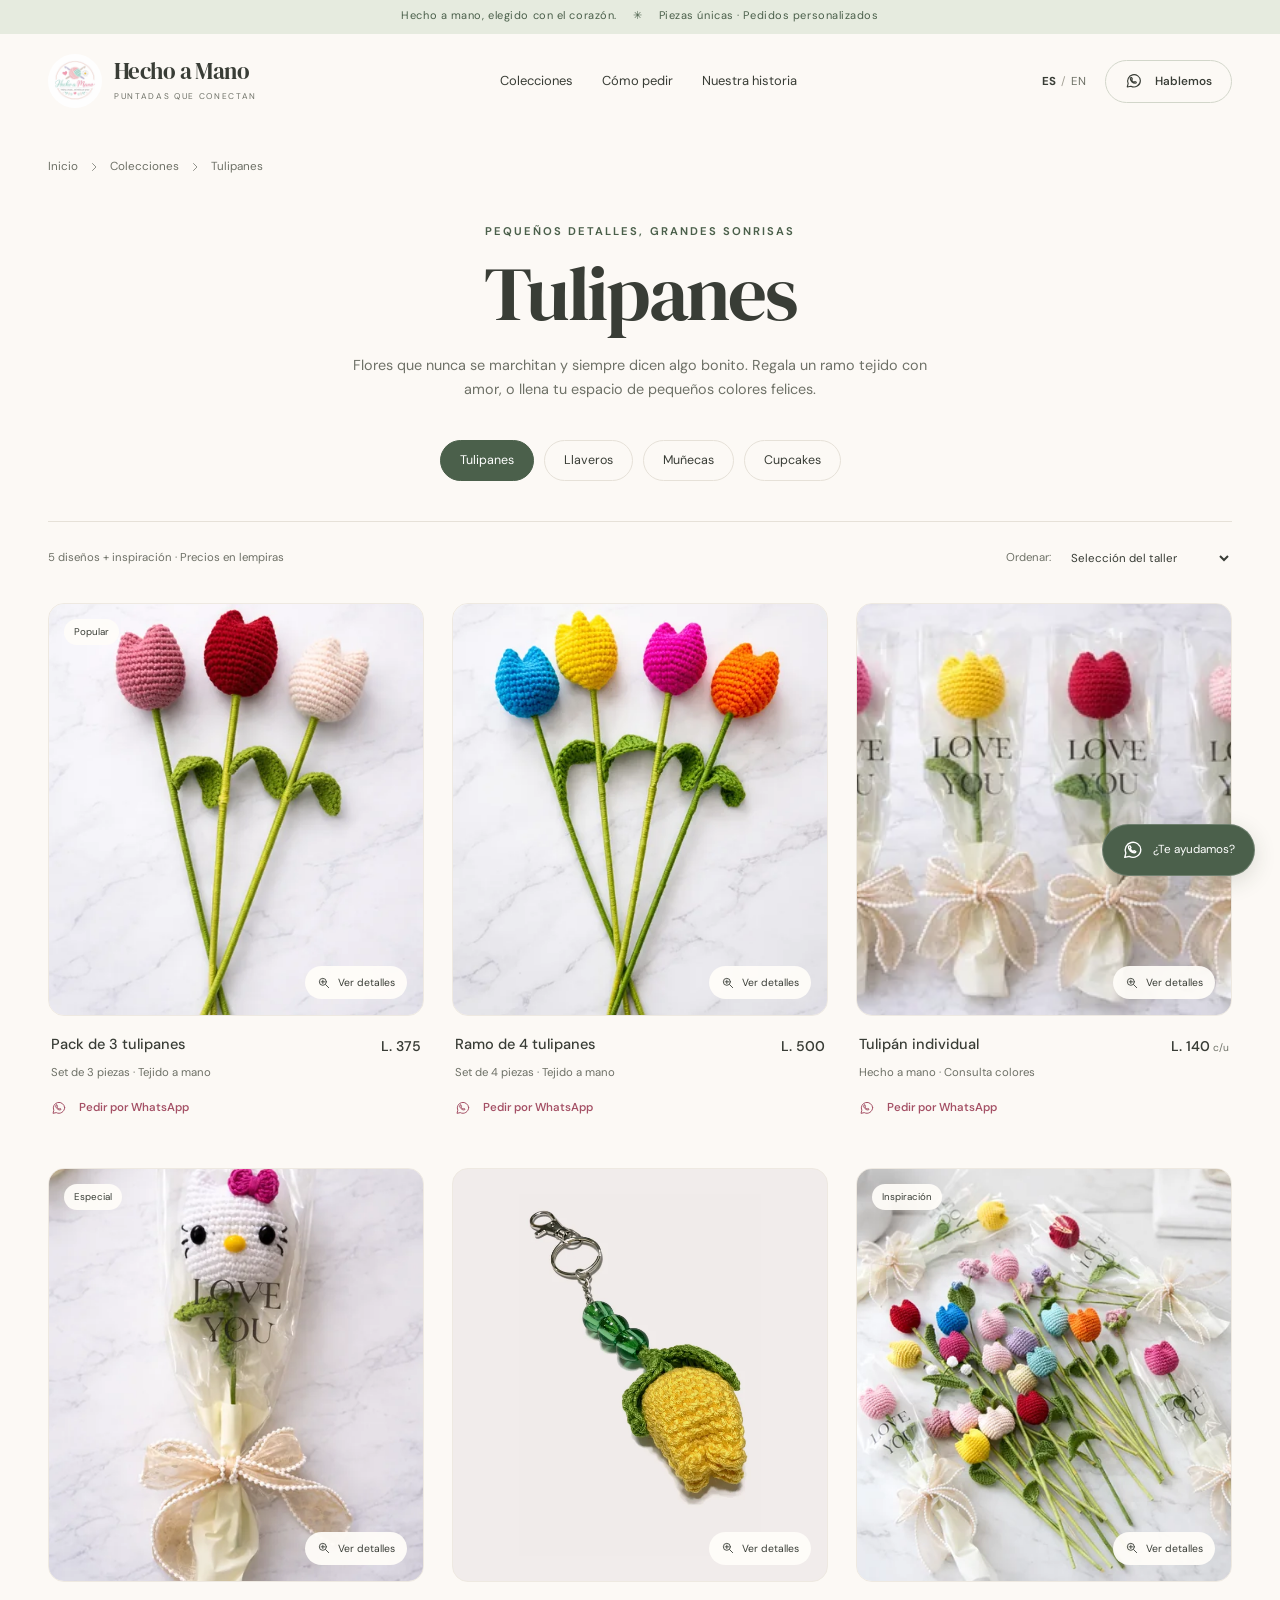
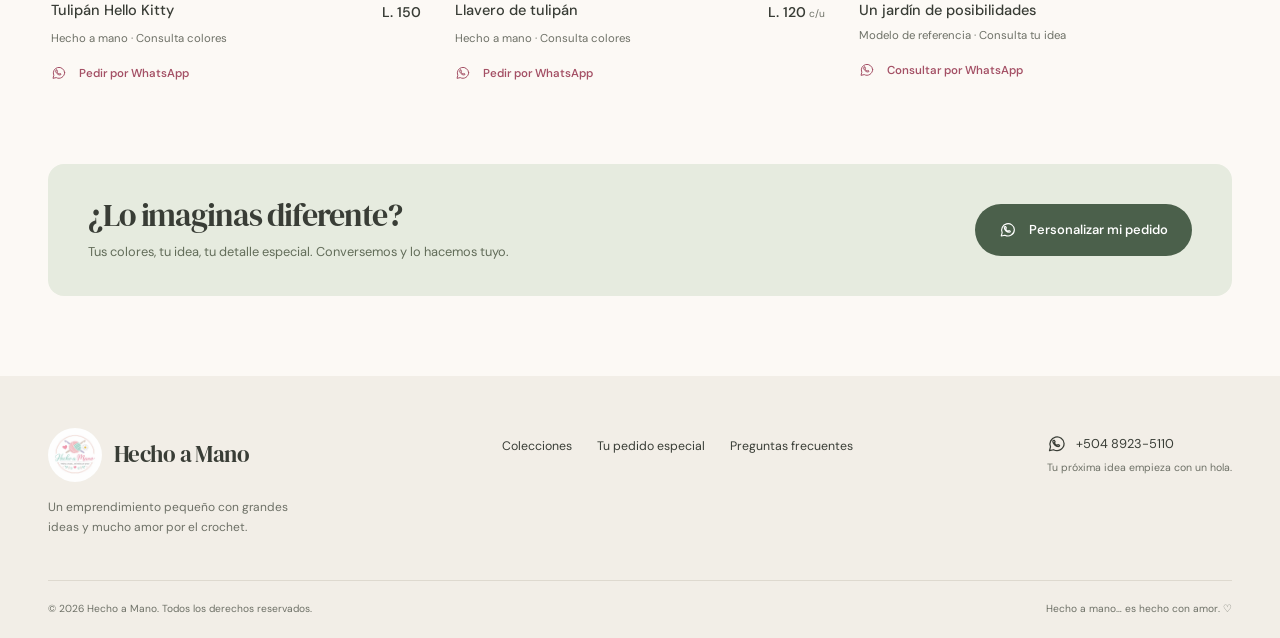
<file: tulipanes.html>
<!DOCTYPE html>
<html lang="es">
<head>
  <meta charset="UTF-8">
  <meta name="viewport" content="width=device-width, initial-scale=1.0">
  <meta name="theme-color" content="#fcf9f5">
  <title>Tulipanes · Hecho a Mano</title>
  <meta name="description" content="Flores que nunca se marchitan y siempre dicen algo bonito. Regala un ramo tejido con amor, o llena tu espacio de pequeños colores felices.">
  <link rel="canonical" href="https://hecho-mano.com/tulipanes.html">
  <meta property="og:title" content="Tulipanes · Hecho a Mano">
  <meta property="og:description" content="Flores que nunca se marchitan y siempre dicen algo bonito. Regala un ramo tejido con amor, o llena tu espacio de pequeños colores felices.">
  <meta property="og:type" content="website">
  <meta property="og:locale" content="es_HN">
  <meta property="og:url" content="https://hecho-mano.com/tulipanes.html">
  <meta property="og:image" content="https://hecho-mano.com/images/web/tulipan-modelo.webp">
  <link rel="icon" href="images/web/logo-small.webp" type="image/webp">
  <link rel="preload" href="fonts/dm-sans-normal.woff2" as="font" type="font/woff2" crossorigin>
  <link rel="preload" href="fonts/dm-serif-display-normal.woff2" as="font" type="font/woff2" crossorigin>
  <link rel="stylesheet" href="styles.css">
  <script src="app.js" defer></script>
</head>
<body data-page="tulipanes">

<a class="skip-link" href="#main"><span data-es="Saltar al contenido" data-en="Skip to content" >Saltar al contenido</span></a>
<div class="announcement"><span data-es="Hecho a mano, elegido con el corazón." data-en="Handmade with care. Chosen with love." >Hecho a mano, elegido con el corazón.</span><span data-es="Piezas únicas · Pedidos personalizados" data-en="Unique pieces · Custom orders" >Piezas únicas · Pedidos personalizados</span></div>
<header class="site-header" id="site-header">
  <div class="wrap header-inner">
    <a class="brand" href="index.html" aria-label="Hecho a Mano — Inicio">
      <img src="images/web/logo-small.webp" alt="Logo de Hecho a Mano" width="54" height="54">
      <span><span class="brand-name">Hecho a Mano</span><span data-es="PUNTADAS QUE CONECTAN" data-en="STITCHES THAT CONNECT" class="brand-note">PUNTADAS QUE CONECTAN</span></span>
    </a>
    <nav class="main-nav" id="main-nav" aria-label="Navegación principal" data-aria-es="Navegación principal" data-aria-en="Main navigation">
      <a href="index.html#colecciones"><span data-es="Colecciones" data-en="Collections" >Colecciones</span></a>
      <a href="index.html#como-pedir"><span data-es="Cómo pedir" data-en="How to order" >Cómo pedir</span></a>
      <a href="index.html#historia"><span data-es="Nuestra historia" data-en="Our story" >Nuestra historia</span></a>
    </nav>
    <div class="header-actions">
      <button class="language-button" id="language-button" type="button" aria-label="Switch to English"><span class="chosen" lang="es">ES</span><span lang="en">EN</span></button>
      <a class="button button-outline button-small" href="https://wa.me/50489235110?text=%C2%A1Hola%2C+Hecho+a+Mano%21+Me+gustar%C3%ADa+saber+m%C3%A1s+sobre+sus+piezas+tejidas+y+hacer+un+pedido." data-whatsapp-es="¡Hola, Hecho a Mano! Me gustaría saber más sobre sus piezas tejidas y hacer un pedido." data-whatsapp-en="Hello, Hecho a Mano! I&#x27;d like to learn more about your crochet pieces and place an order." target="_blank" rel="noopener noreferrer" ><svg class="whatsapp" viewBox="0 0 24 24" fill="none" stroke="currentColor" stroke-width="1.5" stroke-linecap="round" stroke-linejoin="round" aria-hidden="true"><path d="M20.5 11.5a8.5 8.5 0 0 1-12.6 7.4L3 20l1.2-4.6A8.5 8.5 0 1 1 20.5 11.5Z"/><path d="M8 7.5c-.5 0-1 .5-1 1.3 0 2.9 3.4 6.2 6.5 6.2.8 0 1.6-.7 1.6-1.3l-2-1-1 1c-1.5-.6-2.7-1.8-3.3-3.2l1-1-1-2Z"/></svg><span data-es="Hablemos" data-en="Let’s talk" >Hablemos</span></a>
      <button class="menu-toggle" id="menu-toggle" type="button" aria-label="Abrir menú" data-aria-es="Abrir o cerrar menú" data-aria-en="Open or close menu" aria-expanded="false" aria-controls="main-nav"><svg class="menu" viewBox="0 0 24 24" fill="none" stroke="currentColor" stroke-width="1.5" stroke-linecap="round" stroke-linejoin="round" aria-hidden="true"><path d="M4 7h16M4 12h16M4 17h16"/></svg></button>
    </div>
  </div>
</header>

<main id="main" class="wrap">
  <nav class="breadcrumb" aria-label="Ubicación" data-aria-es="Ubicación" data-aria-en="Breadcrumb"><a href="index.html"><span data-es="Inicio" data-en="Home" >Inicio</span></a><svg class="chevron" viewBox="0 0 24 24" fill="none" stroke="currentColor" stroke-width="1.5" stroke-linecap="round" stroke-linejoin="round" aria-hidden="true"><path d="m9 5 7 7-7 7"/></svg><a href="index.html#colecciones"><span data-es="Colecciones" data-en="Collections" >Colecciones</span></a><svg class="chevron" viewBox="0 0 24 24" fill="none" stroke="currentColor" stroke-width="1.5" stroke-linecap="round" stroke-linejoin="round" aria-hidden="true"><path d="m9 5 7 7-7 7"/></svg><span data-es="Tulipanes" data-en="Tulips" >Tulipanes</span></nav>
  <header class="catalog-heading"><p class="eyebrow"><span data-es="Pequeños detalles, grandes sonrisas" data-en="Little details, big smiles" >Pequeños detalles, grandes sonrisas</span></p><h1><span data-es="Tulipanes" data-en="Tulips" >Tulipanes</span></h1><p data-es="Flores que nunca se marchitan y siempre dicen algo bonito. Regala un ramo tejido con amor, o llena tu espacio de pequeños colores felices." data-en="Flowers that never fade and always say something lovely. Give a bouquet crocheted with love, or fill your space with little happy colors." >Flores que nunca se marchitan y siempre dicen algo bonito. Regala un ramo tejido con amor, o llena tu espacio de pequeños colores felices.</p></header>
  <nav class="collection-tabs" aria-label="Colecciones" data-aria-es="Colecciones" data-aria-en="Collections"><a href="tulipanes.html" aria-current=page><span data-es="Tulipanes" data-en="Tulips" >Tulipanes</span></a><a href="llaveros.html" ><span data-es="Llaveros" data-en="Keychains" >Llaveros</span></a><a href="munecas.html" ><span data-es="Muñecas" data-en="Dolls" >Muñecas</span></a><a href="cupcakes.html" ><span data-es="Cupcakes" data-en="Cupcakes" >Cupcakes</span></a></nav>
  <div class="catalog-toolbar"><p data-es="5 diseños + inspiración · Precios en lempiras" data-en="5 designs + inspiration · Prices in HNL" >5 diseños + inspiración · Precios en lempiras</p><label class="sort-label" for="catalog-sort"><span data-es="Ordenar:" data-en="Sort:" >Ordenar:</span><select id="catalog-sort"><option value="featured" data-es="Selección del taller" data-en="Workshop selection">Selección del taller</option><option value="price-asc" data-es="Precio: menor a mayor" data-en="Price: low to high">Precio: menor a mayor</option><option value="price-desc" data-es="Precio: mayor a menor" data-en="Price: high to low">Precio: mayor a menor</option></select></label></div>
  <div class="product-grid" id="product-grid">
      <article class="product-card" id="pack-tres" data-price="375" data-original-order="0">
        <button class="product-image-button photo" type="button" data-product="pack-tres" aria-label="Ver detalles de Pack de 3 tulipanes" data-aria-es="Ver detalles de Pack de 3 tulipanes" data-aria-en="View details of Pack of 3 tulips"><img class="" src="images/web/tulip1.webp" srcset="images/web/tulip1-small.webp 480w, images/web/tulip1.webp 1000w" sizes="(max-width: 640px) 44vw, 30vw" alt="Pack de 3 tulipanes tejido a mano" data-alt-es="Pack de 3 tulipanes tejido a mano" data-alt-en="Pack of 3 tulips crocheted by hand" fetchpriority="high" decoding="async"><span data-es="Popular" data-en="Popular" class="product-tag">Popular</span><span class="view-pill"><svg class="zoom" viewBox="0 0 24 24" fill="none" stroke="currentColor" stroke-width="1.5" stroke-linecap="round" stroke-linejoin="round" aria-hidden="true"><circle cx="10" cy="10" r="6"/><path d="m15 15 5 5M7 10h6m-3-3v6"/></svg><span data-es="Ver detalles" data-en="View details" >Ver detalles</span></span></button>
        <div class="product-info"><div class="product-title-row"><h2 data-es="Pack de 3 tulipanes" data-en="Pack of 3 tulips" >Pack de 3 tulipanes</h2><p class="product-price">L. 375</p></div><p data-es="Set de 3 piezas · Tejido a mano" data-en="Set of 3 · Handmade" class="product-meta">Set de 3 piezas · Tejido a mano</p><a class="text-link" href="https://wa.me/50489235110?text=%C2%A1Hola%2C+Hecho+a+Mano%21+Me+interesa%3A+Pack+de+3+tulipanes+%28L.+375%29.+%C2%BFPodr%C3%ADan+confirmarme+disponibilidad+y+detalles%3F+https%3A%2F%2Fhecho-mano.com%2Ftulipanes.html%23pack-tres" data-whatsapp-es="¡Hola, Hecho a Mano! Me interesa: Pack de 3 tulipanes (L. 375). ¿Podrían confirmarme disponibilidad y detalles? https://hecho-mano.com/tulipanes.html#pack-tres" data-whatsapp-en="Hello, Hecho a Mano! I’m interested in: Pack of 3 tulips (L. 375). Could you confirm availability and details? https://hecho-mano.com/tulipanes.html#pack-tres" target="_blank" rel="noopener noreferrer" ><svg class="whatsapp" viewBox="0 0 24 24" fill="none" stroke="currentColor" stroke-width="1.5" stroke-linecap="round" stroke-linejoin="round" aria-hidden="true"><path d="M20.5 11.5a8.5 8.5 0 0 1-12.6 7.4L3 20l1.2-4.6A8.5 8.5 0 1 1 20.5 11.5Z"/><path d="M8 7.5c-.5 0-1 .5-1 1.3 0 2.9 3.4 6.2 6.5 6.2.8 0 1.6-.7 1.6-1.3l-2-1-1 1c-1.5-.6-2.7-1.8-3.3-3.2l1-1-1-2Z"/></svg><span data-es="Pedir por WhatsApp" data-en="Order on WhatsApp" >Pedir por WhatsApp</span></a></div>
      </article>
      <article class="product-card" id="ramo-cuatro" data-price="500" data-original-order="1">
        <button class="product-image-button photo" type="button" data-product="ramo-cuatro" aria-label="Ver detalles de Ramo de 4 tulipanes" data-aria-es="Ver detalles de Ramo de 4 tulipanes" data-aria-en="View details of Bouquet of 4 tulips"><img class="" src="images/web/ramo-4-tulipanes.webp" srcset="images/web/ramo-4-tulipanes-small.webp 480w, images/web/ramo-4-tulipanes.webp 1000w" sizes="(max-width: 640px) 44vw, 30vw" alt="Ramo de 4 tulipanes tejido a mano" data-alt-es="Ramo de 4 tulipanes tejido a mano" data-alt-en="Bouquet of 4 tulips crocheted by hand" fetchpriority="high" decoding="async"><span class="view-pill"><svg class="zoom" viewBox="0 0 24 24" fill="none" stroke="currentColor" stroke-width="1.5" stroke-linecap="round" stroke-linejoin="round" aria-hidden="true"><circle cx="10" cy="10" r="6"/><path d="m15 15 5 5M7 10h6m-3-3v6"/></svg><span data-es="Ver detalles" data-en="View details" >Ver detalles</span></span></button>
        <div class="product-info"><div class="product-title-row"><h2 data-es="Ramo de 4 tulipanes" data-en="Bouquet of 4 tulips" >Ramo de 4 tulipanes</h2><p class="product-price">L. 500</p></div><p data-es="Set de 4 piezas · Tejido a mano" data-en="Set of 4 · Handmade" class="product-meta">Set de 4 piezas · Tejido a mano</p><a class="text-link" href="https://wa.me/50489235110?text=%C2%A1Hola%2C+Hecho+a+Mano%21+Me+interesa%3A+Ramo+de+4+tulipanes+%28L.+500%29.+%C2%BFPodr%C3%ADan+confirmarme+disponibilidad+y+detalles%3F+https%3A%2F%2Fhecho-mano.com%2Ftulipanes.html%23ramo-cuatro" data-whatsapp-es="¡Hola, Hecho a Mano! Me interesa: Ramo de 4 tulipanes (L. 500). ¿Podrían confirmarme disponibilidad y detalles? https://hecho-mano.com/tulipanes.html#ramo-cuatro" data-whatsapp-en="Hello, Hecho a Mano! I’m interested in: Bouquet of 4 tulips (L. 500). Could you confirm availability and details? https://hecho-mano.com/tulipanes.html#ramo-cuatro" target="_blank" rel="noopener noreferrer" ><svg class="whatsapp" viewBox="0 0 24 24" fill="none" stroke="currentColor" stroke-width="1.5" stroke-linecap="round" stroke-linejoin="round" aria-hidden="true"><path d="M20.5 11.5a8.5 8.5 0 0 1-12.6 7.4L3 20l1.2-4.6A8.5 8.5 0 1 1 20.5 11.5Z"/><path d="M8 7.5c-.5 0-1 .5-1 1.3 0 2.9 3.4 6.2 6.5 6.2.8 0 1.6-.7 1.6-1.3l-2-1-1 1c-1.5-.6-2.7-1.8-3.3-3.2l1-1-1-2Z"/></svg><span data-es="Pedir por WhatsApp" data-en="Order on WhatsApp" >Pedir por WhatsApp</span></a></div>
      </article>
      <article class="product-card" id="tulipan-individual" data-price="140" data-original-order="2">
        <button class="product-image-button photo" type="button" data-product="tulipan-individual" aria-label="Ver detalles de Tulipán individual" data-aria-es="Ver detalles de Tulipán individual" data-aria-en="View details of Individual tulip"><img class="" src="images/web/tulip2.webp" srcset="images/web/tulip2-small.webp 480w, images/web/tulip2.webp 1000w" sizes="(max-width: 640px) 44vw, 30vw" alt="Tulipán individual tejido a mano" data-alt-es="Tulipán individual tejido a mano" data-alt-en="Individual tulip crocheted by hand" fetchpriority="high" decoding="async"><span class="view-pill"><svg class="zoom" viewBox="0 0 24 24" fill="none" stroke="currentColor" stroke-width="1.5" stroke-linecap="round" stroke-linejoin="round" aria-hidden="true"><circle cx="10" cy="10" r="6"/><path d="m15 15 5 5M7 10h6m-3-3v6"/></svg><span data-es="Ver detalles" data-en="View details" >Ver detalles</span></span></button>
        <div class="product-info"><div class="product-title-row"><h2 data-es="Tulipán individual" data-en="Individual tulip" >Tulipán individual</h2><p class="product-price">L. 140<span data-es=" c/u" data-en=" each" class="product-unit"> c/u</span></p></div><p data-es="Hecho a mano · Consulta colores" data-en="Handmade · Ask about colors" class="product-meta">Hecho a mano · Consulta colores</p><a class="text-link" href="https://wa.me/50489235110?text=%C2%A1Hola%2C+Hecho+a+Mano%21+Me+interesa%3A+Tulip%C3%A1n+individual+%28L.+140+c%2Fu%29.+%C2%BFPodr%C3%ADan+confirmarme+disponibilidad+y+detalles%3F+https%3A%2F%2Fhecho-mano.com%2Ftulipanes.html%23tulipan-individual" data-whatsapp-es="¡Hola, Hecho a Mano! Me interesa: Tulipán individual (L. 140 c/u). ¿Podrían confirmarme disponibilidad y detalles? https://hecho-mano.com/tulipanes.html#tulipan-individual" data-whatsapp-en="Hello, Hecho a Mano! I’m interested in: Individual tulip (L. 140 each). Could you confirm availability and details? https://hecho-mano.com/tulipanes.html#tulipan-individual" target="_blank" rel="noopener noreferrer" ><svg class="whatsapp" viewBox="0 0 24 24" fill="none" stroke="currentColor" stroke-width="1.5" stroke-linecap="round" stroke-linejoin="round" aria-hidden="true"><path d="M20.5 11.5a8.5 8.5 0 0 1-12.6 7.4L3 20l1.2-4.6A8.5 8.5 0 1 1 20.5 11.5Z"/><path d="M8 7.5c-.5 0-1 .5-1 1.3 0 2.9 3.4 6.2 6.5 6.2.8 0 1.6-.7 1.6-1.3l-2-1-1 1c-1.5-.6-2.7-1.8-3.3-3.2l1-1-1-2Z"/></svg><span data-es="Pedir por WhatsApp" data-en="Order on WhatsApp" >Pedir por WhatsApp</span></a></div>
      </article>
      <article class="product-card" id="hello-kitty" data-price="150" data-original-order="3">
        <button class="product-image-button photo" type="button" data-product="hello-kitty" aria-label="Ver detalles de Tulipán Hello Kitty" data-aria-es="Ver detalles de Tulipán Hello Kitty" data-aria-en="View details of Hello Kitty tulip"><img class="" src="images/web/tulipan-hello-kitty.webp" srcset="images/web/tulipan-hello-kitty-small.webp 480w, images/web/tulipan-hello-kitty.webp 1000w" sizes="(max-width: 640px) 44vw, 30vw" alt="Tulipán Hello Kitty tejido a mano" data-alt-es="Tulipán Hello Kitty tejido a mano" data-alt-en="Hello Kitty tulip crocheted by hand" loading="lazy" decoding="async"><span data-es="Especial" data-en="Special" class="product-tag">Especial</span><span class="view-pill"><svg class="zoom" viewBox="0 0 24 24" fill="none" stroke="currentColor" stroke-width="1.5" stroke-linecap="round" stroke-linejoin="round" aria-hidden="true"><circle cx="10" cy="10" r="6"/><path d="m15 15 5 5M7 10h6m-3-3v6"/></svg><span data-es="Ver detalles" data-en="View details" >Ver detalles</span></span></button>
        <div class="product-info"><div class="product-title-row"><h2 data-es="Tulipán Hello Kitty" data-en="Hello Kitty tulip" >Tulipán Hello Kitty</h2><p class="product-price">L. 150</p></div><p data-es="Hecho a mano · Consulta colores" data-en="Handmade · Ask about colors" class="product-meta">Hecho a mano · Consulta colores</p><a class="text-link" href="https://wa.me/50489235110?text=%C2%A1Hola%2C+Hecho+a+Mano%21+Me+interesa%3A+Tulip%C3%A1n+Hello+Kitty+%28L.+150%29.+%C2%BFPodr%C3%ADan+confirmarme+disponibilidad+y+detalles%3F+https%3A%2F%2Fhecho-mano.com%2Ftulipanes.html%23hello-kitty" data-whatsapp-es="¡Hola, Hecho a Mano! Me interesa: Tulipán Hello Kitty (L. 150). ¿Podrían confirmarme disponibilidad y detalles? https://hecho-mano.com/tulipanes.html#hello-kitty" data-whatsapp-en="Hello, Hecho a Mano! I’m interested in: Hello Kitty tulip (L. 150). Could you confirm availability and details? https://hecho-mano.com/tulipanes.html#hello-kitty" target="_blank" rel="noopener noreferrer" ><svg class="whatsapp" viewBox="0 0 24 24" fill="none" stroke="currentColor" stroke-width="1.5" stroke-linecap="round" stroke-linejoin="round" aria-hidden="true"><path d="M20.5 11.5a8.5 8.5 0 0 1-12.6 7.4L3 20l1.2-4.6A8.5 8.5 0 1 1 20.5 11.5Z"/><path d="M8 7.5c-.5 0-1 .5-1 1.3 0 2.9 3.4 6.2 6.5 6.2.8 0 1.6-.7 1.6-1.3l-2-1-1 1c-1.5-.6-2.7-1.8-3.3-3.2l1-1-1-2Z"/></svg><span data-es="Pedir por WhatsApp" data-en="Order on WhatsApp" >Pedir por WhatsApp</span></a></div>
      </article>
      <article class="product-card" id="llavero-tulipan" data-price="120" data-original-order="4">
        <button class="product-image-button " type="button" data-product="llavero-tulipan" aria-label="Ver detalles de Llavero de tulipán" data-aria-es="Ver detalles de Llavero de tulipán" data-aria-en="View details of Tulip keychain"><img class="" src="images/web/llavero-tulipan-1.webp" srcset="images/web/llavero-tulipan-1-small.webp 480w, images/web/llavero-tulipan-1.webp 1000w" sizes="(max-width: 640px) 44vw, 30vw" alt="Llavero de tulipán tejido a mano" data-alt-es="Llavero de tulipán tejido a mano" data-alt-en="Tulip keychain crocheted by hand" loading="lazy" decoding="async"><span class="view-pill"><svg class="zoom" viewBox="0 0 24 24" fill="none" stroke="currentColor" stroke-width="1.5" stroke-linecap="round" stroke-linejoin="round" aria-hidden="true"><circle cx="10" cy="10" r="6"/><path d="m15 15 5 5M7 10h6m-3-3v6"/></svg><span data-es="Ver detalles" data-en="View details" >Ver detalles</span></span></button>
        <div class="product-info"><div class="product-title-row"><h2 data-es="Llavero de tulipán" data-en="Tulip keychain" >Llavero de tulipán</h2><p class="product-price">L. 120<span data-es=" c/u" data-en=" each" class="product-unit"> c/u</span></p></div><p data-es="Hecho a mano · Consulta colores" data-en="Handmade · Ask about colors" class="product-meta">Hecho a mano · Consulta colores</p><a class="text-link" href="https://wa.me/50489235110?text=%C2%A1Hola%2C+Hecho+a+Mano%21+Me+interesa%3A+Llavero+de+tulip%C3%A1n+%28L.+120+c%2Fu%29.+%C2%BFPodr%C3%ADan+confirmarme+disponibilidad+y+detalles%3F+https%3A%2F%2Fhecho-mano.com%2Ftulipanes.html%23llavero-tulipan" data-whatsapp-es="¡Hola, Hecho a Mano! Me interesa: Llavero de tulipán (L. 120 c/u). ¿Podrían confirmarme disponibilidad y detalles? https://hecho-mano.com/tulipanes.html#llavero-tulipan" data-whatsapp-en="Hello, Hecho a Mano! I’m interested in: Tulip keychain (L. 120 each). Could you confirm availability and details? https://hecho-mano.com/tulipanes.html#llavero-tulipan" target="_blank" rel="noopener noreferrer" ><svg class="whatsapp" viewBox="0 0 24 24" fill="none" stroke="currentColor" stroke-width="1.5" stroke-linecap="round" stroke-linejoin="round" aria-hidden="true"><path d="M20.5 11.5a8.5 8.5 0 0 1-12.6 7.4L3 20l1.2-4.6A8.5 8.5 0 1 1 20.5 11.5Z"/><path d="M8 7.5c-.5 0-1 .5-1 1.3 0 2.9 3.4 6.2 6.5 6.2.8 0 1.6-.7 1.6-1.3l-2-1-1 1c-1.5-.6-2.7-1.8-3.3-3.2l1-1-1-2Z"/></svg><span data-es="Pedir por WhatsApp" data-en="Order on WhatsApp" >Pedir por WhatsApp</span></a></div>
      </article>
      <article class="product-card" id="tulipanes-inspiracion" data-price="Infinity" data-original-order="5">
        <button class="product-image-button photo" type="button" data-product="tulipanes-inspiracion" aria-label="Ver detalles de Un jardín de posibilidades" data-aria-es="Ver detalles de Un jardín de posibilidades" data-aria-en="View details of A garden of possibilities"><img class="" src="images/web/tulipan-modelo.webp" srcset="images/web/tulipan-modelo-small.webp 480w, images/web/tulipan-modelo.webp 1000w" sizes="(max-width: 640px) 44vw, 30vw" alt="Un jardín de posibilidades tejido a mano" data-alt-es="Un jardín de posibilidades tejido a mano" data-alt-en="A garden of possibilities crocheted by hand" loading="lazy" decoding="async"><span data-es="Inspiración" data-en="Inspiration" class="product-tag">Inspiración</span><span class="view-pill"><svg class="zoom" viewBox="0 0 24 24" fill="none" stroke="currentColor" stroke-width="1.5" stroke-linecap="round" stroke-linejoin="round" aria-hidden="true"><circle cx="10" cy="10" r="6"/><path d="m15 15 5 5M7 10h6m-3-3v6"/></svg><span data-es="Ver detalles" data-en="View details" >Ver detalles</span></span></button>
        <div class="product-info"><div class="product-title-row"><h2 data-es="Un jardín de posibilidades" data-en="A garden of possibilities" >Un jardín de posibilidades</h2></div><p data-es="Modelo de referencia · Consulta tu idea" data-en="Reference model · Ask us about your idea" class="product-meta">Modelo de referencia · Consulta tu idea</p><a class="text-link" href="https://wa.me/50489235110?text=%C2%A1Hola%2C+Hecho+a+Mano%21+Me+gustar%C3%ADa+cotizar+una+pieza+inspirada+en%3A+Un+jard%C3%ADn+de+posibilidades.+https%3A%2F%2Fhecho-mano.com%2Ftulipanes.html%23tulipanes-inspiracion" data-whatsapp-es="¡Hola, Hecho a Mano! Me gustaría cotizar una pieza inspirada en: Un jardín de posibilidades. https://hecho-mano.com/tulipanes.html#tulipanes-inspiracion" data-whatsapp-en="Hello, Hecho a Mano! I’d like a quote for a piece inspired by: A garden of possibilities. https://hecho-mano.com/tulipanes.html#tulipanes-inspiracion" target="_blank" rel="noopener noreferrer" ><svg class="whatsapp" viewBox="0 0 24 24" fill="none" stroke="currentColor" stroke-width="1.5" stroke-linecap="round" stroke-linejoin="round" aria-hidden="true"><path d="M20.5 11.5a8.5 8.5 0 0 1-12.6 7.4L3 20l1.2-4.6A8.5 8.5 0 1 1 20.5 11.5Z"/><path d="M8 7.5c-.5 0-1 .5-1 1.3 0 2.9 3.4 6.2 6.5 6.2.8 0 1.6-.7 1.6-1.3l-2-1-1 1c-1.5-.6-2.7-1.8-3.3-3.2l1-1-1-2Z"/></svg><span data-es="Consultar por WhatsApp" data-en="Ask on WhatsApp" >Consultar por WhatsApp</span></a></div>
      </article></div>
  <section class="catalog-note"><div><h2><span data-es="¿Lo imaginas diferente?" data-en="Imagining something different?" >¿Lo imaginas diferente?</span></h2><p data-es="Tus colores, tu idea, tu detalle especial. Conversemos y lo hacemos tuyo." data-en="Your colors, your idea, your special little detail. Let’s make it yours." >Tus colores, tu idea, tu detalle especial. Conversemos y lo hacemos tuyo.</p></div><a class="button button-green" href="https://wa.me/50489235110?text=%C2%A1Hola%2C+Hecho+a+Mano%21+Me+gustar%C3%ADa+cotizar+una+pieza+personalizada." data-whatsapp-es="¡Hola, Hecho a Mano! Me gustaría cotizar una pieza personalizada." data-whatsapp-en="Hello, Hecho a Mano! I&#x27;d like a quote for a custom crochet piece." target="_blank" rel="noopener noreferrer" ><svg class="whatsapp" viewBox="0 0 24 24" fill="none" stroke="currentColor" stroke-width="1.5" stroke-linecap="round" stroke-linejoin="round" aria-hidden="true"><path d="M20.5 11.5a8.5 8.5 0 0 1-12.6 7.4L3 20l1.2-4.6A8.5 8.5 0 1 1 20.5 11.5Z"/><path d="M8 7.5c-.5 0-1 .5-1 1.3 0 2.9 3.4 6.2 6.5 6.2.8 0 1.6-.7 1.6-1.3l-2-1-1 1c-1.5-.6-2.7-1.8-3.3-3.2l1-1-1-2Z"/></svg><span data-es="Personalizar mi pedido" data-en="Personalize my order" >Personalizar mi pedido</span></a></section>
</main>

<footer class="site-footer">
  <div class="wrap footer-top">
    <div class="footer-brand">
      <a class="brand" href="index.html"><img src="images/web/logo-small.webp" alt="Hecho a Mano" width="54" height="54"><span class="brand-name">Hecho a Mano</span></a>
      <p data-es="Un emprendimiento pequeño con grandes ideas y mucho amor por el crochet." data-en="A small business with big ideas and a love for crochet." >Un emprendimiento pequeño con grandes ideas y mucho amor por el crochet.</p>
    </div>
    <nav class="footer-nav" aria-label="Enlaces del pie de página" data-aria-es="Enlaces del pie de página" data-aria-en="Footer links">
      <a href="index.html#colecciones"><span data-es="Colecciones" data-en="Collections" >Colecciones</span></a>
      <a href="index.html#personaliza"><span data-es="Tu pedido especial" data-en="Your custom order" >Tu pedido especial</span></a>
      <a href="index.html#preguntas"><span data-es="Preguntas frecuentes" data-en="FAQs" >Preguntas frecuentes</span></a>
    </nav>
    <div class="footer-contact"><a href="https://wa.me/50489235110?text=%C2%A1Hola%2C+Hecho+a+Mano%21+Me+gustar%C3%ADa+saber+m%C3%A1s+sobre+sus+piezas+tejidas+y+hacer+un+pedido." target="_blank" rel="noopener noreferrer"><svg class="whatsapp" viewBox="0 0 24 24" fill="none" stroke="currentColor" stroke-width="1.5" stroke-linecap="round" stroke-linejoin="round" aria-hidden="true"><path d="M20.5 11.5a8.5 8.5 0 0 1-12.6 7.4L3 20l1.2-4.6A8.5 8.5 0 1 1 20.5 11.5Z"/><path d="M8 7.5c-.5 0-1 .5-1 1.3 0 2.9 3.4 6.2 6.5 6.2.8 0 1.6-.7 1.6-1.3l-2-1-1 1c-1.5-.6-2.7-1.8-3.3-3.2l1-1-1-2Z"/></svg><span>+504 8923-5110</span></a><p data-es="Tu próxima idea empieza con un hola." data-en="Your next idea begins with a hello." >Tu próxima idea empieza con un hola.</p></div>
  </div>
  <div class="wrap footer-bottom"><p>© <span data-year>2026</span> Hecho a Mano. <span data-es="Todos los derechos reservados." data-en="All rights reserved." >Todos los derechos reservados.</span></p><p><span data-es="Hecho a mano… es hecho con amor." data-en="Made by hand… made with love." >Hecho a mano… es hecho con amor.</span> ♡</p></div>
</footer>
<a class="floating-contact" href="https://wa.me/50489235110?text=%C2%A1Hola%2C+Hecho+a+Mano%21+Me+gustar%C3%ADa+saber+m%C3%A1s+sobre+sus+piezas+tejidas+y+hacer+un+pedido." data-whatsapp-es="¡Hola, Hecho a Mano! Me gustaría saber más sobre sus piezas tejidas y hacer un pedido." data-whatsapp-en="Hello, Hecho a Mano! I&#x27;d like to learn more about your crochet pieces and place an order." target="_blank" rel="noopener noreferrer" aria-label="Escribir a Hecho a Mano por WhatsApp" data-aria-es="Escribir a Hecho a Mano por WhatsApp" data-aria-en="Message Hecho a Mano on WhatsApp"><svg class="whatsapp" viewBox="0 0 24 24" fill="none" stroke="currentColor" stroke-width="1.5" stroke-linecap="round" stroke-linejoin="round" aria-hidden="true"><path d="M20.5 11.5a8.5 8.5 0 0 1-12.6 7.4L3 20l1.2-4.6A8.5 8.5 0 1 1 20.5 11.5Z"/><path d="M8 7.5c-.5 0-1 .5-1 1.3 0 2.9 3.4 6.2 6.5 6.2.8 0 1.6-.7 1.6-1.3l-2-1-1 1c-1.5-.6-2.7-1.8-3.3-3.2l1-1-1-2Z"/></svg><span data-es="¿Te ayudamos?" data-en="Can we help?" >¿Te ayudamos?</span></a>


<dialog class="product-dialog" id="product-dialog" aria-labelledby="dialog-title">
  <button class="dialog-close" id="dialog-close" type="button" aria-label="Cerrar" data-aria-es="Cerrar" data-aria-en="Close"><svg class="close" viewBox="0 0 24 24" fill="none" stroke="currentColor" stroke-width="1.5" stroke-linecap="round" stroke-linejoin="round" aria-hidden="true"><path d="m6 6 12 12M6 18 18 6"/></svg></button>
  <div class="dialog-inner">
    <div class="dialog-media"><img id="dialog-image" alt="" width="500" height="400"><div class="dialog-controls" id="dialog-controls"><button type="button" id="dialog-prev" aria-label="Foto anterior" data-aria-es="Foto anterior" data-aria-en="Previous photo"><svg class="arrow" viewBox="0 0 24 24" fill="none" stroke="currentColor" stroke-width="1.5" stroke-linecap="round" stroke-linejoin="round" aria-hidden="true"><path d="M4 12h15m-6-6 6 6-6 6"/></svg></button><span id="dialog-count" aria-live="polite"></span><button type="button" id="dialog-next" aria-label="Foto siguiente" data-aria-es="Foto siguiente" data-aria-en="Next photo"><svg class="arrow" viewBox="0 0 24 24" fill="none" stroke="currentColor" stroke-width="1.5" stroke-linecap="round" stroke-linejoin="round" aria-hidden="true"><path d="M4 12h15m-6-6 6 6-6 6"/></svg></button></div></div>
    <div class="dialog-copy"><p class="eyebrow"><span data-es="Una pieza con historia" data-en="A piece with a story" >Una pieza con historia</span></p><h2 id="dialog-title"></h2><p class="dialog-price" id="dialog-price"></p><p id="dialog-description"></p><a id="dialog-order" class="button button-primary" target="_blank" rel="noopener noreferrer"><svg class="whatsapp" viewBox="0 0 24 24" fill="none" stroke="currentColor" stroke-width="1.5" stroke-linecap="round" stroke-linejoin="round" aria-hidden="true"><path d="M20.5 11.5a8.5 8.5 0 0 1-12.6 7.4L3 20l1.2-4.6A8.5 8.5 0 1 1 20.5 11.5Z"/><path d="M8 7.5c-.5 0-1 .5-1 1.3 0 2.9 3.4 6.2 6.5 6.2.8 0 1.6-.7 1.6-1.3l-2-1-1 1c-1.5-.6-2.7-1.8-3.3-3.2l1-1-1-2Z"/></svg><span data-es="Pedir por WhatsApp" data-en="Order on WhatsApp" >Pedir por WhatsApp</span></a><p data-es="Conversemos sobre colores, detalles y disponibilidad." data-en="Let’s talk about colors, details, and availability." >Conversemos sobre colores, detalles y disponibilidad.</p></div>
  </div>
</dialog>
<script type="application/json" id="catalog-data">[{"id": "pack-tres", "name": {"es": "Pack de 3 tulipanes", "en": "Pack of 3 tulips"}, "images": ["images/web/tulip1.webp"], "price": 375, "photo": true, "tag": {"es": "Popular", "en": "Popular"}, "set_size": 3, "url": "https://hecho-mano.com/tulipanes.html#pack-tres", "message": {"es": "¡Hola, Hecho a Mano! Me interesa: Pack de 3 tulipanes (L. 375). ¿Podrían confirmarme disponibilidad y detalles? https://hecho-mano.com/tulipanes.html#pack-tres", "en": "Hello, Hecho a Mano! I’m interested in: Pack of 3 tulips (L. 375). Could you confirm availability and details? https://hecho-mano.com/tulipanes.html#pack-tres"}, "description": {"es": "Set de 3 piezas · Tejido a mano", "en": "Set of 3 · Handmade"}}, {"id": "ramo-cuatro", "name": {"es": "Ramo de 4 tulipanes", "en": "Bouquet of 4 tulips"}, "images": ["images/web/ramo-4-tulipanes.webp"], "price": 500, "photo": true, "set_size": 4, "url": "https://hecho-mano.com/tulipanes.html#ramo-cuatro", "message": {"es": "¡Hola, Hecho a Mano! Me interesa: Ramo de 4 tulipanes (L. 500). ¿Podrían confirmarme disponibilidad y detalles? https://hecho-mano.com/tulipanes.html#ramo-cuatro", "en": "Hello, Hecho a Mano! I’m interested in: Bouquet of 4 tulips (L. 500). Could you confirm availability and details? https://hecho-mano.com/tulipanes.html#ramo-cuatro"}, "description": {"es": "Set de 4 piezas · Tejido a mano", "en": "Set of 4 · Handmade"}}, {"id": "tulipan-individual", "name": {"es": "Tulipán individual", "en": "Individual tulip"}, "images": ["images/web/tulip2.webp"], "price": 140, "photo": true, "unit": true, "url": "https://hecho-mano.com/tulipanes.html#tulipan-individual", "message": {"es": "¡Hola, Hecho a Mano! Me interesa: Tulipán individual (L. 140 c/u). ¿Podrían confirmarme disponibilidad y detalles? https://hecho-mano.com/tulipanes.html#tulipan-individual", "en": "Hello, Hecho a Mano! I’m interested in: Individual tulip (L. 140 each). Could you confirm availability and details? https://hecho-mano.com/tulipanes.html#tulipan-individual"}, "description": {"es": "Hecho a mano · Consulta colores", "en": "Handmade · Ask about colors"}}, {"id": "hello-kitty", "name": {"es": "Tulipán Hello Kitty", "en": "Hello Kitty tulip"}, "images": ["images/web/tulipan-hello-kitty.webp"], "price": 150, "photo": true, "tag": {"es": "Especial", "en": "Special"}, "url": "https://hecho-mano.com/tulipanes.html#hello-kitty", "message": {"es": "¡Hola, Hecho a Mano! Me interesa: Tulipán Hello Kitty (L. 150). ¿Podrían confirmarme disponibilidad y detalles? https://hecho-mano.com/tulipanes.html#hello-kitty", "en": "Hello, Hecho a Mano! I’m interested in: Hello Kitty tulip (L. 150). Could you confirm availability and details? https://hecho-mano.com/tulipanes.html#hello-kitty"}, "description": {"es": "Hecho a mano · Consulta colores", "en": "Handmade · Ask about colors"}}, {"id": "llavero-tulipan", "name": {"es": "Llavero de tulipán", "en": "Tulip keychain"}, "images": ["images/web/llavero-tulipan-1.webp", "images/web/llavero-tulipan-2.webp"], "price": 120, "unit": true, "url": "https://hecho-mano.com/tulipanes.html#llavero-tulipan", "message": {"es": "¡Hola, Hecho a Mano! Me interesa: Llavero de tulipán (L. 120 c/u). ¿Podrían confirmarme disponibilidad y detalles? https://hecho-mano.com/tulipanes.html#llavero-tulipan", "en": "Hello, Hecho a Mano! I’m interested in: Tulip keychain (L. 120 each). Could you confirm availability and details? https://hecho-mano.com/tulipanes.html#llavero-tulipan"}, "description": {"es": "Hecho a mano · Consulta colores", "en": "Handmade · Ask about colors"}}, {"id": "tulipanes-inspiracion", "name": {"es": "Un jardín de posibilidades", "en": "A garden of possibilities"}, "images": ["images/web/tulipan-modelo.webp"], "price": null, "reference": true, "photo": true, "url": "https://hecho-mano.com/tulipanes.html#tulipanes-inspiracion", "message": {"es": "¡Hola, Hecho a Mano! Me gustaría cotizar una pieza inspirada en: Un jardín de posibilidades. https://hecho-mano.com/tulipanes.html#tulipanes-inspiracion", "en": "Hello, Hecho a Mano! I’d like a quote for a piece inspired by: A garden of possibilities. https://hecho-mano.com/tulipanes.html#tulipanes-inspiracion"}, "description": {"es": "Modelo de referencia · Consulta tu idea", "en": "Reference model · Ask us about your idea"}}]</script>
</body>
</html>
</file>
<file: styles.css>
@font-face {
  font-family: 'DM Sans';
  font-style: normal;
  font-weight: 400 700;
  font-display: swap;
  src: url(fonts/dm-sans-normal.woff2) format('woff2');
  unicode-range: U+0000-00FF, U+0131, U+0152-0153, U+02BB-02BC, U+02C6, U+02DA, U+02DC, U+0304, U+0308, U+0329, U+2000-206F, U+20AC, U+2122, U+2191, U+2193, U+2212, U+2215, U+FEFF, U+FFFD;
}

@font-face {
  font-family: 'DM Serif Display';
  font-style: italic;
  font-weight: 400;
  font-display: swap;
  src: url(fonts/dm-serif-display-italic.woff2) format('woff2');
  unicode-range: U+0000-00FF, U+0131, U+0152-0153, U+02BB-02BC, U+02C6, U+02DA, U+02DC, U+0304, U+0308, U+0329, U+2000-206F, U+20AC, U+2122, U+2191, U+2193, U+2212, U+2215, U+FEFF, U+FFFD;
}

@font-face {
  font-family: 'DM Serif Display';
  font-style: normal;
  font-weight: 400;
  font-display: swap;
  src: url(fonts/dm-serif-display-normal.woff2) format('woff2');
  unicode-range: U+0000-00FF, U+0131, U+0152-0153, U+02BB-02BC, U+02C6, U+02DA, U+02DC, U+0304, U+0308, U+0329, U+2000-206F, U+20AC, U+2122, U+2191, U+2193, U+2212, U+2215, U+FEFF, U+FFFD;
}

:root {
  color-scheme: light;
  --paper: #fcf9f5;
  --ink: #393d36;
  --muted: #6e7167;
  --rose: #a45065;
  --rose-dark: #883d51;
  --blush: #f2e2e3;
  --sage: #e6ebdf;
  --green: #4b604b;
  --line: #e6e1d8;
  --serif: 'DM Serif Display', Georgia, serif;
  --sans: 'DM Sans', system-ui, sans-serif;
  --ease: cubic-bezier(.2,.75,.25,1);
}
* { box-sizing: border-box; }
html { scroll-behavior: smooth; scroll-padding-top: 110px; }
body { margin: 0; background: var(--paper); color: var(--ink); font: 16px/1.65 var(--sans); -webkit-font-smoothing: antialiased; }
body.dialog-open { overflow: hidden; }
button, input, textarea, select { font: inherit; }
button, a, input, select, textarea, summary { -webkit-tap-highlight-color: transparent; }
button { color: inherit; cursor: pointer; }
a { color: inherit; text-decoration: none; }
img { display: block; max-width: 100%; }
svg { flex-shrink: 0; width: 20px; height: 20px; }
button svg, a svg { pointer-events: none; }
h1, h2, h3, p, figure { margin: 0; }
h1, h2, h3 { font-weight: 400; }
h1, h2 { font-family: var(--serif); line-height: 1.08; letter-spacing: -.035em; }
h1 { font-size: clamp(3.3rem, 6.4vw, 6.1rem); }
h2 { font-size: clamp(2.5rem, 4vw, 3.8rem); }
h3 { line-height: 1.3; }
em { color: var(--rose); font-weight: 400; }
::selection { background: #ead0d5; color: #39352f; }
:focus-visible { outline: 3px solid var(--rose); outline-offset: 5px; }
[hidden] { display: none !important; }
.wrap { width: min(1200px, calc(100% - 96px)); margin-inline: auto; }
.section { padding-block: 100px; }
.eyebrow { font-size: .7rem; font-weight: 650; letter-spacing: .18em; text-transform: uppercase; color: var(--green); }
.section-copy { max-width: 480px; color: var(--muted); }
.section-copy p + p { margin-top: 14px; }
.section-heading { display: flex; gap: 32px; justify-content: space-between; align-items: end; margin-bottom: 42px; }
.section-heading h2 { margin-top: 14px; }
.section-heading > p { max-width: 320px; color: var(--muted); font-size: .92rem; }
.skip-link { position: fixed; top: 8px; left: 8px; transform: translateY(-160%); z-index: 200; background: white; padding: 10px 18px; border-radius: 8px; }
.skip-link:focus { transform: none; }
.announcement { min-height: 34px; background: var(--sage); text-align: center; padding: 6px 20px; font-size: .69rem; letter-spacing: .05em; color: var(--green); }
.announcement span + span::before { content: '✳'; margin-inline: 16px; }
.site-header { position: sticky; top: 0; z-index: 30; border-bottom: 1px solid transparent; background: rgb(252 249 245 / 96%); backdrop-filter: blur(14px); transition: border-color .25s, box-shadow .25s; }
.site-header.scrolled { border-color: var(--line); box-shadow: 0 4px 22px #33362004; }
.header-inner { display: flex; min-height: 94px; align-items: center; justify-content: space-between; gap: 24px; }
.brand { display: flex; gap: 12px; align-items: center; flex-shrink: 0; }
.brand img { width: 54px; height: 54px; border-radius: 50%; }
.brand-name { display: block; font-family: var(--serif); font-size: 1.45rem; line-height: 1.2; letter-spacing: -.025em; }
.brand-note { display: block; font-size: .52rem; letter-spacing: .2em; margin-top: 4px; color: var(--muted); }
.main-nav { display: flex; align-items: center; gap: 29px; }
.main-nav a { position: relative; font-size: .81rem; }
.main-nav a::after { content: ''; position: absolute; bottom: -7px; height: 1px; left: 0; width: 100%; background: var(--rose); transform: scaleX(0); transform-origin: left; transition: transform .25s var(--ease); }
.main-nav a:hover::after, .main-nav a[aria-current]::after { transform: scaleX(1); }
.header-actions { display: flex; gap: 18px; align-items: center; }
.language-button { border: 0; background: transparent; padding: 10px 1px; font-size: .72rem; color: var(--muted); }
.language-button .chosen { color: var(--ink); font-weight: 700; }
.language-button span + span::before { content: '/'; display: inline-block; margin: 0 5px; color: #a3a096; font-weight: 400; }
.button { display: inline-flex; justify-content: center; align-items: center; gap: 12px; min-height: 52px; border: 1px solid transparent; border-radius: 100px; padding: 13px 23px; font-size: .81rem; font-weight: 550; line-height: 1.4; transition: background .25s, color .25s, transform .3s var(--ease), box-shadow .3s var(--ease); }
.button:hover { transform: translateY(-3px); box-shadow: 0 8px 18px #6b3e4b14; }
.button:active { transform: translateY(-1px); }
.button svg { width: 18px; height: 18px; transition: transform .3s var(--ease); }
.button:hover .arrow { transform: translateX(4px); }
.button-primary { background: var(--rose); color: white; }
.button-primary:hover { background: var(--rose-dark); }
.button-outline { border-color: #d2d6ca; background: transparent; }
.button-outline:hover { background: var(--sage); }
.button-green { background: var(--green); color: white; }
.button-green:hover { background: #354b36; }
.button-small { min-height: 43px; font-size: .74rem; padding: 10px 19px; }
.text-link { display: inline-flex; gap: 12px; align-items: center; font-size: .81rem; font-weight: 550; padding-block: 10px; }
.text-link svg { width: 18px; transition: transform .25s; }
.text-link:hover svg { transform: translateX(4px); }
.menu-toggle { display: none; }

/* Home: a quiet, editorial storefront. */
.hero { display: grid; grid-template-columns: 1fr 1fr; align-items: center; min-height: 680px; padding-top: 38px; padding-bottom: 70px; gap: 40px; }
.hero-copy { padding-bottom: 15px; }
.hero-copy .eyebrow { display: flex; align-items: center; gap: 9px; }
.little-flower { display: inline-block; color: var(--rose); font-size: 1.1rem; }
.hero h1 { margin-top: 23px; max-width: 590px; }
.hero h1 em { display: block; }
.hero-description { max-width: 390px; font-size: .94rem; margin-top: 25px; color: var(--muted); line-height: 1.85; }
.hero-buttons { display: flex; flex-wrap: wrap; align-items: center; gap: 18px; margin-top: 30px; }
.hero-note { display: flex; align-items: center; gap: 9px; margin-top: 33px; font-size: .69rem; color: var(--muted); }
.hero-note svg { width: 15px; height: 15px; color: var(--rose); }
.hero-art { position: relative; padding: 15px 22px 25px 45px; }
.hero-photo { position: relative; height: 515px; border-radius: 180px 180px 18px 18px; background: #ebe9e8; overflow: hidden; transform: rotate(3deg); }
.hero-photo img { width: 100%; height: 100%; object-fit: cover; object-position: 50% 45%; transform: scale(1.05); }
.hero-art::before { content: ''; position: absolute; inset: 0 34px 20px 30px; border: 1px solid #d7c5be; border-radius: 180px 180px 18px 18px; transform: rotate(-3deg); }
.hero-label { position: absolute; z-index: 1; bottom: 46px; right: 1px; display: flex; align-items: center; gap: 12px; padding: 14px 19px; border-radius: 13px; background: #fffdf9; box-shadow: 0 10px 35px #51443313; transform: rotate(-4deg); }
.hero-label svg { width: 29px; height: 29px; color: var(--rose); }
.hero-label strong { font-weight: 500; font-size: .82rem; display: block; }
.hero-label small { display: block; font-size: .63rem; color: var(--muted); margin-top: 2px; }
.hero-stamp { position: absolute; z-index: 1; top: 28px; left: 8px; border-radius: 50%; background: #e5eadf; width: 108px; height: 108px; display: flex; flex-direction: column; align-items: center; justify-content: center; transform: rotate(-12deg); box-shadow: 0 0 0 6px var(--paper); }
.hero-stamp b { font: 1.9rem/1.1 var(--serif); color: var(--green); }
.hero-stamp span { font-size: .53rem; text-transform: uppercase; letter-spacing: .09em; color: var(--green); }
.hero-spark { position: absolute; top: -14px; right: 4px; font: 4.5rem/1 var(--serif); color: #bb9482; transform: rotate(8deg); }
.values-strip { border-block: 1px solid var(--line); }
.values-inner { display: flex; justify-content: space-between; gap: 18px; align-items: center; padding-block: 24px; }
.value-item { display: flex; align-items: center; gap: 12px; color: var(--muted); font-size: .75rem; }
.value-item svg { color: var(--green); width: 19px; }
.value-separator { width: 4px; height: 4px; border-radius: 50%; background: #bba69b; }
.collection-grid { display: grid; grid-template-columns: repeat(4, minmax(0,1fr)); gap: 22px; }
.collection-card { display: block; min-width: 0; }
.collection-image { position: relative; overflow: hidden; aspect-ratio: 4/5; background: #eee9e2; border-radius: 140px 140px 14px 14px; transition: border-radius .5s var(--ease), transform .5s var(--ease); }
.collection-card:nth-child(2) .collection-image { background: #edf0e7; border-radius: 14px; }
.collection-card:nth-child(3) .collection-image { background: #f0e4e5; }
.collection-card:nth-child(4) .collection-image { background: #ece8f1; border-radius: 14px; }
.collection-image img { width: 100%; height: 100%; object-fit: contain; padding: 25px; mix-blend-mode: multiply; transition: transform .6s var(--ease); }
.collection-image.photo img { object-fit: cover; padding: 0; mix-blend-mode: normal; }
.collection-card:hover .collection-image { transform: translateY(-5px); }
.collection-card:hover img { transform: scale(1.055); }
.collection-arrow { display: flex; align-items: center; justify-content: center; position: absolute; bottom: 16px; right: 16px; width: 39px; height: 39px; border-radius: 50%; background: #fffdf9ee; transition: transform .25s, background .25s; }
.collection-card:hover .collection-arrow { background: white; transform: rotate(-35deg); }
.collection-info { padding-top: 20px; }
.collection-info h3 { font-family: var(--serif); font-size: 1.65rem; letter-spacing: -.02em; }
.collection-info p { font-size: .75rem; color: var(--muted); margin-top: 5px; }
.collection-info .from-price { display: inline-block; color: var(--rose); font-size: .73rem; margin-top: 11px; }
.custom-section { background: #f0e4e3; border-radius: 22px; padding: 55px 64px; display: grid; grid-template-columns: 1.1fr 1fr; gap: 50px; align-items: center; position: relative; overflow: hidden; }
.custom-section::after { content: '✳'; font-size: 17rem; line-height: 1; position: absolute; bottom: -100px; right: -50px; color: #d5b3b45c; pointer-events: none; }
.custom-copy, .custom-form { position: relative; z-index: 1; }
.custom-copy h2 { font-size: clamp(2.7rem, 4vw, 3.6rem); margin-block: 16px 19px; }
.custom-copy p { max-width: 390px; color: #6f5d5d; font-size: .88rem; }
.custom-form { padding: 28px; background: #fcf9f580; border: 1px solid #fdf9f6; border-radius: 16px; }
.custom-form label { display: block; font-size: .74rem; font-weight: 550; margin-bottom: 8px; }
.custom-form select, .custom-form textarea { width: 100%; border: 1px solid #d3c3bf; border-radius: 9px; padding: 11px 12px; background: #fffdf9; color: var(--ink); font-size: .8rem; }
.custom-form select { margin-bottom: 16px; }
.custom-form textarea { resize: vertical; min-height: 78px; max-height: 240px; }
.custom-form .button { margin-top: 16px; width: 100%; }
.form-note { font-size: .64rem; color: #746363; margin-top: 10px; text-align: center; }
.steps-grid { display: grid; grid-template-columns: repeat(3,1fr); gap: 48px; margin-top: 48px; }
.step { border-top: 1px solid var(--line); padding-top: 23px; position: relative; }
.step-number { color: #89927d; font-family: var(--serif); font-style: italic; font-size: 2rem; }
.step h3 { font-size: 1rem; margin-block: 15px 10px; font-weight: 500; }
.step p { color: var(--muted); font-size: .82rem; max-width: 320px; }
.step .text-link { margin-top: 8px; color: var(--rose); font-size: .75rem; }
.story-section { background: #edf0e6; }
.story-grid { display: grid; grid-template-columns: minmax(0,1fr) minmax(0,1.1fr); gap: 90px; align-items: center; }
.story-copy, .story-art { min-width: 0; }
.story-art { position: relative; display: grid; place-items: center; min-height: 340px; }
.story-art::before { content: ''; position: absolute; width: 310px; height: 310px; border: 1px solid #b7c1a7; border-radius: 50%; transform: translate(16px,7px); }
.story-art img { width: 300px; height: 300px; border-radius: 50%; position: relative; mix-blend-mode: multiply; }
.story-signature { position: absolute; bottom: -4px; right: 5px; font-family: var(--serif); font-style: italic; color: var(--green); font-size: 1.5rem; transform: rotate(-7deg); }
.story-copy h2 { margin-block: 17px 22px; }
.story-copy p { color: #626c59; font-size: .89rem; }
.story-copy p + p { margin-top: 14px; }
.story-copy .text-link { margin-top: 17px; color: var(--green); }
.faq-grid { display: grid; grid-template-columns: .8fr 1.2fr; gap: 90px; }
.faq-grid h2 { margin-top: 15px; }
.faq-grid > div > p { font-size: .84rem; color: var(--muted); margin-top: 22px; }
.faq-list details { border-bottom: 1px solid var(--line); }
.faq-list details:first-child { border-top: 1px solid var(--line); }
.faq-list summary { list-style: none; cursor: pointer; display: flex; align-items: center; justify-content: space-between; gap: 20px; font-size: .85rem; padding-block: 22px; }
.faq-list summary::-webkit-details-marker { display: none; }
.faq-list summary::after { content: '+'; font-weight: 400; font-size: 1.4rem; color: var(--rose); }
.faq-list details[open] summary::after { content: '−'; }
.faq-list details p { font-size: .8rem; color: var(--muted); padding-bottom: 22px; max-width: 520px; }

/* Shared collection pages and product browsing. */
.breadcrumb { display: flex; gap: 10px; align-items: center; color: var(--muted); font-size: .73rem; padding-top: 28px; }
.breadcrumb a:hover { color: var(--rose); }
.breadcrumb svg { width: 12px; }
.catalog-heading { text-align: center; padding: 45px 0 38px; }
.catalog-heading h1 { font-size: clamp(3.6rem, 6vw, 5.3rem); margin-block: 12px 19px; }
.catalog-heading > p:last-child { max-width: 590px; margin-inline: auto; color: var(--muted); font-size: .9rem; }
.collection-tabs { display: flex; flex-wrap: wrap; justify-content: center; gap: 10px; padding-bottom: 40px; }
.collection-tabs a { border: 1px solid var(--line); border-radius: 50px; padding: 9px 19px; font-size: .78rem; transition: background .25s, transform .25s; }
.collection-tabs a:hover { background: var(--sage); transform: translateY(-2px); }
.collection-tabs a[aria-current] { background: var(--green); border-color: var(--green); color: white; }
.catalog-toolbar { border-top: 1px solid var(--line); display: flex; align-items: center; justify-content: space-between; gap: 20px; padding-block: 20px; margin-bottom: 8px; color: var(--muted); font-size: .71rem; }
.catalog-toolbar select { padding: 8px 26px 8px 9px; border: 0; background-color: transparent; font-size: .72rem; color: var(--ink); cursor: pointer; max-width: 230px; }
.sort-label { display: flex; align-items: center; gap: 7px; }
.product-grid { display: grid; grid-template-columns: repeat(3,minmax(0,1fr)); column-gap: 28px; row-gap: 42px; padding-bottom: 72px; }
.product-card { min-width: 0; }
.product-image-button { display: block; position: relative; padding: 25px; width: 100%; aspect-ratio: 1/1.1; border: 1px solid #eee9e1; background: #f4f1eb; border-radius: 16px; overflow: hidden; transition: transform .35s var(--ease), box-shadow .35s; }
.product-card:nth-child(3n + 2) .product-image-button { background: #f1eceb; }
.product-card:nth-child(3n) .product-image-button { background: #edf0e9; }
.product-image-button.photo { padding: 0; background: #ede9e6; }
.product-image-button > img { width: 100%; height: 100%; object-fit: contain; mix-blend-mode: multiply; transition: transform .6s var(--ease); }
.product-image-button.photo > img { object-fit: cover; mix-blend-mode: normal; }
.product-image-button:hover { transform: translateY(-4px); box-shadow: 0 12px 25px #393d360a; }
.product-image-button:hover img { transform: scale(1.045); }
.view-pill { position: absolute; display: flex; align-items: center; gap: 7px; bottom: 16px; right: 16px; padding: 8px 12px; border-radius: 50px; background: #fffdf9ef; font-size: .65rem; transition: background .25s; }
.view-pill svg { width: 14px; height: 14px; }
.product-image-button:hover .view-pill { background: white; }
.product-tag { position: absolute; top: 15px; left: 15px; font-size: .61rem; padding: 5px 10px; border-radius: 50px; background: #fffdf9ee; }
.product-info { padding: 19px 3px 0; }
.product-title-row { display: flex; gap: 14px; align-items: start; justify-content: space-between; }
.product-info h2 { font-family: var(--sans); font-size: .91rem; font-weight: 500; letter-spacing: 0; line-height: 1.4; }
.product-price { font-size: .88rem; font-weight: 550; white-space: nowrap; }
.product-unit { font-size: .64rem; color: var(--muted); font-weight: 400; }
.product-meta { font-size: .71rem; color: var(--muted); margin-top: 6px; }
.product-info .text-link { color: var(--rose); font-size: .72rem; padding-block: 9px; margin-top: 6px; }
.product-info .text-link svg { width: 16px; height: 16px; }
.catalog-note { display: flex; align-items: center; justify-content: space-between; gap: 30px; padding: 34px 40px; border-radius: 16px; background: var(--sage); margin-bottom: 80px; }
.catalog-note h2 { font-size: 2rem; }
.catalog-note p { color: #626c59; font-size: .8rem; margin-top: 9px; }
.catalog-note .button { flex-shrink: 0; }

/* Keyboard-accessible product dialog, with real image controls. */
.product-dialog { width: min(920px,calc(100% - 40px)); max-height: calc(100dvh - 50px); padding: 0; border: 0; border-radius: 22px; background: var(--paper); color: var(--ink); overflow: auto; box-shadow: 0 35px 100px #20251b4d; }
.product-dialog::backdrop { background: #30362f99; backdrop-filter: blur(6px); }
.dialog-inner { display: grid; grid-template-columns: 1.1fr 1fr; min-height: 475px; }
.dialog-close { position: absolute; right: 15px; top: 15px; z-index: 2; width: 36px; height: 36px; border-radius: 50%; display: grid; place-items: center; border: 1px solid var(--line); background: #fffdf9ed; }
.dialog-media { position: relative; background: #efede7; min-height: 450px; display: flex; flex-direction: column; justify-content: center; padding: 25px 24px 15px; }
.dialog-media > img { width: 100%; height: 340px; object-fit: contain; mix-blend-mode: multiply; }
.dialog-controls { display: flex; justify-content: center; align-items: center; gap: 22px; min-height: 43px; margin-top: 8px; }
.dialog-controls button { display: grid; place-items: center; width: 36px; height: 36px; border: 1px solid #d7d7cb; background: #fcf9f5; border-radius: 50%; }
.dialog-controls button:first-child svg { transform: rotate(180deg); }
.dialog-controls span { color: var(--muted); font-size: .7rem; min-width: 28px; text-align: center; }
.dialog-copy { padding: 76px 32px 35px; align-self: center; }
.dialog-copy h2 { font-size: 2.5rem; margin-top: 15px; }
.dialog-price { font-size: 1.1rem; margin-top: 18px; }
.dialog-copy > p:not(.eyebrow):not(.dialog-price) { font-size: .82rem; color: var(--muted); margin-top: 17px; }
.dialog-copy .button { margin-top: 26px; width: 100%; }

.site-footer { background: #f2eee7; padding-top: 52px; }
.footer-top { display: flex; align-items: start; justify-content: space-between; gap: 45px; padding-bottom: 42px; }
.footer-brand p { color: var(--muted); font-size: .75rem; max-width: 260px; margin-top: 16px; }
.footer-nav { display: flex; flex-wrap: wrap; gap: 25px; font-size: .77rem; padding-top: 8px; }
.footer-nav a:hover { color: var(--rose); }
.footer-contact { padding-top: 5px; }
.footer-contact a { display: flex; align-items: center; gap: 9px; font-size: .8rem; }
.footer-contact p { font-size: .66rem; color: var(--muted); margin-top: 5px; }
.footer-bottom { border-top: 1px solid #ded9cf; padding-block: 20px; display: flex; justify-content: space-between; gap: 20px; color: var(--muted); font-size: .64rem; }
.floating-contact { position: fixed; bottom: max(24px,env(safe-area-inset-bottom)); right: 25px; z-index: 25; display: flex; gap: 9px; align-items: center; background: var(--green); color: white; border: 1px solid #ffffff33; border-radius: 50px; padding: 14px 19px; box-shadow: 0 6px 22px #26352326; font-size: .75rem; transition: transform .3s var(--ease), background .3s; }
.floating-contact:hover { transform: translateY(-4px); background: #354b36; }
.floating-contact svg { width: 22px; height: 22px; }
.floating-contact span { font-size: .73rem; }
.js .reveal.entered { animation: arrive .65s var(--ease) both; }
@keyframes arrive { from { opacity: .3; transform: translateY(15px); } to { opacity: 1; transform: none; } }

@media (min-width: 1500px) { .hero { min-height: 730px; } }
@media (max-width: 1100px) {
  .wrap { width: calc(100% - 64px); }
  .main-nav { gap: 20px; }
  .header-actions { gap: 14px; }
  .brand-note { display: none; }
  .brand-name { font-size: 1.25rem; }
  .brand img { width: 45px; height: 45px; }
  .hero { gap: 15px; min-height: 650px; }
  .hero h1 { font-size: 5rem; }
  .hero-art { padding-left: 30px; }
  .hero-photo { height: 470px; }
  .hero-stamp { left: -10px; width: 94px; height: 94px; }
  .collection-grid { gap: 17px; }
  .collection-info h3 { font-size: 1.5rem; }
  .collection-image img { padding: 17px; }
  .custom-section { padding: 45px 40px; gap: 35px; }
  .story-grid, .faq-grid { gap: 55px; }
  .value-item { font-size: .69rem; gap: 8px; }
}
@media (max-width: 900px) {
  .wrap { width: calc(100% - 48px); }
  .header-inner { min-height: 80px; gap: 14px; }
  .header-actions { margin-left: auto; }
  .main-nav { gap: 14px; }
  .main-nav a { font-size: .73rem; }
  .header-actions > .button { display: none; }
  .hero h1 { font-size: 4.1rem; }
  .hero { min-height: 570px; }
  .hero-photo { height: 425px; }
  .hero-stamp { width: 82px; height: 82px; }
  .hero-stamp b { font-size: 1.6rem; }
  .hero-stamp span { font-size: .45rem; }
  .hero-label { padding: 12px 14px; right: -10px; }
  .hero-label strong { font-size: .72rem; }
  .hero-description { font-size: .86rem; }
  .hero-buttons { gap: 10px; }
  .hero-buttons .button { padding-inline: 18px; }
  .hero-buttons .text-link { font-size: .75rem; }
  .section { padding-block: 75px; }
  .values-inner { flex-wrap: wrap; justify-content: center; gap: 18px 30px; }
  .value-separator { display: none; }
  .collection-grid { grid-template-columns: repeat(2,1fr); gap: 32px 22px; }
  .collection-image { aspect-ratio: 1/1.04; }
  .collection-image img { padding: 30px; }
  .custom-section { padding: 35px 30px; gap: 25px; }
  .custom-form { padding: 20px; }
  .story-grid { gap: 35px; }
  .story-art::before { width: 245px; height: 245px; }
  .story-art img { width: 240px; height: 240px; }
  .story-signature { font-size: 1.3rem; bottom: 20px; right: -10px; }
  .faq-grid { gap: 40px; }
  .product-grid { gap: 30px 18px; }
  .product-image-button { padding: 18px; }
  .product-title-row { display: block; }
  .product-price { margin-top: 6px; }
  .footer-top { gap: 30px; }
  .footer-nav { flex-direction: column; gap: 9px; }
  .catalog-note { padding: 28px; }
}
@media (max-width: 640px) {
  html { scroll-padding-top: 82px; }
  .wrap { width: calc(100% - 40px); }
  .announcement { font-size: .62rem; }
  .announcement span + span { display: none; }
  .header-inner { min-height: 76px; gap: 8px; flex-wrap: wrap; }
  .brand { gap: 8px; }
  .brand-name { font-size: 1.25rem; }
  .brand img { width: 41px; height: 41px; }
  .header-actions { gap: 18px; }
  .language-button { font-size: .66rem; }
  .js .menu-toggle { display: grid; place-items: center; border: 1px solid var(--line); background: transparent; width: 38px; height: 38px; border-radius: 50%; padding: 8px; }
  .main-nav { order: 3; width: 100%; justify-content: center; padding: 0 0 18px; gap: 24px; }
  .js .main-nav { display: none; }
  .js .main-nav.open { display: flex; }
  .main-nav a { font-size: .75rem; }
  .hero { grid-template-columns: 1fr; gap: 35px; padding-top: 28px; padding-bottom: 45px; }
  .hero-copy { padding: 0; }
  .hero-copy .eyebrow { font-size: .6rem; }
  .hero h1 { font-size: clamp(3.4rem, 12.6vw, 4.6rem); margin-top: 15px; max-width: 420px; }
  .hero-description { font-size: .85rem; margin-top: 20px; max-width: 340px; }
  .hero-buttons { margin-top: 23px; gap: 16px; }
  .hero-buttons .button { min-height: 49px; padding-inline: 21px; }
  .hero-note { font-size: .62rem; margin-top: 21px; }
  .hero-art { width: min(100%, 420px); margin-inline: auto; padding: 10px 20px 20px 25px; }
  .hero-photo { height: auto; aspect-ratio: 4/4.3; border-radius: 160px 160px 14px 14px; }
  .hero-art::before { inset: 0 28px 18px 14px; }
  .hero-stamp { width: 84px; height: 84px; top: 22px; left: 0; }
  .hero-spark { font-size: 3.5rem; top: -10px; right: 0; }
  .hero-label { bottom: 30px; right: 0; }
  .values-inner { display: grid; grid-template-columns: 1fr 1fr; gap: 18px 12px; padding-block: 23px; }
  .value-item { font-size: .63rem; gap: 8px; }
  .value-item svg { width: 17px; height: 17px; }
  .section { padding-block: 60px; }
  .eyebrow { font-size: .61rem; }
  .section-heading { display: block; margin-bottom: 28px; }
  .section-heading h2 { margin-top: 12px; }
  h2 { font-size: 2.7rem; }
  .section-heading > p { font-size: .82rem; margin-top: 17px; max-width: 300px; }
  .collection-grid { gap: 28px 16px; }
  .collection-image { aspect-ratio: 4/5; border-radius: 90px 90px 12px 12px; }
  .collection-image img { padding: 16px; }
  .collection-arrow { width: 31px; height: 31px; right: 9px; bottom: 10px; }
  .collection-arrow svg { width: 16px; height: 16px; }
  .collection-info { padding-top: 14px; }
  .collection-info h3 { font-size: 1.45rem; }
  .collection-info p { font-size: .65rem; }
  .collection-info .from-price { font-size: .68rem; margin-top: 6px; }
  .custom-section { width: calc(100% - 28px); padding: 32px 23px; grid-template-columns: 1fr; gap: 26px; border-radius: 18px; }
  .custom-copy h2 { font-size: 2.7rem; margin-block: 13px 17px; }
  .custom-copy p { font-size: .82rem; }
  .custom-form { padding: 20px; }
  .steps-grid { grid-template-columns: 1fr; gap: 25px; margin-top: 28px; }
  .step { padding-top: 21px; padding-left: 49px; }
  .step-number { position: absolute; top: 14px; left: 0; font-size: 1.7rem; }
  .step h3 { font-size: .94rem; margin-top: 0; }
  .step p { font-size: .78rem; max-width: none; }
  .story-grid { grid-template-columns: 1fr; gap: 30px; }
  .story-art { min-height: 260px; order: 2; }
  .story-art::before { width: 232px; height: 232px; }
  .story-art img { width: 230px; height: 230px; }
  .story-signature { right: 0; bottom: -3px; }
  .story-copy h2 { font-size: clamp(2.25rem,10.8vw,2.7rem); }
  .story-copy p { font-size: .83rem; }
  .faq-grid { grid-template-columns: 1fr; gap: 28px; }
  .faq-grid h2 { font-size: 2.7rem; }
  .faq-grid > div > p { margin-top: 15px; font-size: .8rem; }
  .faq-list summary { font-size: .8rem; padding-block: 19px; }
  .faq-list details p { font-size: .76rem; }
  .breadcrumb { padding-top: 20px; font-size: .65rem; }
  .catalog-heading { padding: 31px 0 27px; }
  .catalog-heading h1 { font-size: 3.6rem; }
  .catalog-heading > p:last-child { font-size: .81rem; }
  .collection-tabs { gap: 7px; padding-bottom: 28px; }
  .collection-tabs a { font-size: .69rem; padding: 8px 13px; }
  .catalog-toolbar { font-size: .64rem; padding-block: 14px; gap: 8px; }
  .sort-label > span { display: none; }
  .catalog-toolbar select { max-width: 168px; font-size: .64rem; }
  .product-grid { grid-template-columns: repeat(2,minmax(0,1fr)); gap: 26px 14px; padding-bottom: 45px; }
  .product-image-button { padding: 15px 9px; aspect-ratio: 4/5; border-radius: 12px; }
  .product-tag { top: 9px; left: 8px; font-size: .52rem; padding: 4px 7px; }
  .view-pill { right: 8px; bottom: 8px; padding: 7px 9px; font-size: .56rem; gap: 5px; }
  .view-pill svg { width: 12px; height: 12px; }
  .product-info { padding-top: 12px; }
  .product-info h2 { font-size: .77rem; }
  .product-price { font-size: .78rem; }
  .product-meta { font-size: .6rem; }
  .product-info .text-link { font-size: .62rem; gap: 5px; }
  .product-info .text-link svg { width: 14px; height: 14px; }
  .catalog-note { display: block; margin-bottom: 50px; padding: 29px 25px; }
  .catalog-note h2 { font-size: 2.1rem; }
  .catalog-note p { font-size: .76rem; }
  .catalog-note .button { margin-top: 20px; }
  .product-dialog { width: calc(100% - 24px); max-height: calc(100dvh - 24px); border-radius: 17px; }
  .dialog-inner { grid-template-columns: 1fr; }
  .dialog-media { min-height: 300px; padding: 22px 20px 10px; }
  .dialog-media > img { height: min(40dvh,310px); }
  .dialog-copy { padding: 25px; }
  .dialog-copy h2 { font-size: 2.1rem; margin-top: 9px; }
  .dialog-copy .button { margin-top: 20px; }
  .dialog-copy > p:not(.eyebrow):not(.dialog-price) { font-size: .77rem; }
  .dialog-price { margin-top: 12px; }
  .footer-top { flex-wrap: wrap; justify-content: start; gap: 28px; padding-bottom: 30px; }
  .footer-brand { width: 100%; }
  .footer-brand p { max-width: 270px; font-size: .7rem; }
  .footer-nav { margin-right: auto; font-size: .7rem; }
  .footer-contact a { font-size: .73rem; }
  .footer-bottom { flex-direction: column; gap: 7px; font-size: .59rem; padding-bottom: 88px; }
  .floating-contact { padding: 14px; bottom: max(18px,env(safe-area-inset-bottom)); right: 18px; }
  .floating-contact span { display: none; }
}
@media (prefers-reduced-motion: reduce) {
  html { scroll-behavior: auto; }
  *, *::before, *::after { animation: none !important; transition: none !important; }
  .js .reveal.entered { opacity: 1; transform: none; }
}
</file>
